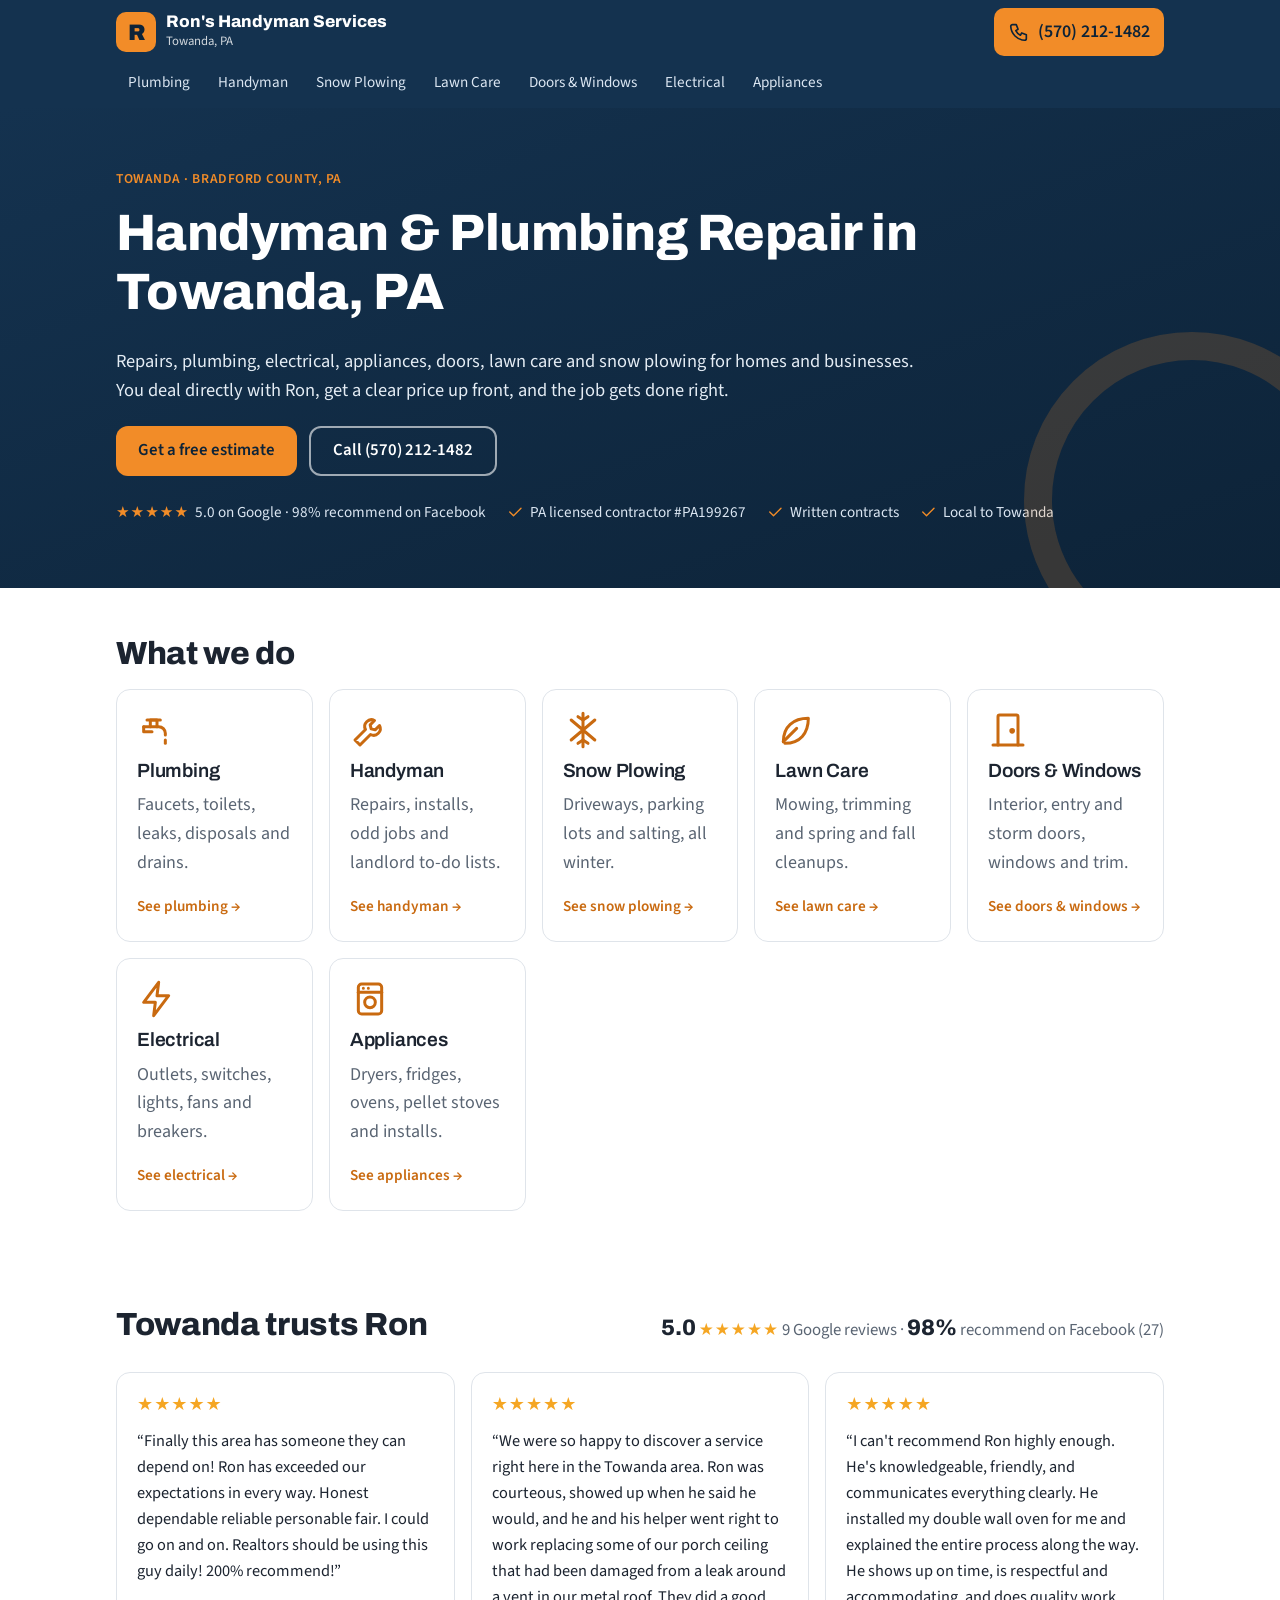
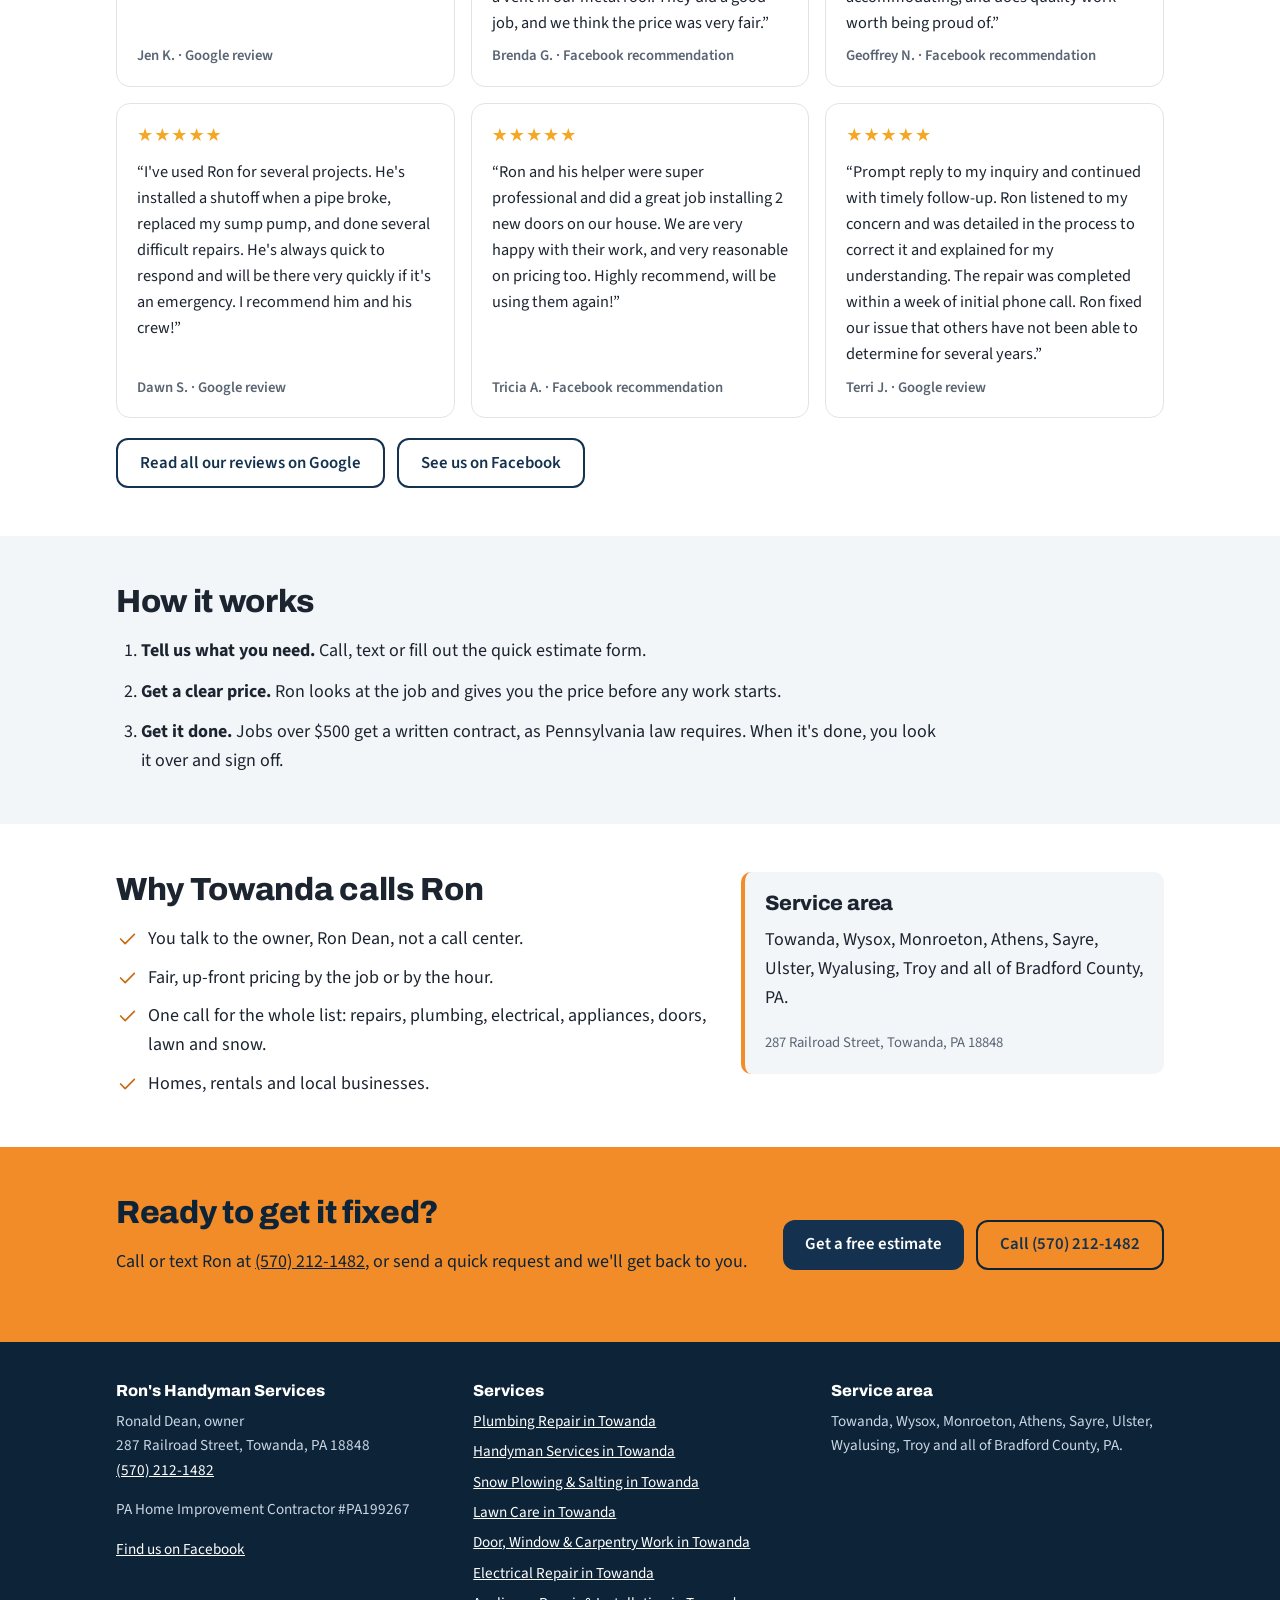
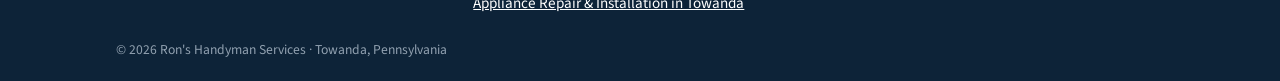
<file: index.html>
<!doctype html>
<html lang="en">
<head>
<meta charset="utf-8">
<meta name="viewport" content="width=device-width, initial-scale=1">
<title>Ron&#x27;s Handyman Services – Handyman &amp; Plumbing in Towanda, PA</title>
<meta name="description" content="Handyman, plumbing, electrical and appliance repair, lawn care and snow plowing in Towanda and Bradford County, PA. Licensed PA contractor #PA199267. Call (570) 212-1482.">
<link rel="canonical" href="https://www.ronshandymanservice.org/">
<meta property="og:type" content="website">
<meta property="og:title" content="Ron&#x27;s Handyman Services – Handyman &amp; Plumbing in Towanda, PA">
<meta property="og:description" content="Handyman, plumbing, electrical and appliance repair, lawn care and snow plowing in Towanda and Bradford County, PA. Licensed PA contractor #PA199267. Call (570) 212-1482.">
<meta property="og:url" content="https://www.ronshandymanservice.org/">
<meta name="theme-color" content="#14324f">
<link rel="icon" href="favicon.svg" type="image/svg+xml">
<link rel="preconnect" href="https://fonts.googleapis.com"><link rel="preconnect" href="https://fonts.gstatic.com" crossorigin>
<link href="https://fonts.googleapis.com/css2?family=Archivo:wght@600;800&family=Source+Sans+3:wght@400;600&display=swap" rel="stylesheet">
<link rel="stylesheet" href="style.css">
<script type="application/ld+json">{"@context": "https://schema.org", "@type": "HomeAndConstructionBusiness", "name": "Ron's Handyman Services", "url": "https://www.ronshandymanservice.org/", "telephone": "+1-570-212-1482", "founder": {"@type": "Person", "name": "Ronald Dean"}, "address": {"@type": "PostalAddress", "streetAddress": "287 Railroad Street", "addressLocality": "Towanda", "addressRegion": "PA", "postalCode": "18848", "addressCountry": "US"}, "areaServed": [{"@type": "City", "name": "Towanda, PA"}, {"@type": "City", "name": "Wysox, PA"}, {"@type": "City", "name": "Monroeton, PA"}, {"@type": "City", "name": "Athens, PA"}, {"@type": "City", "name": "Sayre, PA"}, {"@type": "City", "name": "Ulster, PA"}, {"@type": "City", "name": "Wyalusing, PA"}, {"@type": "City", "name": "Troy, PA"}, {"@type": "AdministrativeArea", "name": "Bradford County, PA"}], "sameAs": ["https://www.facebook.com/ronshandymanservicespa/", "https://www.google.com/search?q=Ron%27s+Handyman+Services+Towanda+PA"]}</script>
</head>
<body>
<a class="skip" href="#main">Skip to content</a>
<header class="top">
  <div class="wrap bar">
    <a class="brand" href="index.html" aria-label="Ron's Handyman Services home">
      <span class="mark">R</span><span><b>Ron's Handyman Services</b><small>Towanda, PA</small></span>
    </a>
    <a class="callbtn" href="tel:+15702121482"><svg class="ic" viewBox="0 0 24 24" fill="none" stroke="currentColor" stroke-width="1.8" stroke-linecap="round" stroke-linejoin="round" aria-hidden="true"><path d="M5 4h4l2 5-2.5 1.5a11 11 0 0 0 5 5L15 13l5 2v4a2 2 0 0 1-2 2A16 16 0 0 1 3 6a2 2 0 0 1 2-2"/></svg><span>(570) 212-1482</span></a>
  </div>
  <nav class="wrap nav" aria-label="Services"><a href="plumbing-towanda-pa.html">Plumbing</a><a href="handyman-towanda-pa.html">Handyman</a><a href="snow-plowing-towanda-pa.html">Snow Plowing</a><a href="lawn-care-towanda-pa.html">Lawn Care</a><a href="doors-windows-towanda-pa.html">Doors & Windows</a><a href="electrical-repair-towanda-pa.html">Electrical</a><a href="appliance-repair-towanda-pa.html">Appliances</a></nav>
</header>
<main id="main">
<section class="hero"><div class="wrap">
  <p class="eyebrow">Towanda · Bradford County, PA</p>
  <h1>Handyman &amp; Plumbing Repair in Towanda, PA</h1>
  <p class="lead">Repairs, plumbing, electrical, appliances, doors, lawn care and snow plowing for homes and businesses. You deal directly with Ron, get a clear price up front, and the job gets done right.</p>
  <div class="btns"><a class="btn primary" href="request-estimate.html">Get a free estimate</a><a class="btn ghost light" href="tel:+15702121482">Call (570) 212-1482</a></div>
  <ul class="trust"><li><span class="stars">★★★★★</span> 5.0 on Google · 98% recommend on Facebook</li><li><svg class="ic" viewBox="0 0 24 24" fill="none" stroke="currentColor" stroke-width="1.8" stroke-linecap="round" stroke-linejoin="round" aria-hidden="true"><path d="m5 12 5 5L20 7"/></svg> PA licensed contractor #PA199267</li><li><svg class="ic" viewBox="0 0 24 24" fill="none" stroke="currentColor" stroke-width="1.8" stroke-linecap="round" stroke-linejoin="round" aria-hidden="true"><path d="m5 12 5 5L20 7"/></svg> Written contracts</li><li><svg class="ic" viewBox="0 0 24 24" fill="none" stroke="currentColor" stroke-width="1.8" stroke-linecap="round" stroke-linejoin="round" aria-hidden="true"><path d="m5 12 5 5L20 7"/></svg> Local to Towanda</li></ul>
</div></section>
<section class="wrap svc">
  <h2>What we do</h2>
  <div class="cards"><a class="card" href="plumbing-towanda-pa.html"><svg class="ic big" viewBox="0 0 24 24" fill="none" stroke="currentColor" stroke-width="1.8" stroke-linecap="round" stroke-linejoin="round" aria-hidden="true"><path d="M4 10h9a4 4 0 0 1 4 4v1"/><path d="M8 10V6h4v4"/><path d="M6 6h8"/><path d="M17 18v2"/><path d="M4 10v3h5"/></svg><h3>Plumbing</h3><p>Faucets, toilets, leaks, disposals and drains.</p><span class="more-l">See plumbing →</span></a><a class="card" href="handyman-towanda-pa.html"><svg class="ic big" viewBox="0 0 24 24" fill="none" stroke="currentColor" stroke-width="1.8" stroke-linecap="round" stroke-linejoin="round" aria-hidden="true"><path d="M14.7 6.3a4 4 0 0 0-5.4 5.4L3 18l3 3 6.3-6.3a4 4 0 0 0 5.4-5.4l-2.6 2.6-2.4-.6-.6-2.4z"/></svg><h3>Handyman</h3><p>Repairs, installs, odd jobs and landlord to-do lists.</p><span class="more-l">See handyman →</span></a><a class="card" href="snow-plowing-towanda-pa.html"><svg class="ic big" viewBox="0 0 24 24" fill="none" stroke="currentColor" stroke-width="1.8" stroke-linecap="round" stroke-linejoin="round" aria-hidden="true"><path d="M12 2v20M4.9 6l14.2 12M19.1 6 4.9 18"/><path d="m9 4 3 2 3-2M9 20l3-2 3 2"/></svg><h3>Snow Plowing</h3><p>Driveways, parking lots and salting, all winter.</p><span class="more-l">See snow plowing →</span></a><a class="card" href="lawn-care-towanda-pa.html"><svg class="ic big" viewBox="0 0 24 24" fill="none" stroke="currentColor" stroke-width="1.8" stroke-linecap="round" stroke-linejoin="round" aria-hidden="true"><path d="M5 19c0-9 6-14 15-14 0 9-5 15-14 15"/><path d="M5 19 13 11"/></svg><h3>Lawn Care</h3><p>Mowing, trimming and spring and fall cleanups.</p><span class="more-l">See lawn care →</span></a><a class="card" href="doors-windows-towanda-pa.html"><svg class="ic big" viewBox="0 0 24 24" fill="none" stroke="currentColor" stroke-width="1.8" stroke-linecap="round" stroke-linejoin="round" aria-hidden="true"><path d="M6 21V4a1 1 0 0 1 1-1h10a1 1 0 0 1 1 1v17"/><path d="M3 21h18"/><circle cx="14.5" cy="12.5" r=".8" fill="currentColor"/></svg><h3>Doors & Windows</h3><p>Interior, entry and storm doors, windows and trim.</p><span class="more-l">See doors & windows →</span></a><a class="card" href="electrical-repair-towanda-pa.html"><svg class="ic big" viewBox="0 0 24 24" fill="none" stroke="currentColor" stroke-width="1.8" stroke-linecap="round" stroke-linejoin="round" aria-hidden="true"><path d="M13 2 4 14h7l-1 8 9-12h-7z"/></svg><h3>Electrical</h3><p>Outlets, switches, lights, fans and breakers.</p><span class="more-l">See electrical →</span></a><a class="card" href="appliance-repair-towanda-pa.html"><svg class="ic big" viewBox="0 0 24 24" fill="none" stroke="currentColor" stroke-width="1.8" stroke-linecap="round" stroke-linejoin="round" aria-hidden="true"><rect x="5" y="3" width="14" height="18" rx="2"/><path d="M5 8h14"/><circle cx="12" cy="14" r="3.2"/><path d="M8 5.5h.01M11 5.5h.01"/></svg><h3>Appliances</h3><p>Dryers, fridges, ovens, pellet stoves and installs.</p><span class="more-l">See appliances →</span></a></div>
</section>
<section class="wrap reviews">
  <div class="rvhead"><h2>Towanda trusts Ron</h2><p class="score"><b>5.0</b> <span class="stars" aria-label="5 out of 5 stars">★★★★★</span> <span>9 Google reviews</span> · <b>98%</b> <span>recommend on Facebook (27)</span></p></div>
  <div class="rvgrid"><figure class="rv"><span class="stars" aria-label="5 out of 5 stars">★★★★★</span><blockquote>“Finally this area has someone they can depend on! Ron has exceeded our expectations in every way. Honest dependable reliable personable fair. I could go on and on. Realtors should be using this guy daily! 200% recommend!”</blockquote><figcaption>Jen K. · Google review</figcaption></figure><figure class="rv"><span class="stars" aria-label="5 out of 5 stars">★★★★★</span><blockquote>“We were so happy to discover a service right here in the Towanda area. Ron was courteous, showed up when he said he would, and he and his helper went right to work replacing some of our porch ceiling that had been damaged from a leak around a vent in our metal roof. They did a good job, and we think the price was very fair.”</blockquote><figcaption>Brenda G. · Facebook recommendation</figcaption></figure><figure class="rv"><span class="stars" aria-label="5 out of 5 stars">★★★★★</span><blockquote>“I can&#x27;t recommend Ron highly enough. He&#x27;s knowledgeable, friendly, and communicates everything clearly. He installed my double wall oven for me and explained the entire process along the way. He shows up on time, is respectful and accommodating, and does quality work worth being proud of.”</blockquote><figcaption>Geoffrey N. · Facebook recommendation</figcaption></figure><figure class="rv"><span class="stars" aria-label="5 out of 5 stars">★★★★★</span><blockquote>“I&#x27;ve used Ron for several projects. He&#x27;s installed a shutoff when a pipe broke, replaced my sump pump, and done several difficult repairs. He&#x27;s always quick to respond and will be there very quickly if it&#x27;s an emergency. I recommend him and his crew!”</blockquote><figcaption>Dawn S. · Google review</figcaption></figure><figure class="rv"><span class="stars" aria-label="5 out of 5 stars">★★★★★</span><blockquote>“Ron and his helper were super professional and did a great job installing 2 new doors on our house. We are very happy with their work, and very reasonable on pricing too. Highly recommend, will be using them again!”</blockquote><figcaption>Tricia A. · Facebook recommendation</figcaption></figure><figure class="rv"><span class="stars" aria-label="5 out of 5 stars">★★★★★</span><blockquote>“Prompt reply to my inquiry and continued with timely follow-up. Ron listened to my concern and was detailed in the process to correct it and explained for my understanding. The repair was completed within a week of initial phone call. Ron fixed our issue that others have not been able to determine for several years.”</blockquote><figcaption>Terri J. · Google review</figcaption></figure></div>
  <div class="btns"><a class="btn ghost" href="https://www.google.com/search?q=Ron%27s+Handyman+Services+Towanda+PA" rel="noopener">Read all our reviews on Google</a><a class="btn ghost" href="https://www.facebook.com/ronshandymanservicespa/" rel="noopener">See us on Facebook</a></div>
</section>
<section class="band"><div class="wrap">
  <h2>How it works</h2>
  <ol class="steps">
    <li><b>Tell us what you need.</b> Call, text or fill out the quick estimate form.</li>
    <li><b>Get a clear price.</b> Ron looks at the job and gives you the price before any work starts.</li>
    <li><b>Get it done.</b> Jobs over $500 get a written contract, as Pennsylvania law requires. When it's done, you look it over and sign off.</li>
  </ol>
</div></section>
<section class="wrap two">
  <div>
    <h2>Why Towanda calls Ron</h2>
    <ul class="checks">
      <li><svg class="ic" viewBox="0 0 24 24" fill="none" stroke="currentColor" stroke-width="1.8" stroke-linecap="round" stroke-linejoin="round" aria-hidden="true"><path d="m5 12 5 5L20 7"/></svg><span>You talk to the owner, Ron Dean, not a call center.</span></li>
      <li><svg class="ic" viewBox="0 0 24 24" fill="none" stroke="currentColor" stroke-width="1.8" stroke-linecap="round" stroke-linejoin="round" aria-hidden="true"><path d="m5 12 5 5L20 7"/></svg><span>Fair, up-front pricing by the job or by the hour.</span></li>
      <li><svg class="ic" viewBox="0 0 24 24" fill="none" stroke="currentColor" stroke-width="1.8" stroke-linecap="round" stroke-linejoin="round" aria-hidden="true"><path d="m5 12 5 5L20 7"/></svg><span>One call for the whole list: repairs, plumbing, electrical, appliances, doors, lawn and snow.</span></li>
      <li><svg class="ic" viewBox="0 0 24 24" fill="none" stroke="currentColor" stroke-width="1.8" stroke-linecap="round" stroke-linejoin="round" aria-hidden="true"><path d="m5 12 5 5L20 7"/></svg><span>Homes, rentals and local businesses.</span></li>
    </ul>
  </div>
  <aside class="side">
    <h2>Service area</h2>
    <p>Towanda, Wysox, Monroeton, Athens, Sayre, Ulster, Wyalusing, Troy and all of Bradford County, PA.</p>
    <p class="lic">287 Railroad Street, Towanda, PA 18848</p>
  </aside>
</section>
<section class="cta"><div class="wrap ctain">
  <div><h2>Ready to get it fixed?</h2><p>Call or text Ron at <a href="tel:+15702121482">(570) 212-1482</a>, or send a quick request and we'll get back to you.</p></div>
  <div class="btns"><a class="btn primary" href="request-estimate.html">Get a free estimate</a><a class="btn ghost" href="tel:+15702121482">Call (570) 212-1482</a></div>
</div></section>
</main>
<footer class="foot">
  <div class="wrap fgrid">
    <div>
      <p class="fname">Ron's Handyman Services</p>
      <p>Ronald Dean, owner<br>287 Railroad Street, Towanda, PA 18848<br><a href="tel:+15702121482">(570) 212-1482</a></p>
      <p>PA Home Improvement Contractor #PA199267</p>
      <p><a href="https://www.facebook.com/ronshandymanservicespa/" rel="noopener">Find us on Facebook</a></p>
    </div>
    <div>
      <p class="fname">Services</p>
      <ul><li><a href="plumbing-towanda-pa.html">Plumbing Repair in Towanda</a></li><li><a href="handyman-towanda-pa.html">Handyman Services in Towanda</a></li><li><a href="snow-plowing-towanda-pa.html">Snow Plowing & Salting in Towanda</a></li><li><a href="lawn-care-towanda-pa.html">Lawn Care in Towanda</a></li><li><a href="doors-windows-towanda-pa.html">Door, Window & Carpentry Work in Towanda</a></li><li><a href="electrical-repair-towanda-pa.html">Electrical Repair in Towanda</a></li><li><a href="appliance-repair-towanda-pa.html">Appliance Repair & Installation in Towanda</a></li></ul>
    </div>
    <div>
      <p class="fname">Service area</p>
      <p>Towanda, Wysox, Monroeton, Athens, Sayre, Ulster, Wyalusing, Troy and all of Bradford County, PA.</p>
    </div>
  </div>
  <p class="wrap copy">© 2026 Ron's Handyman Services · Towanda, Pennsylvania</p>
</footer>
<div class="dock">
  <a class="d1" href="tel:+15702121482"><svg class="ic" viewBox="0 0 24 24" fill="none" stroke="currentColor" stroke-width="1.8" stroke-linecap="round" stroke-linejoin="round" aria-hidden="true"><path d="M5 4h4l2 5-2.5 1.5a11 11 0 0 0 5 5L15 13l5 2v4a2 2 0 0 1-2 2A16 16 0 0 1 3 6a2 2 0 0 1 2-2"/></svg> Call Ron</a>
  <a class="d2" href="request-estimate.html">Free estimate</a>
</div>
</body>
</html>
</file>
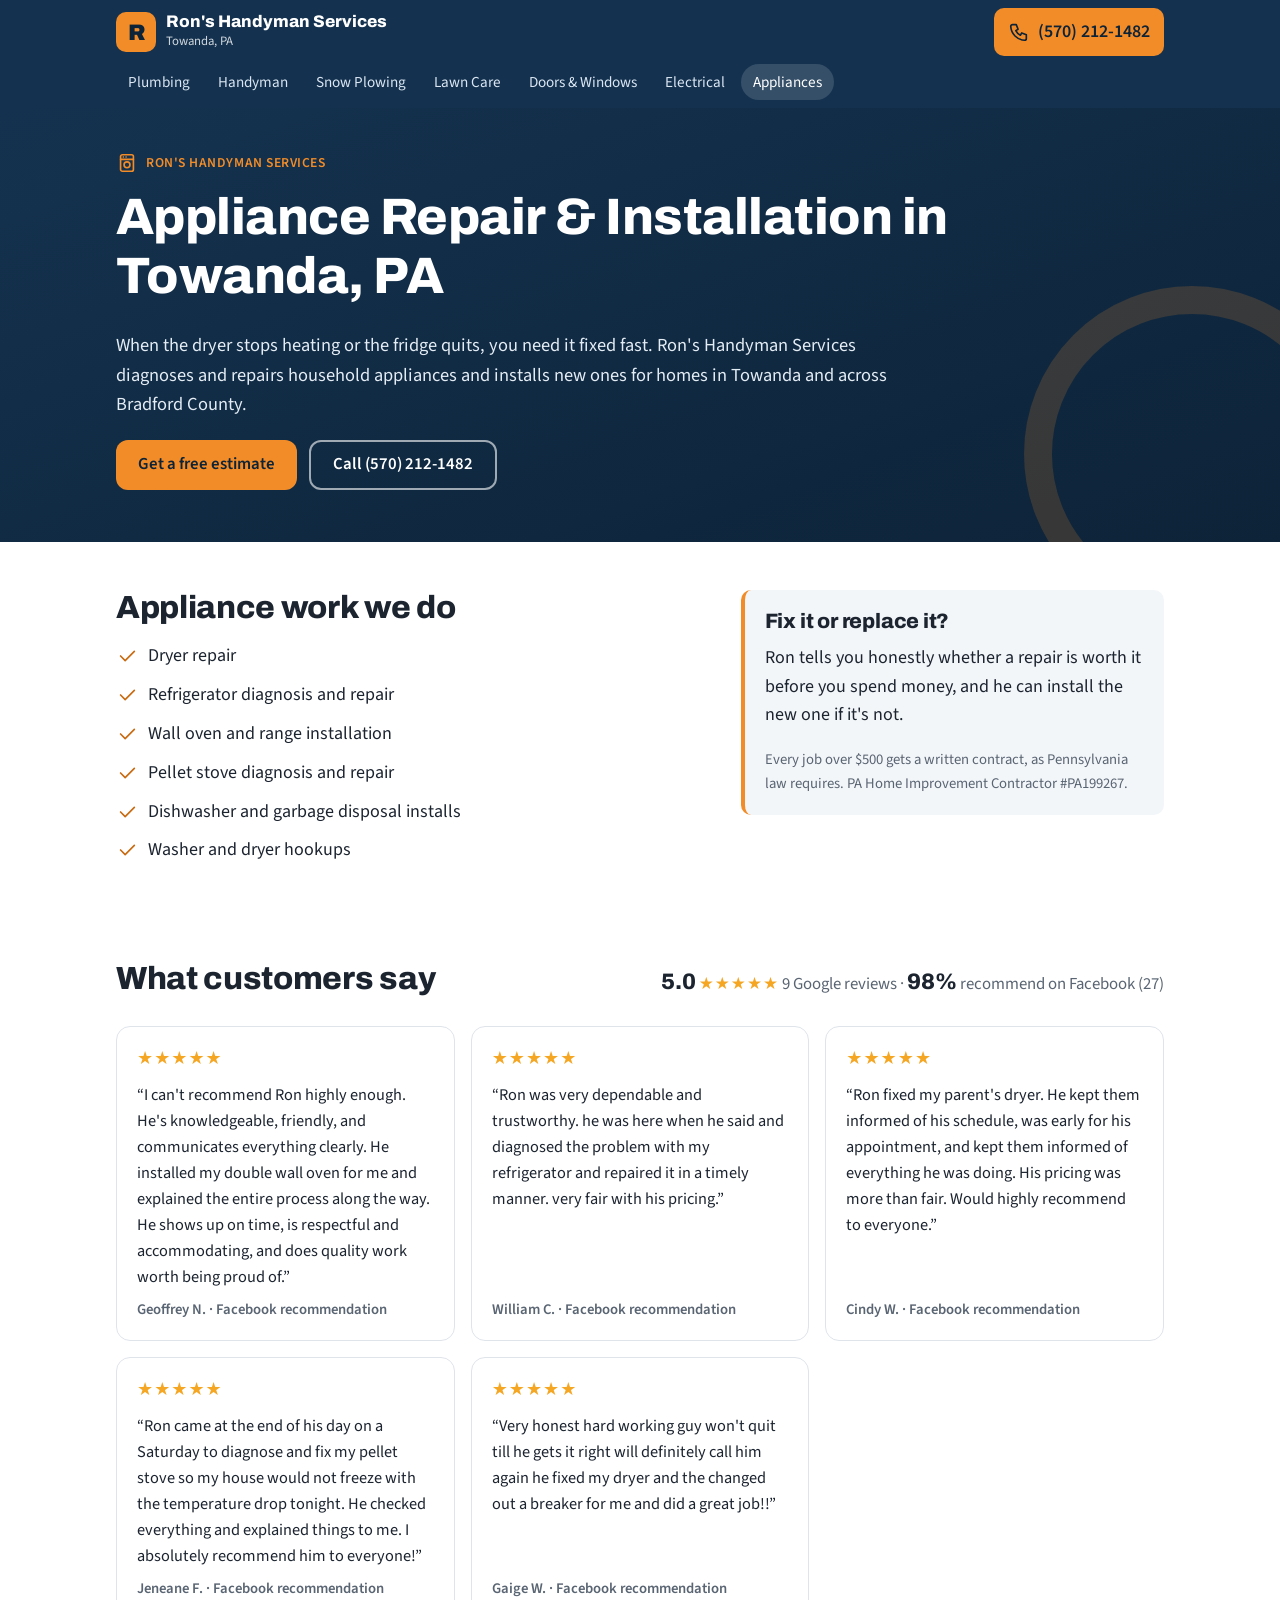
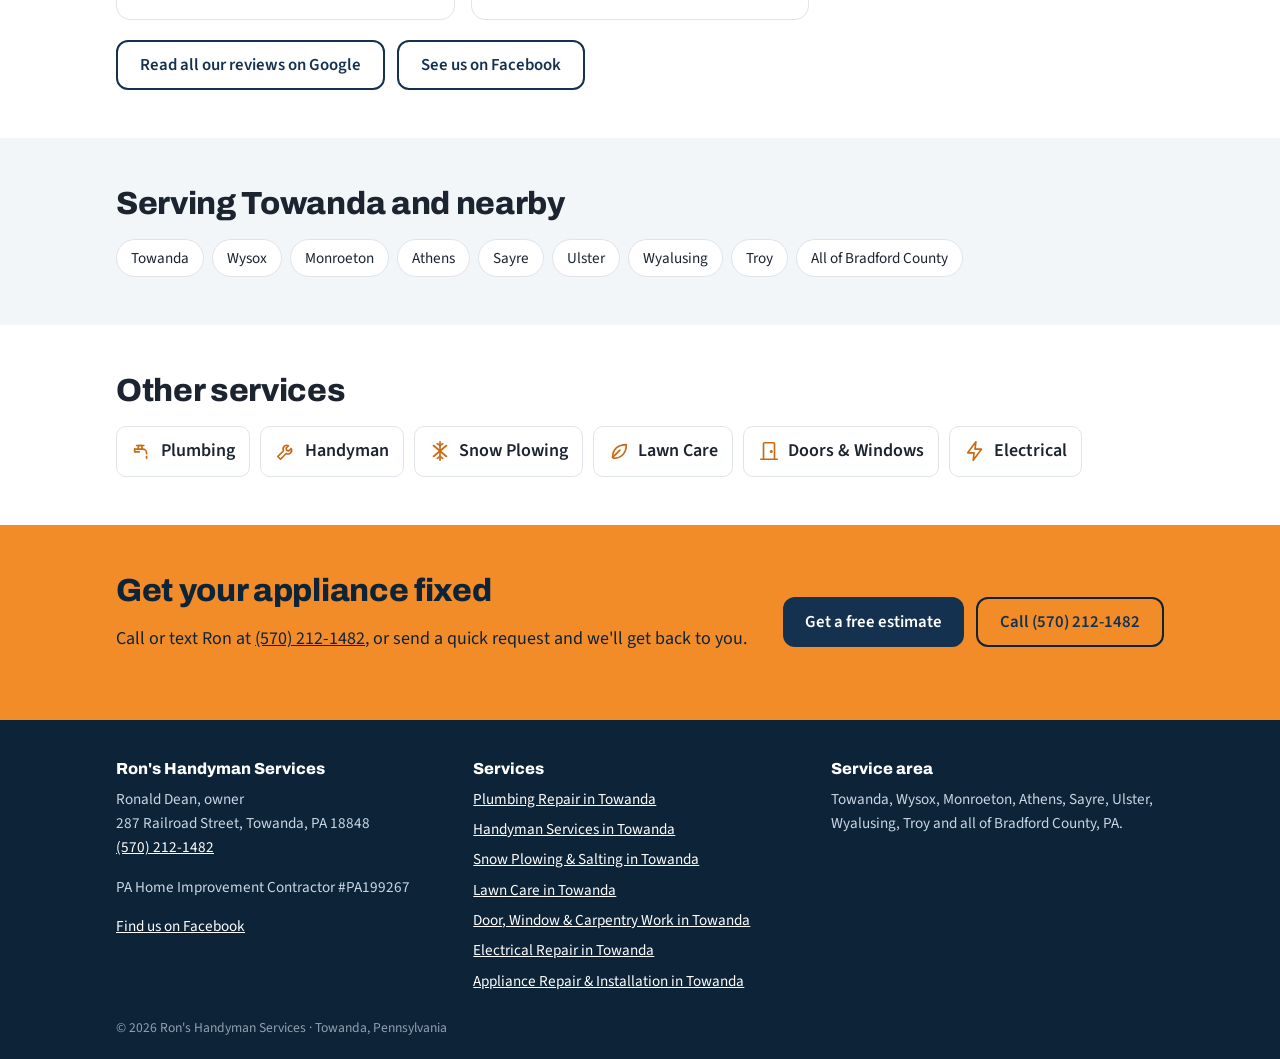
<file: appliance-repair-towanda-pa.html>
<!doctype html>
<html lang="en">
<head>
<meta charset="utf-8">
<meta name="viewport" content="width=device-width, initial-scale=1">
<title>Appliance Repair &amp; Installation in Towanda, PA – Ron&#x27;s Handyman</title>
<meta name="description" content="Dryer, refrigerator, oven and pellet stove repair, plus appliance installation, in Towanda and Bradford County. Call Ron at (570) 212-1482.">
<link rel="canonical" href="https://www.ronshandymanservice.org/appliance-repair-towanda-pa.html">
<meta property="og:type" content="website">
<meta property="og:title" content="Appliance Repair &amp; Installation in Towanda, PA – Ron&#x27;s Handyman">
<meta property="og:description" content="Dryer, refrigerator, oven and pellet stove repair, plus appliance installation, in Towanda and Bradford County. Call Ron at (570) 212-1482.">
<meta property="og:url" content="https://www.ronshandymanservice.org/appliance-repair-towanda-pa.html">
<meta name="theme-color" content="#14324f">
<link rel="icon" href="favicon.svg" type="image/svg+xml">
<link rel="preconnect" href="https://fonts.googleapis.com"><link rel="preconnect" href="https://fonts.gstatic.com" crossorigin>
<link href="https://fonts.googleapis.com/css2?family=Archivo:wght@600;800&family=Source+Sans+3:wght@400;600&display=swap" rel="stylesheet">
<link rel="stylesheet" href="style.css">
<script type="application/ld+json">{"@context": "https://schema.org", "@type": "HomeAndConstructionBusiness", "name": "Ron's Handyman Services", "url": "https://www.ronshandymanservice.org/", "telephone": "+1-570-212-1482", "founder": {"@type": "Person", "name": "Ronald Dean"}, "address": {"@type": "PostalAddress", "streetAddress": "287 Railroad Street", "addressLocality": "Towanda", "addressRegion": "PA", "postalCode": "18848", "addressCountry": "US"}, "areaServed": [{"@type": "City", "name": "Towanda, PA"}, {"@type": "City", "name": "Wysox, PA"}, {"@type": "City", "name": "Monroeton, PA"}, {"@type": "City", "name": "Athens, PA"}, {"@type": "City", "name": "Sayre, PA"}, {"@type": "City", "name": "Ulster, PA"}, {"@type": "City", "name": "Wyalusing, PA"}, {"@type": "City", "name": "Troy, PA"}, {"@type": "AdministrativeArea", "name": "Bradford County, PA"}], "sameAs": ["https://www.facebook.com/ronshandymanservicespa/", "https://www.google.com/search?q=Ron%27s+Handyman+Services+Towanda+PA"]}</script>
<script type="application/ld+json">{"@context": "https://schema.org", "@type": "Service", "name": "Appliance Repair & Installation in Towanda, PA", "description": "Dryer, refrigerator, oven and pellet stove repair, plus appliance installation, in Towanda and Bradford County. Call Ron at (570) 212-1482.", "provider": {"@type": "HomeAndConstructionBusiness", "name": "Ron's Handyman Services", "url": "https://www.ronshandymanservice.org/"}, "areaServed": "Towanda, PA", "url": "https://www.ronshandymanservice.org/appliance-repair-towanda-pa.html"}</script>
</head>
<body>
<a class="skip" href="#main">Skip to content</a>
<header class="top">
  <div class="wrap bar">
    <a class="brand" href="index.html" aria-label="Ron's Handyman Services home">
      <span class="mark">R</span><span><b>Ron's Handyman Services</b><small>Towanda, PA</small></span>
    </a>
    <a class="callbtn" href="tel:+15702121482"><svg class="ic" viewBox="0 0 24 24" fill="none" stroke="currentColor" stroke-width="1.8" stroke-linecap="round" stroke-linejoin="round" aria-hidden="true"><path d="M5 4h4l2 5-2.5 1.5a11 11 0 0 0 5 5L15 13l5 2v4a2 2 0 0 1-2 2A16 16 0 0 1 3 6a2 2 0 0 1 2-2"/></svg><span>(570) 212-1482</span></a>
  </div>
  <nav class="wrap nav" aria-label="Services"><a href="plumbing-towanda-pa.html">Plumbing</a><a href="handyman-towanda-pa.html">Handyman</a><a href="snow-plowing-towanda-pa.html">Snow Plowing</a><a href="lawn-care-towanda-pa.html">Lawn Care</a><a href="doors-windows-towanda-pa.html">Doors & Windows</a><a href="electrical-repair-towanda-pa.html">Electrical</a><a href="appliance-repair-towanda-pa.html" aria-current="page">Appliances</a></nav>
</header>
<main id="main">
<section class="hero small"><div class="wrap">
  <p class="eyebrow"><svg class="ic" viewBox="0 0 24 24" fill="none" stroke="currentColor" stroke-width="1.8" stroke-linecap="round" stroke-linejoin="round" aria-hidden="true"><rect x="5" y="3" width="14" height="18" rx="2"/><path d="M5 8h14"/><circle cx="12" cy="14" r="3.2"/><path d="M8 5.5h.01M11 5.5h.01"/></svg> Ron's Handyman Services</p>
  <h1>Appliance Repair &amp; Installation in Towanda, PA</h1>
  <p class="lead">When the dryer stops heating or the fridge quits, you need it fixed fast. Ron&#x27;s Handyman Services diagnoses and repairs household appliances and installs new ones for homes in Towanda and across Bradford County.</p>
  <div class="btns"><a class="btn primary" href="request-estimate.html">Get a free estimate</a><a class="btn ghost light" href="tel:+15702121482">Call (570) 212-1482</a></div>
</div></section>
<section class="wrap two">
  <div>
    <h2>Appliance work we do</h2>
    <ul class="checks"><li><svg class="ic" viewBox="0 0 24 24" fill="none" stroke="currentColor" stroke-width="1.8" stroke-linecap="round" stroke-linejoin="round" aria-hidden="true"><path d="m5 12 5 5L20 7"/></svg><span>Dryer repair</span></li><li><svg class="ic" viewBox="0 0 24 24" fill="none" stroke="currentColor" stroke-width="1.8" stroke-linecap="round" stroke-linejoin="round" aria-hidden="true"><path d="m5 12 5 5L20 7"/></svg><span>Refrigerator diagnosis and repair</span></li><li><svg class="ic" viewBox="0 0 24 24" fill="none" stroke="currentColor" stroke-width="1.8" stroke-linecap="round" stroke-linejoin="round" aria-hidden="true"><path d="m5 12 5 5L20 7"/></svg><span>Wall oven and range installation</span></li><li><svg class="ic" viewBox="0 0 24 24" fill="none" stroke="currentColor" stroke-width="1.8" stroke-linecap="round" stroke-linejoin="round" aria-hidden="true"><path d="m5 12 5 5L20 7"/></svg><span>Pellet stove diagnosis and repair</span></li><li><svg class="ic" viewBox="0 0 24 24" fill="none" stroke="currentColor" stroke-width="1.8" stroke-linecap="round" stroke-linejoin="round" aria-hidden="true"><path d="m5 12 5 5L20 7"/></svg><span>Dishwasher and garbage disposal installs</span></li><li><svg class="ic" viewBox="0 0 24 24" fill="none" stroke="currentColor" stroke-width="1.8" stroke-linecap="round" stroke-linejoin="round" aria-hidden="true"><path d="m5 12 5 5L20 7"/></svg><span>Washer and dryer hookups</span></li></ul>
  </div>
  <aside class="side">
    <h2>Fix it or replace it?</h2>
    <p>Ron tells you honestly whether a repair is worth it before you spend money, and he can install the new one if it&#x27;s not.</p>
    <p class="lic">Every job over $500 gets a written contract, as Pennsylvania law requires. PA Home Improvement Contractor #PA199267.</p>
  </aside>
</section>
<section class="wrap reviews">
  <div class="rvhead"><h2>What customers say</h2><p class="score"><b>5.0</b> <span class="stars" aria-label="5 out of 5 stars">★★★★★</span> <span>9 Google reviews</span> · <b>98%</b> <span>recommend on Facebook (27)</span></p></div>
  <div class="rvgrid"><figure class="rv"><span class="stars" aria-label="5 out of 5 stars">★★★★★</span><blockquote>“I can&#x27;t recommend Ron highly enough. He&#x27;s knowledgeable, friendly, and communicates everything clearly. He installed my double wall oven for me and explained the entire process along the way. He shows up on time, is respectful and accommodating, and does quality work worth being proud of.”</blockquote><figcaption>Geoffrey N. · Facebook recommendation</figcaption></figure><figure class="rv"><span class="stars" aria-label="5 out of 5 stars">★★★★★</span><blockquote>“Ron was very dependable and trustworthy. he was here when he said and diagnosed the problem with my refrigerator and repaired it in a timely manner. very fair with his pricing.”</blockquote><figcaption>William C. · Facebook recommendation</figcaption></figure><figure class="rv"><span class="stars" aria-label="5 out of 5 stars">★★★★★</span><blockquote>“Ron fixed my parent&#x27;s dryer. He kept them informed of his schedule, was early for his appointment, and kept them informed of everything he was doing. His pricing was more than fair. Would highly recommend to everyone.”</blockquote><figcaption>Cindy W. · Facebook recommendation</figcaption></figure><figure class="rv"><span class="stars" aria-label="5 out of 5 stars">★★★★★</span><blockquote>“Ron came at the end of his day on a Saturday to diagnose and fix my pellet stove so my house would not freeze with the temperature drop tonight. He checked everything and explained things to me. I absolutely recommend him to everyone!”</blockquote><figcaption>Jeneane F. · Facebook recommendation</figcaption></figure><figure class="rv"><span class="stars" aria-label="5 out of 5 stars">★★★★★</span><blockquote>“Very honest hard working guy won&#x27;t quit till he gets it right will definitely call him again he fixed my dryer and the changed out a breaker for me and did a great job!!”</blockquote><figcaption>Gaige W. · Facebook recommendation</figcaption></figure></div>
  <div class="btns"><a class="btn ghost" href="https://www.google.com/search?q=Ron%27s+Handyman+Services+Towanda+PA" rel="noopener">Read all our reviews on Google</a><a class="btn ghost" href="https://www.facebook.com/ronshandymanservicespa/" rel="noopener">See us on Facebook</a></div>
</section>
<section class="band"><div class="wrap">
  <h2>Serving Towanda and nearby</h2>
  <ul class="towns"><li>Towanda</li><li>Wysox</li><li>Monroeton</li><li>Athens</li><li>Sayre</li><li>Ulster</li><li>Wyalusing</li><li>Troy</li><li>All of Bradford County</li></ul>
</div></section>
<section class="wrap more"><h2>Other services</h2><div class="minis"><a class="mini" href="plumbing-towanda-pa.html"><svg class="ic" viewBox="0 0 24 24" fill="none" stroke="currentColor" stroke-width="1.8" stroke-linecap="round" stroke-linejoin="round" aria-hidden="true"><path d="M4 10h9a4 4 0 0 1 4 4v1"/><path d="M8 10V6h4v4"/><path d="M6 6h8"/><path d="M17 18v2"/><path d="M4 10v3h5"/></svg><span>Plumbing</span></a><a class="mini" href="handyman-towanda-pa.html"><svg class="ic" viewBox="0 0 24 24" fill="none" stroke="currentColor" stroke-width="1.8" stroke-linecap="round" stroke-linejoin="round" aria-hidden="true"><path d="M14.7 6.3a4 4 0 0 0-5.4 5.4L3 18l3 3 6.3-6.3a4 4 0 0 0 5.4-5.4l-2.6 2.6-2.4-.6-.6-2.4z"/></svg><span>Handyman</span></a><a class="mini" href="snow-plowing-towanda-pa.html"><svg class="ic" viewBox="0 0 24 24" fill="none" stroke="currentColor" stroke-width="1.8" stroke-linecap="round" stroke-linejoin="round" aria-hidden="true"><path d="M12 2v20M4.9 6l14.2 12M19.1 6 4.9 18"/><path d="m9 4 3 2 3-2M9 20l3-2 3 2"/></svg><span>Snow Plowing</span></a><a class="mini" href="lawn-care-towanda-pa.html"><svg class="ic" viewBox="0 0 24 24" fill="none" stroke="currentColor" stroke-width="1.8" stroke-linecap="round" stroke-linejoin="round" aria-hidden="true"><path d="M5 19c0-9 6-14 15-14 0 9-5 15-14 15"/><path d="M5 19 13 11"/></svg><span>Lawn Care</span></a><a class="mini" href="doors-windows-towanda-pa.html"><svg class="ic" viewBox="0 0 24 24" fill="none" stroke="currentColor" stroke-width="1.8" stroke-linecap="round" stroke-linejoin="round" aria-hidden="true"><path d="M6 21V4a1 1 0 0 1 1-1h10a1 1 0 0 1 1 1v17"/><path d="M3 21h18"/><circle cx="14.5" cy="12.5" r=".8" fill="currentColor"/></svg><span>Doors & Windows</span></a><a class="mini" href="electrical-repair-towanda-pa.html"><svg class="ic" viewBox="0 0 24 24" fill="none" stroke="currentColor" stroke-width="1.8" stroke-linecap="round" stroke-linejoin="round" aria-hidden="true"><path d="M13 2 4 14h7l-1 8 9-12h-7z"/></svg><span>Electrical</span></a></div></section>
<section class="cta"><div class="wrap ctain">
  <div><h2>Get your appliance fixed</h2><p>Call or text Ron at <a href="tel:+15702121482">(570) 212-1482</a>, or send a quick request and we'll get back to you.</p></div>
  <div class="btns"><a class="btn primary" href="request-estimate.html">Get a free estimate</a><a class="btn ghost" href="tel:+15702121482">Call (570) 212-1482</a></div>
</div></section>
</main>
<footer class="foot">
  <div class="wrap fgrid">
    <div>
      <p class="fname">Ron's Handyman Services</p>
      <p>Ronald Dean, owner<br>287 Railroad Street, Towanda, PA 18848<br><a href="tel:+15702121482">(570) 212-1482</a></p>
      <p>PA Home Improvement Contractor #PA199267</p>
      <p><a href="https://www.facebook.com/ronshandymanservicespa/" rel="noopener">Find us on Facebook</a></p>
    </div>
    <div>
      <p class="fname">Services</p>
      <ul><li><a href="plumbing-towanda-pa.html">Plumbing Repair in Towanda</a></li><li><a href="handyman-towanda-pa.html">Handyman Services in Towanda</a></li><li><a href="snow-plowing-towanda-pa.html">Snow Plowing & Salting in Towanda</a></li><li><a href="lawn-care-towanda-pa.html">Lawn Care in Towanda</a></li><li><a href="doors-windows-towanda-pa.html">Door, Window & Carpentry Work in Towanda</a></li><li><a href="electrical-repair-towanda-pa.html">Electrical Repair in Towanda</a></li><li><a href="appliance-repair-towanda-pa.html">Appliance Repair & Installation in Towanda</a></li></ul>
    </div>
    <div>
      <p class="fname">Service area</p>
      <p>Towanda, Wysox, Monroeton, Athens, Sayre, Ulster, Wyalusing, Troy and all of Bradford County, PA.</p>
    </div>
  </div>
  <p class="wrap copy">© 2026 Ron's Handyman Services · Towanda, Pennsylvania</p>
</footer>
<div class="dock">
  <a class="d1" href="tel:+15702121482"><svg class="ic" viewBox="0 0 24 24" fill="none" stroke="currentColor" stroke-width="1.8" stroke-linecap="round" stroke-linejoin="round" aria-hidden="true"><path d="M5 4h4l2 5-2.5 1.5a11 11 0 0 0 5 5L15 13l5 2v4a2 2 0 0 1-2 2A16 16 0 0 1 3 6a2 2 0 0 1 2-2"/></svg> Call Ron</a>
  <a class="d2" href="request-estimate.html">Free estimate</a>
</div>
</body>
</html>
</file>
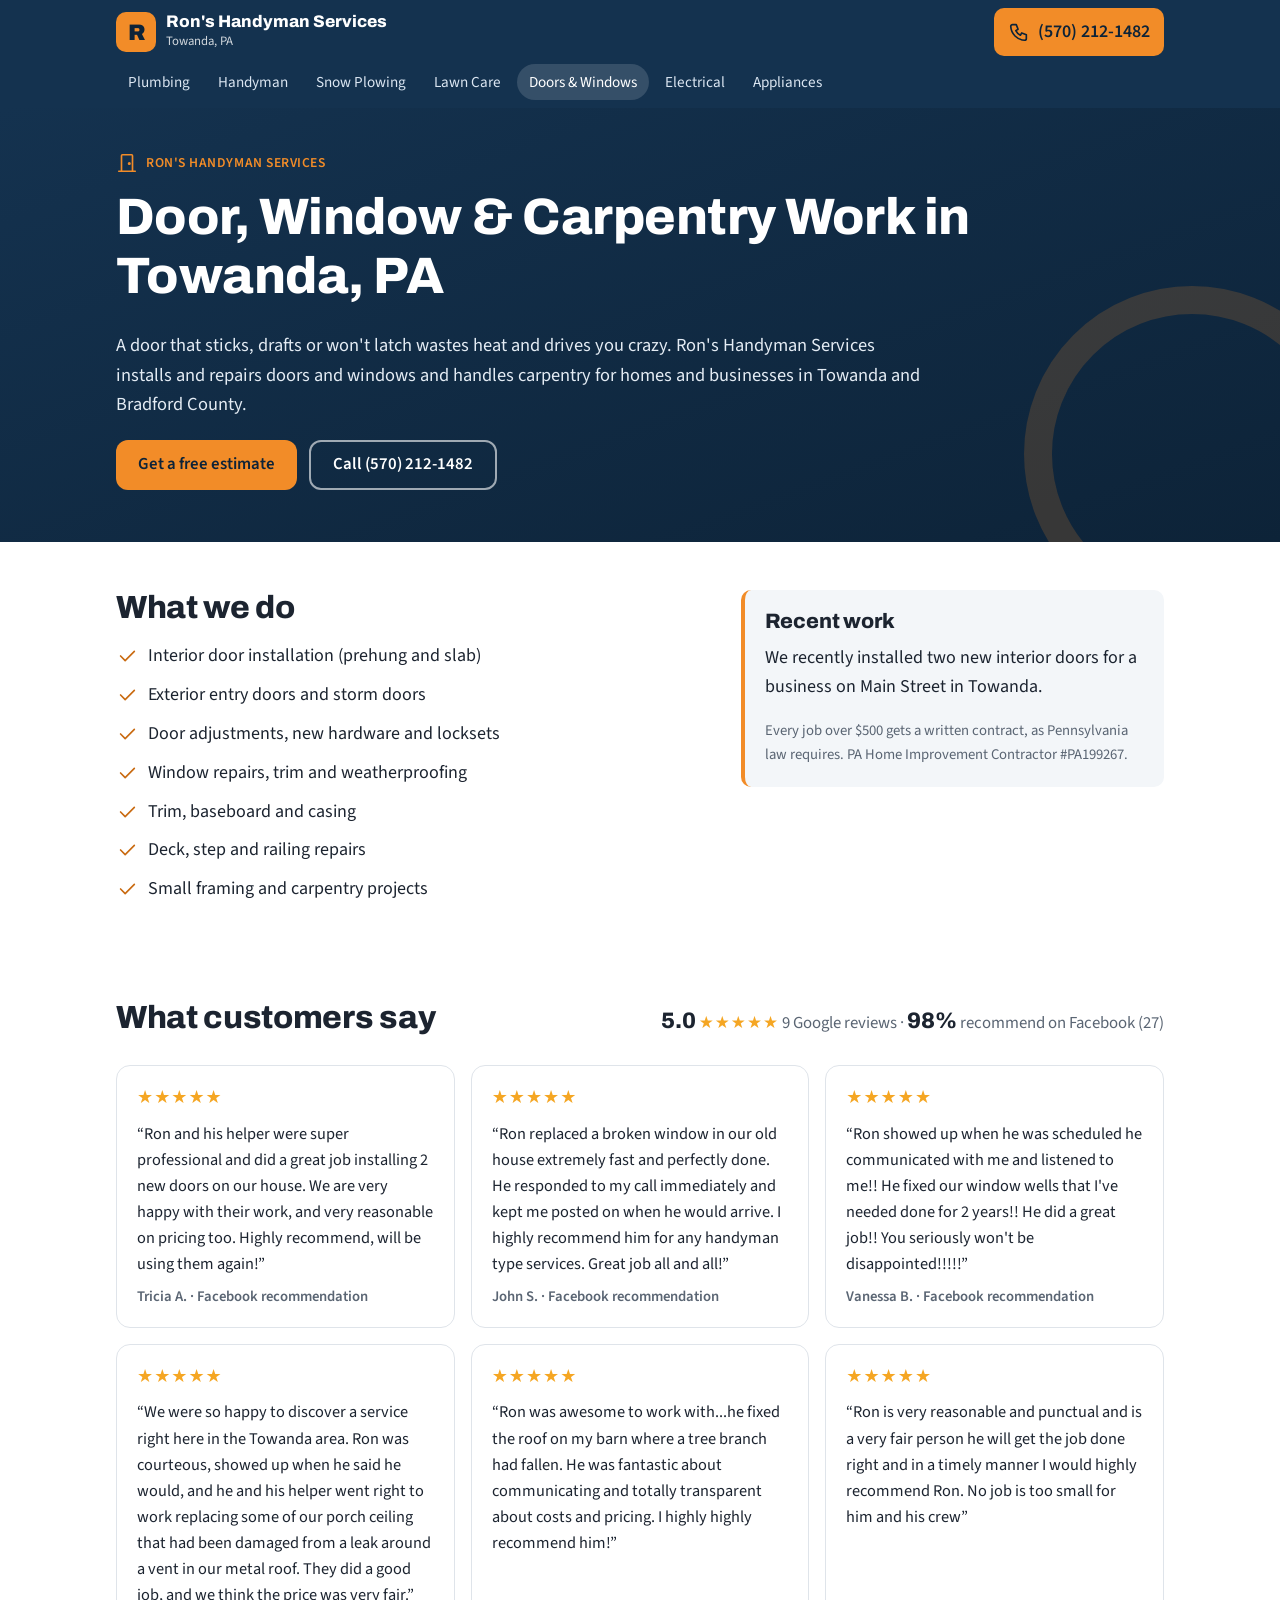
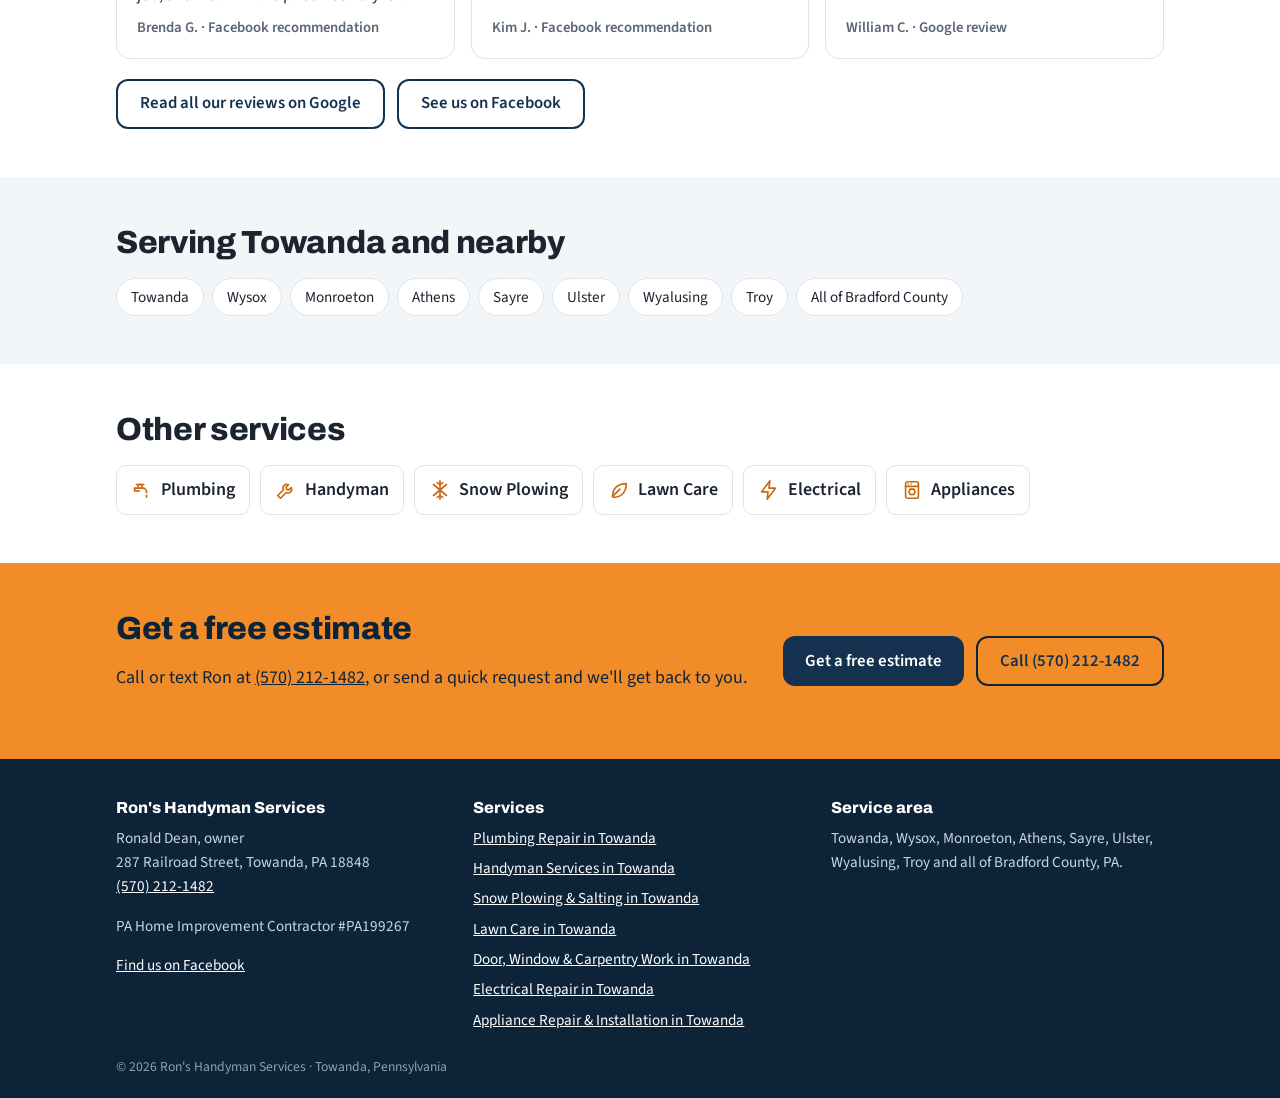
<file: doors-windows-towanda-pa.html>
<!doctype html>
<html lang="en">
<head>
<meta charset="utf-8">
<meta name="viewport" content="width=device-width, initial-scale=1">
<title>Door &amp; Window Installation in Towanda, PA – Ron&#x27;s Handyman</title>
<meta name="description" content="Interior, exterior and storm doors, window repairs and carpentry in Towanda and Bradford County. Free estimates. Call Ron at (570) 212-1482.">
<link rel="canonical" href="https://www.ronshandymanservice.org/doors-windows-towanda-pa.html">
<meta property="og:type" content="website">
<meta property="og:title" content="Door &amp; Window Installation in Towanda, PA – Ron&#x27;s Handyman">
<meta property="og:description" content="Interior, exterior and storm doors, window repairs and carpentry in Towanda and Bradford County. Free estimates. Call Ron at (570) 212-1482.">
<meta property="og:url" content="https://www.ronshandymanservice.org/doors-windows-towanda-pa.html">
<meta name="theme-color" content="#14324f">
<link rel="icon" href="favicon.svg" type="image/svg+xml">
<link rel="preconnect" href="https://fonts.googleapis.com"><link rel="preconnect" href="https://fonts.gstatic.com" crossorigin>
<link href="https://fonts.googleapis.com/css2?family=Archivo:wght@600;800&family=Source+Sans+3:wght@400;600&display=swap" rel="stylesheet">
<link rel="stylesheet" href="style.css">
<script type="application/ld+json">{"@context": "https://schema.org", "@type": "HomeAndConstructionBusiness", "name": "Ron's Handyman Services", "url": "https://www.ronshandymanservice.org/", "telephone": "+1-570-212-1482", "founder": {"@type": "Person", "name": "Ronald Dean"}, "address": {"@type": "PostalAddress", "streetAddress": "287 Railroad Street", "addressLocality": "Towanda", "addressRegion": "PA", "postalCode": "18848", "addressCountry": "US"}, "areaServed": [{"@type": "City", "name": "Towanda, PA"}, {"@type": "City", "name": "Wysox, PA"}, {"@type": "City", "name": "Monroeton, PA"}, {"@type": "City", "name": "Athens, PA"}, {"@type": "City", "name": "Sayre, PA"}, {"@type": "City", "name": "Ulster, PA"}, {"@type": "City", "name": "Wyalusing, PA"}, {"@type": "City", "name": "Troy, PA"}, {"@type": "AdministrativeArea", "name": "Bradford County, PA"}], "sameAs": ["https://www.facebook.com/ronshandymanservicespa/", "https://www.google.com/search?q=Ron%27s+Handyman+Services+Towanda+PA"]}</script>
<script type="application/ld+json">{"@context": "https://schema.org", "@type": "Service", "name": "Door, Window & Carpentry Work in Towanda, PA", "description": "Interior, exterior and storm doors, window repairs and carpentry in Towanda and Bradford County. Free estimates. Call Ron at (570) 212-1482.", "provider": {"@type": "HomeAndConstructionBusiness", "name": "Ron's Handyman Services", "url": "https://www.ronshandymanservice.org/"}, "areaServed": "Towanda, PA", "url": "https://www.ronshandymanservice.org/doors-windows-towanda-pa.html"}</script>
</head>
<body>
<a class="skip" href="#main">Skip to content</a>
<header class="top">
  <div class="wrap bar">
    <a class="brand" href="index.html" aria-label="Ron's Handyman Services home">
      <span class="mark">R</span><span><b>Ron's Handyman Services</b><small>Towanda, PA</small></span>
    </a>
    <a class="callbtn" href="tel:+15702121482"><svg class="ic" viewBox="0 0 24 24" fill="none" stroke="currentColor" stroke-width="1.8" stroke-linecap="round" stroke-linejoin="round" aria-hidden="true"><path d="M5 4h4l2 5-2.5 1.5a11 11 0 0 0 5 5L15 13l5 2v4a2 2 0 0 1-2 2A16 16 0 0 1 3 6a2 2 0 0 1 2-2"/></svg><span>(570) 212-1482</span></a>
  </div>
  <nav class="wrap nav" aria-label="Services"><a href="plumbing-towanda-pa.html">Plumbing</a><a href="handyman-towanda-pa.html">Handyman</a><a href="snow-plowing-towanda-pa.html">Snow Plowing</a><a href="lawn-care-towanda-pa.html">Lawn Care</a><a href="doors-windows-towanda-pa.html" aria-current="page">Doors & Windows</a><a href="electrical-repair-towanda-pa.html">Electrical</a><a href="appliance-repair-towanda-pa.html">Appliances</a></nav>
</header>
<main id="main">
<section class="hero small"><div class="wrap">
  <p class="eyebrow"><svg class="ic" viewBox="0 0 24 24" fill="none" stroke="currentColor" stroke-width="1.8" stroke-linecap="round" stroke-linejoin="round" aria-hidden="true"><path d="M6 21V4a1 1 0 0 1 1-1h10a1 1 0 0 1 1 1v17"/><path d="M3 21h18"/><circle cx="14.5" cy="12.5" r=".8" fill="currentColor"/></svg> Ron's Handyman Services</p>
  <h1>Door, Window &amp; Carpentry Work in Towanda, PA</h1>
  <p class="lead">A door that sticks, drafts or won&#x27;t latch wastes heat and drives you crazy. Ron&#x27;s Handyman Services installs and repairs doors and windows and handles carpentry for homes and businesses in Towanda and Bradford County.</p>
  <div class="btns"><a class="btn primary" href="request-estimate.html">Get a free estimate</a><a class="btn ghost light" href="tel:+15702121482">Call (570) 212-1482</a></div>
</div></section>
<section class="wrap two">
  <div>
    <h2>What we do</h2>
    <ul class="checks"><li><svg class="ic" viewBox="0 0 24 24" fill="none" stroke="currentColor" stroke-width="1.8" stroke-linecap="round" stroke-linejoin="round" aria-hidden="true"><path d="m5 12 5 5L20 7"/></svg><span>Interior door installation (prehung and slab)</span></li><li><svg class="ic" viewBox="0 0 24 24" fill="none" stroke="currentColor" stroke-width="1.8" stroke-linecap="round" stroke-linejoin="round" aria-hidden="true"><path d="m5 12 5 5L20 7"/></svg><span>Exterior entry doors and storm doors</span></li><li><svg class="ic" viewBox="0 0 24 24" fill="none" stroke="currentColor" stroke-width="1.8" stroke-linecap="round" stroke-linejoin="round" aria-hidden="true"><path d="m5 12 5 5L20 7"/></svg><span>Door adjustments, new hardware and locksets</span></li><li><svg class="ic" viewBox="0 0 24 24" fill="none" stroke="currentColor" stroke-width="1.8" stroke-linecap="round" stroke-linejoin="round" aria-hidden="true"><path d="m5 12 5 5L20 7"/></svg><span>Window repairs, trim and weatherproofing</span></li><li><svg class="ic" viewBox="0 0 24 24" fill="none" stroke="currentColor" stroke-width="1.8" stroke-linecap="round" stroke-linejoin="round" aria-hidden="true"><path d="m5 12 5 5L20 7"/></svg><span>Trim, baseboard and casing</span></li><li><svg class="ic" viewBox="0 0 24 24" fill="none" stroke="currentColor" stroke-width="1.8" stroke-linecap="round" stroke-linejoin="round" aria-hidden="true"><path d="m5 12 5 5L20 7"/></svg><span>Deck, step and railing repairs</span></li><li><svg class="ic" viewBox="0 0 24 24" fill="none" stroke="currentColor" stroke-width="1.8" stroke-linecap="round" stroke-linejoin="round" aria-hidden="true"><path d="m5 12 5 5L20 7"/></svg><span>Small framing and carpentry projects</span></li></ul>
  </div>
  <aside class="side">
    <h2>Recent work</h2>
    <p>We recently installed two new interior doors for a business on Main Street in Towanda.</p>
    <p class="lic">Every job over $500 gets a written contract, as Pennsylvania law requires. PA Home Improvement Contractor #PA199267.</p>
  </aside>
</section>
<section class="wrap reviews">
  <div class="rvhead"><h2>What customers say</h2><p class="score"><b>5.0</b> <span class="stars" aria-label="5 out of 5 stars">★★★★★</span> <span>9 Google reviews</span> · <b>98%</b> <span>recommend on Facebook (27)</span></p></div>
  <div class="rvgrid"><figure class="rv"><span class="stars" aria-label="5 out of 5 stars">★★★★★</span><blockquote>“Ron and his helper were super professional and did a great job installing 2 new doors on our house. We are very happy with their work, and very reasonable on pricing too. Highly recommend, will be using them again!”</blockquote><figcaption>Tricia A. · Facebook recommendation</figcaption></figure><figure class="rv"><span class="stars" aria-label="5 out of 5 stars">★★★★★</span><blockquote>“Ron replaced a broken window in our old house extremely fast and perfectly done. He responded to my call immediately and kept me posted on when he would arrive. I highly recommend him for any handyman type services. Great job all and all!”</blockquote><figcaption>John S. · Facebook recommendation</figcaption></figure><figure class="rv"><span class="stars" aria-label="5 out of 5 stars">★★★★★</span><blockquote>“Ron showed up when he was scheduled he communicated with me and listened to me!! He fixed our window wells that I&#x27;ve needed done for 2 years!! He did a great job!! You seriously won&#x27;t be disappointed!!!!!”</blockquote><figcaption>Vanessa B. · Facebook recommendation</figcaption></figure><figure class="rv"><span class="stars" aria-label="5 out of 5 stars">★★★★★</span><blockquote>“We were so happy to discover a service right here in the Towanda area. Ron was courteous, showed up when he said he would, and he and his helper went right to work replacing some of our porch ceiling that had been damaged from a leak around a vent in our metal roof. They did a good job, and we think the price was very fair.”</blockquote><figcaption>Brenda G. · Facebook recommendation</figcaption></figure><figure class="rv"><span class="stars" aria-label="5 out of 5 stars">★★★★★</span><blockquote>“Ron was awesome to work with...he fixed the roof on my barn where a tree branch had fallen. He was fantastic about communicating and totally transparent about costs and pricing. I highly highly recommend him!”</blockquote><figcaption>Kim J. · Facebook recommendation</figcaption></figure><figure class="rv"><span class="stars" aria-label="5 out of 5 stars">★★★★★</span><blockquote>“Ron is very reasonable and punctual and is a very fair person he will get the job done right and in a timely manner I would highly recommend Ron. No job is too small for him and his crew”</blockquote><figcaption>William C. · Google review</figcaption></figure></div>
  <div class="btns"><a class="btn ghost" href="https://www.google.com/search?q=Ron%27s+Handyman+Services+Towanda+PA" rel="noopener">Read all our reviews on Google</a><a class="btn ghost" href="https://www.facebook.com/ronshandymanservicespa/" rel="noopener">See us on Facebook</a></div>
</section>
<section class="band"><div class="wrap">
  <h2>Serving Towanda and nearby</h2>
  <ul class="towns"><li>Towanda</li><li>Wysox</li><li>Monroeton</li><li>Athens</li><li>Sayre</li><li>Ulster</li><li>Wyalusing</li><li>Troy</li><li>All of Bradford County</li></ul>
</div></section>
<section class="wrap more"><h2>Other services</h2><div class="minis"><a class="mini" href="plumbing-towanda-pa.html"><svg class="ic" viewBox="0 0 24 24" fill="none" stroke="currentColor" stroke-width="1.8" stroke-linecap="round" stroke-linejoin="round" aria-hidden="true"><path d="M4 10h9a4 4 0 0 1 4 4v1"/><path d="M8 10V6h4v4"/><path d="M6 6h8"/><path d="M17 18v2"/><path d="M4 10v3h5"/></svg><span>Plumbing</span></a><a class="mini" href="handyman-towanda-pa.html"><svg class="ic" viewBox="0 0 24 24" fill="none" stroke="currentColor" stroke-width="1.8" stroke-linecap="round" stroke-linejoin="round" aria-hidden="true"><path d="M14.7 6.3a4 4 0 0 0-5.4 5.4L3 18l3 3 6.3-6.3a4 4 0 0 0 5.4-5.4l-2.6 2.6-2.4-.6-.6-2.4z"/></svg><span>Handyman</span></a><a class="mini" href="snow-plowing-towanda-pa.html"><svg class="ic" viewBox="0 0 24 24" fill="none" stroke="currentColor" stroke-width="1.8" stroke-linecap="round" stroke-linejoin="round" aria-hidden="true"><path d="M12 2v20M4.9 6l14.2 12M19.1 6 4.9 18"/><path d="m9 4 3 2 3-2M9 20l3-2 3 2"/></svg><span>Snow Plowing</span></a><a class="mini" href="lawn-care-towanda-pa.html"><svg class="ic" viewBox="0 0 24 24" fill="none" stroke="currentColor" stroke-width="1.8" stroke-linecap="round" stroke-linejoin="round" aria-hidden="true"><path d="M5 19c0-9 6-14 15-14 0 9-5 15-14 15"/><path d="M5 19 13 11"/></svg><span>Lawn Care</span></a><a class="mini" href="electrical-repair-towanda-pa.html"><svg class="ic" viewBox="0 0 24 24" fill="none" stroke="currentColor" stroke-width="1.8" stroke-linecap="round" stroke-linejoin="round" aria-hidden="true"><path d="M13 2 4 14h7l-1 8 9-12h-7z"/></svg><span>Electrical</span></a><a class="mini" href="appliance-repair-towanda-pa.html"><svg class="ic" viewBox="0 0 24 24" fill="none" stroke="currentColor" stroke-width="1.8" stroke-linecap="round" stroke-linejoin="round" aria-hidden="true"><rect x="5" y="3" width="14" height="18" rx="2"/><path d="M5 8h14"/><circle cx="12" cy="14" r="3.2"/><path d="M8 5.5h.01M11 5.5h.01"/></svg><span>Appliances</span></a></div></section>
<section class="cta"><div class="wrap ctain">
  <div><h2>Get a free estimate</h2><p>Call or text Ron at <a href="tel:+15702121482">(570) 212-1482</a>, or send a quick request and we'll get back to you.</p></div>
  <div class="btns"><a class="btn primary" href="request-estimate.html">Get a free estimate</a><a class="btn ghost" href="tel:+15702121482">Call (570) 212-1482</a></div>
</div></section>
</main>
<footer class="foot">
  <div class="wrap fgrid">
    <div>
      <p class="fname">Ron's Handyman Services</p>
      <p>Ronald Dean, owner<br>287 Railroad Street, Towanda, PA 18848<br><a href="tel:+15702121482">(570) 212-1482</a></p>
      <p>PA Home Improvement Contractor #PA199267</p>
      <p><a href="https://www.facebook.com/ronshandymanservicespa/" rel="noopener">Find us on Facebook</a></p>
    </div>
    <div>
      <p class="fname">Services</p>
      <ul><li><a href="plumbing-towanda-pa.html">Plumbing Repair in Towanda</a></li><li><a href="handyman-towanda-pa.html">Handyman Services in Towanda</a></li><li><a href="snow-plowing-towanda-pa.html">Snow Plowing & Salting in Towanda</a></li><li><a href="lawn-care-towanda-pa.html">Lawn Care in Towanda</a></li><li><a href="doors-windows-towanda-pa.html">Door, Window & Carpentry Work in Towanda</a></li><li><a href="electrical-repair-towanda-pa.html">Electrical Repair in Towanda</a></li><li><a href="appliance-repair-towanda-pa.html">Appliance Repair & Installation in Towanda</a></li></ul>
    </div>
    <div>
      <p class="fname">Service area</p>
      <p>Towanda, Wysox, Monroeton, Athens, Sayre, Ulster, Wyalusing, Troy and all of Bradford County, PA.</p>
    </div>
  </div>
  <p class="wrap copy">© 2026 Ron's Handyman Services · Towanda, Pennsylvania</p>
</footer>
<div class="dock">
  <a class="d1" href="tel:+15702121482"><svg class="ic" viewBox="0 0 24 24" fill="none" stroke="currentColor" stroke-width="1.8" stroke-linecap="round" stroke-linejoin="round" aria-hidden="true"><path d="M5 4h4l2 5-2.5 1.5a11 11 0 0 0 5 5L15 13l5 2v4a2 2 0 0 1-2 2A16 16 0 0 1 3 6a2 2 0 0 1 2-2"/></svg> Call Ron</a>
  <a class="d2" href="request-estimate.html">Free estimate</a>
</div>
</body>
</html>
</file>
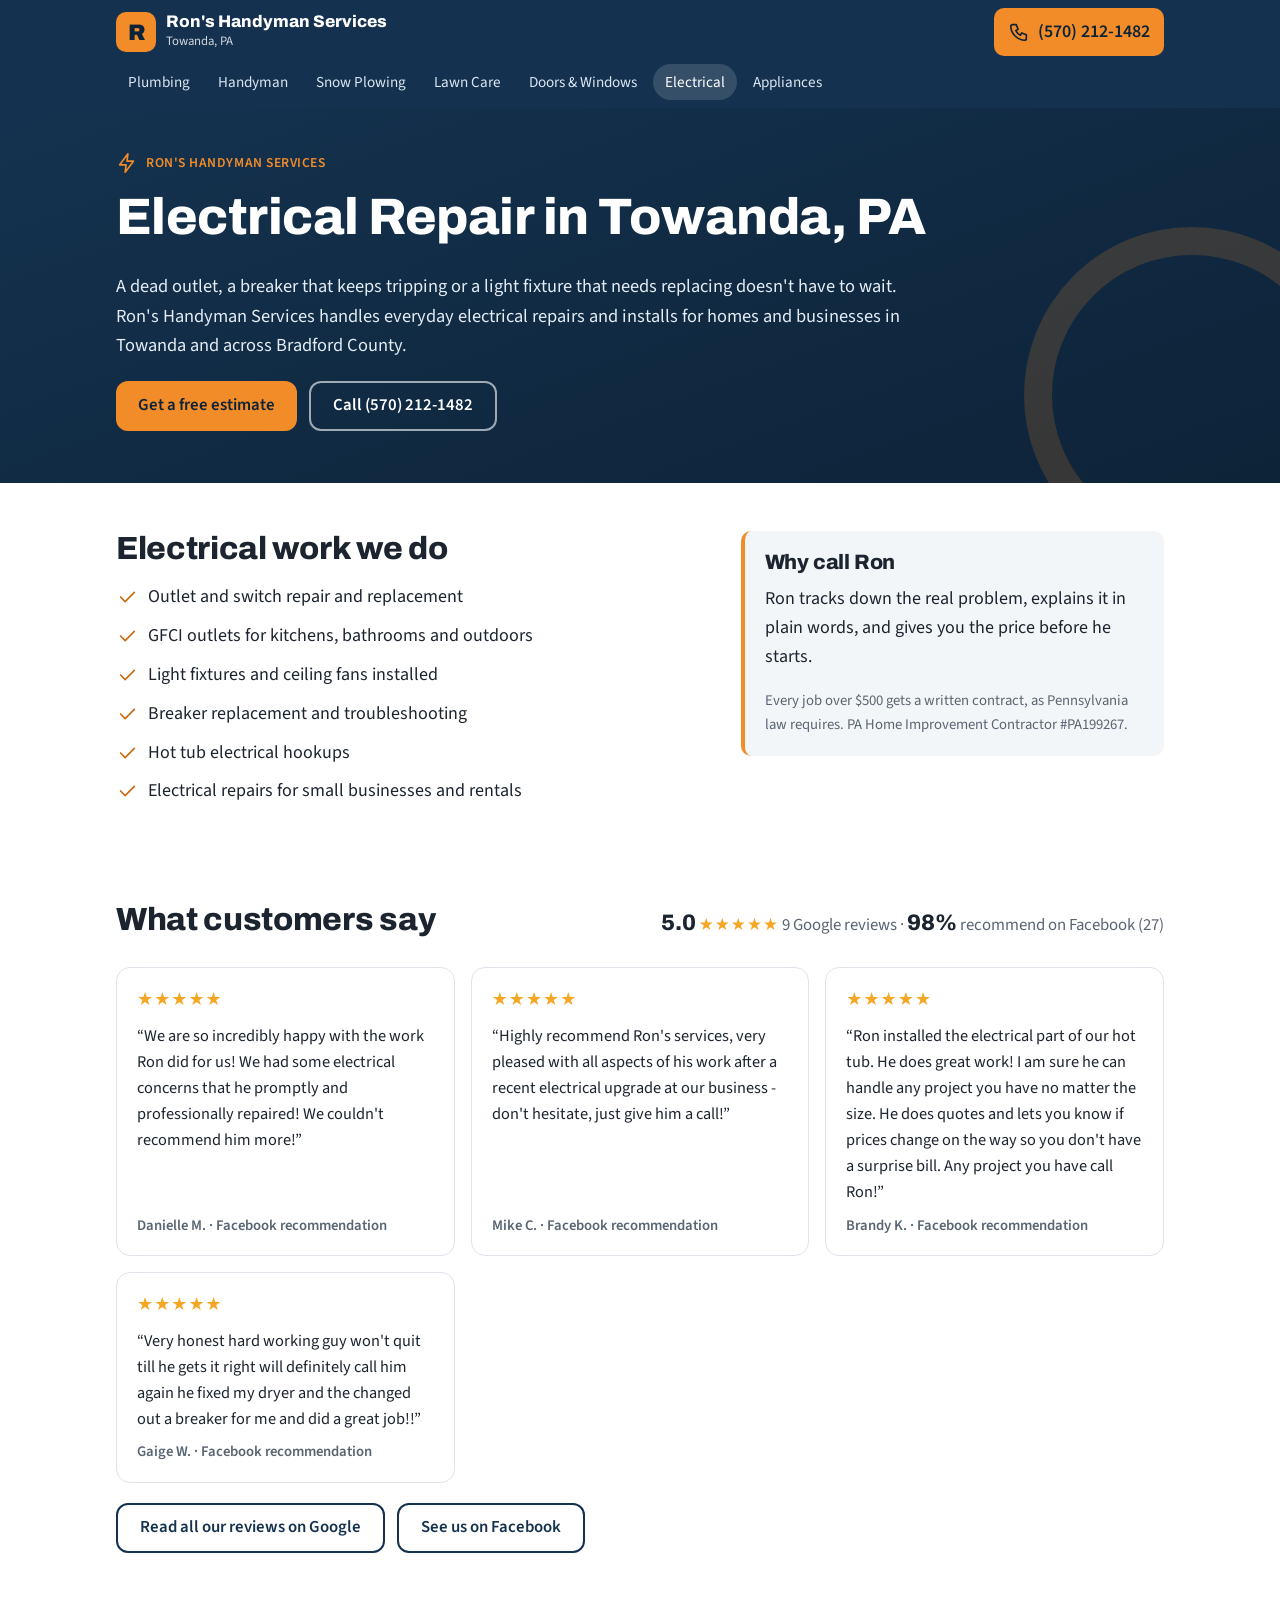
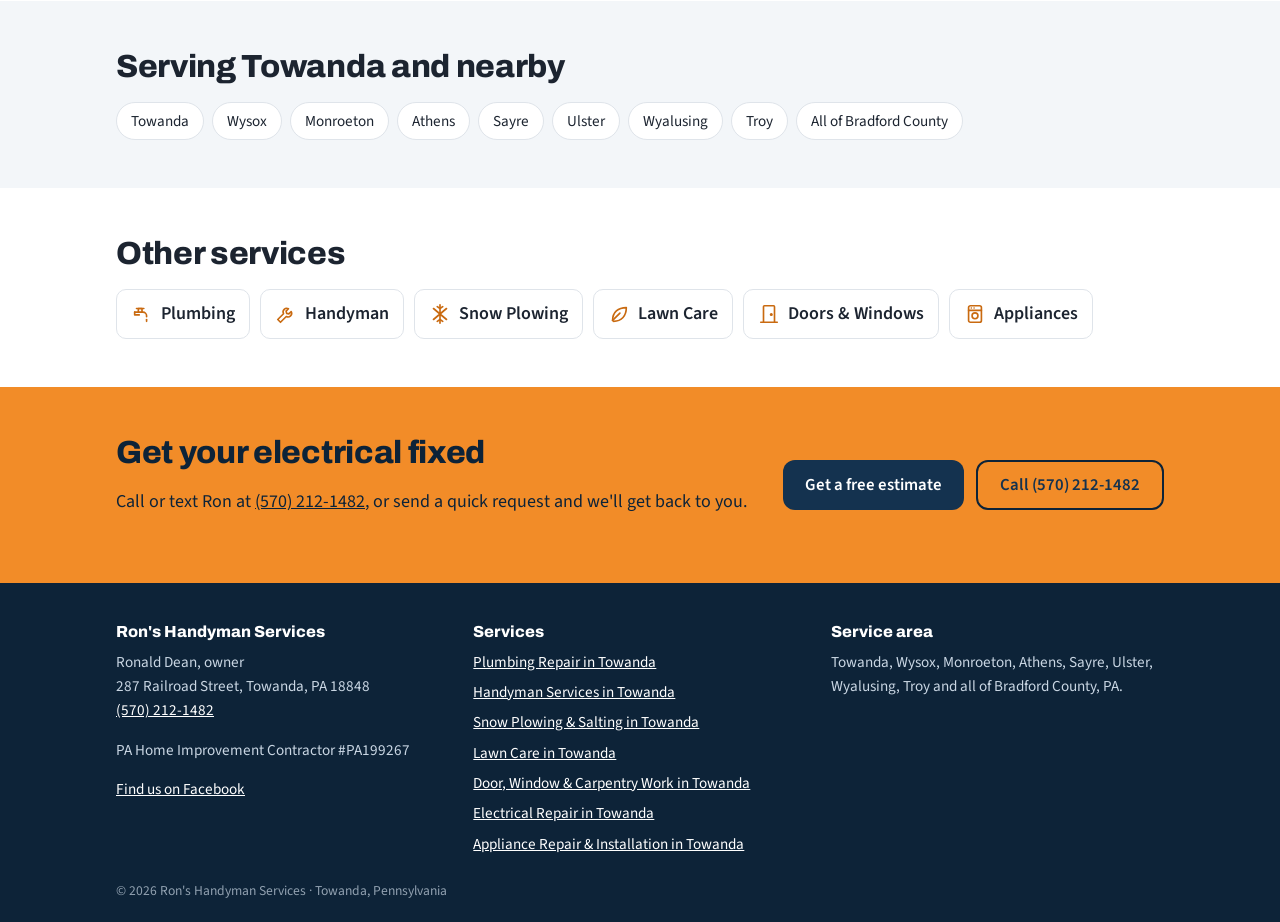
<file: electrical-repair-towanda-pa.html>
<!doctype html>
<html lang="en">
<head>
<meta charset="utf-8">
<meta name="viewport" content="width=device-width, initial-scale=1">
<title>Electrical Repair in Towanda, PA – Ron&#x27;s Handyman Services</title>
<meta name="description" content="Outlets, switches, light fixtures, ceiling fans, breakers and hot tub hookups in Towanda and Bradford County. Call Ron at (570) 212-1482.">
<link rel="canonical" href="https://www.ronshandymanservice.org/electrical-repair-towanda-pa.html">
<meta property="og:type" content="website">
<meta property="og:title" content="Electrical Repair in Towanda, PA – Ron&#x27;s Handyman Services">
<meta property="og:description" content="Outlets, switches, light fixtures, ceiling fans, breakers and hot tub hookups in Towanda and Bradford County. Call Ron at (570) 212-1482.">
<meta property="og:url" content="https://www.ronshandymanservice.org/electrical-repair-towanda-pa.html">
<meta name="theme-color" content="#14324f">
<link rel="icon" href="favicon.svg" type="image/svg+xml">
<link rel="preconnect" href="https://fonts.googleapis.com"><link rel="preconnect" href="https://fonts.gstatic.com" crossorigin>
<link href="https://fonts.googleapis.com/css2?family=Archivo:wght@600;800&family=Source+Sans+3:wght@400;600&display=swap" rel="stylesheet">
<link rel="stylesheet" href="style.css">
<script type="application/ld+json">{"@context": "https://schema.org", "@type": "HomeAndConstructionBusiness", "name": "Ron's Handyman Services", "url": "https://www.ronshandymanservice.org/", "telephone": "+1-570-212-1482", "founder": {"@type": "Person", "name": "Ronald Dean"}, "address": {"@type": "PostalAddress", "streetAddress": "287 Railroad Street", "addressLocality": "Towanda", "addressRegion": "PA", "postalCode": "18848", "addressCountry": "US"}, "areaServed": [{"@type": "City", "name": "Towanda, PA"}, {"@type": "City", "name": "Wysox, PA"}, {"@type": "City", "name": "Monroeton, PA"}, {"@type": "City", "name": "Athens, PA"}, {"@type": "City", "name": "Sayre, PA"}, {"@type": "City", "name": "Ulster, PA"}, {"@type": "City", "name": "Wyalusing, PA"}, {"@type": "City", "name": "Troy, PA"}, {"@type": "AdministrativeArea", "name": "Bradford County, PA"}], "sameAs": ["https://www.facebook.com/ronshandymanservicespa/", "https://www.google.com/search?q=Ron%27s+Handyman+Services+Towanda+PA"]}</script>
<script type="application/ld+json">{"@context": "https://schema.org", "@type": "Service", "name": "Electrical Repair in Towanda, PA", "description": "Outlets, switches, light fixtures, ceiling fans, breakers and hot tub hookups in Towanda and Bradford County. Call Ron at (570) 212-1482.", "provider": {"@type": "HomeAndConstructionBusiness", "name": "Ron's Handyman Services", "url": "https://www.ronshandymanservice.org/"}, "areaServed": "Towanda, PA", "url": "https://www.ronshandymanservice.org/electrical-repair-towanda-pa.html"}</script>
</head>
<body>
<a class="skip" href="#main">Skip to content</a>
<header class="top">
  <div class="wrap bar">
    <a class="brand" href="index.html" aria-label="Ron's Handyman Services home">
      <span class="mark">R</span><span><b>Ron's Handyman Services</b><small>Towanda, PA</small></span>
    </a>
    <a class="callbtn" href="tel:+15702121482"><svg class="ic" viewBox="0 0 24 24" fill="none" stroke="currentColor" stroke-width="1.8" stroke-linecap="round" stroke-linejoin="round" aria-hidden="true"><path d="M5 4h4l2 5-2.5 1.5a11 11 0 0 0 5 5L15 13l5 2v4a2 2 0 0 1-2 2A16 16 0 0 1 3 6a2 2 0 0 1 2-2"/></svg><span>(570) 212-1482</span></a>
  </div>
  <nav class="wrap nav" aria-label="Services"><a href="plumbing-towanda-pa.html">Plumbing</a><a href="handyman-towanda-pa.html">Handyman</a><a href="snow-plowing-towanda-pa.html">Snow Plowing</a><a href="lawn-care-towanda-pa.html">Lawn Care</a><a href="doors-windows-towanda-pa.html">Doors & Windows</a><a href="electrical-repair-towanda-pa.html" aria-current="page">Electrical</a><a href="appliance-repair-towanda-pa.html">Appliances</a></nav>
</header>
<main id="main">
<section class="hero small"><div class="wrap">
  <p class="eyebrow"><svg class="ic" viewBox="0 0 24 24" fill="none" stroke="currentColor" stroke-width="1.8" stroke-linecap="round" stroke-linejoin="round" aria-hidden="true"><path d="M13 2 4 14h7l-1 8 9-12h-7z"/></svg> Ron's Handyman Services</p>
  <h1>Electrical Repair in Towanda, PA</h1>
  <p class="lead">A dead outlet, a breaker that keeps tripping or a light fixture that needs replacing doesn&#x27;t have to wait. Ron&#x27;s Handyman Services handles everyday electrical repairs and installs for homes and businesses in Towanda and across Bradford County.</p>
  <div class="btns"><a class="btn primary" href="request-estimate.html">Get a free estimate</a><a class="btn ghost light" href="tel:+15702121482">Call (570) 212-1482</a></div>
</div></section>
<section class="wrap two">
  <div>
    <h2>Electrical work we do</h2>
    <ul class="checks"><li><svg class="ic" viewBox="0 0 24 24" fill="none" stroke="currentColor" stroke-width="1.8" stroke-linecap="round" stroke-linejoin="round" aria-hidden="true"><path d="m5 12 5 5L20 7"/></svg><span>Outlet and switch repair and replacement</span></li><li><svg class="ic" viewBox="0 0 24 24" fill="none" stroke="currentColor" stroke-width="1.8" stroke-linecap="round" stroke-linejoin="round" aria-hidden="true"><path d="m5 12 5 5L20 7"/></svg><span>GFCI outlets for kitchens, bathrooms and outdoors</span></li><li><svg class="ic" viewBox="0 0 24 24" fill="none" stroke="currentColor" stroke-width="1.8" stroke-linecap="round" stroke-linejoin="round" aria-hidden="true"><path d="m5 12 5 5L20 7"/></svg><span>Light fixtures and ceiling fans installed</span></li><li><svg class="ic" viewBox="0 0 24 24" fill="none" stroke="currentColor" stroke-width="1.8" stroke-linecap="round" stroke-linejoin="round" aria-hidden="true"><path d="m5 12 5 5L20 7"/></svg><span>Breaker replacement and troubleshooting</span></li><li><svg class="ic" viewBox="0 0 24 24" fill="none" stroke="currentColor" stroke-width="1.8" stroke-linecap="round" stroke-linejoin="round" aria-hidden="true"><path d="m5 12 5 5L20 7"/></svg><span>Hot tub electrical hookups</span></li><li><svg class="ic" viewBox="0 0 24 24" fill="none" stroke="currentColor" stroke-width="1.8" stroke-linecap="round" stroke-linejoin="round" aria-hidden="true"><path d="m5 12 5 5L20 7"/></svg><span>Electrical repairs for small businesses and rentals</span></li></ul>
  </div>
  <aside class="side">
    <h2>Why call Ron</h2>
    <p>Ron tracks down the real problem, explains it in plain words, and gives you the price before he starts.</p>
    <p class="lic">Every job over $500 gets a written contract, as Pennsylvania law requires. PA Home Improvement Contractor #PA199267.</p>
  </aside>
</section>
<section class="wrap reviews">
  <div class="rvhead"><h2>What customers say</h2><p class="score"><b>5.0</b> <span class="stars" aria-label="5 out of 5 stars">★★★★★</span> <span>9 Google reviews</span> · <b>98%</b> <span>recommend on Facebook (27)</span></p></div>
  <div class="rvgrid"><figure class="rv"><span class="stars" aria-label="5 out of 5 stars">★★★★★</span><blockquote>“We are so incredibly happy with the work Ron did for us! We had some electrical concerns that he promptly and professionally repaired! We couldn&#x27;t recommend him more!”</blockquote><figcaption>Danielle M. · Facebook recommendation</figcaption></figure><figure class="rv"><span class="stars" aria-label="5 out of 5 stars">★★★★★</span><blockquote>“Highly recommend Ron&#x27;s services, very pleased with all aspects of his work after a recent electrical upgrade at our business - don&#x27;t hesitate, just give him a call!”</blockquote><figcaption>Mike C. · Facebook recommendation</figcaption></figure><figure class="rv"><span class="stars" aria-label="5 out of 5 stars">★★★★★</span><blockquote>“Ron installed the electrical part of our hot tub. He does great work! I am sure he can handle any project you have no matter the size. He does quotes and lets you know if prices change on the way so you don&#x27;t have a surprise bill. Any project you have call Ron!”</blockquote><figcaption>Brandy K. · Facebook recommendation</figcaption></figure><figure class="rv"><span class="stars" aria-label="5 out of 5 stars">★★★★★</span><blockquote>“Very honest hard working guy won&#x27;t quit till he gets it right will definitely call him again he fixed my dryer and the changed out a breaker for me and did a great job!!”</blockquote><figcaption>Gaige W. · Facebook recommendation</figcaption></figure></div>
  <div class="btns"><a class="btn ghost" href="https://www.google.com/search?q=Ron%27s+Handyman+Services+Towanda+PA" rel="noopener">Read all our reviews on Google</a><a class="btn ghost" href="https://www.facebook.com/ronshandymanservicespa/" rel="noopener">See us on Facebook</a></div>
</section>
<section class="band"><div class="wrap">
  <h2>Serving Towanda and nearby</h2>
  <ul class="towns"><li>Towanda</li><li>Wysox</li><li>Monroeton</li><li>Athens</li><li>Sayre</li><li>Ulster</li><li>Wyalusing</li><li>Troy</li><li>All of Bradford County</li></ul>
</div></section>
<section class="wrap more"><h2>Other services</h2><div class="minis"><a class="mini" href="plumbing-towanda-pa.html"><svg class="ic" viewBox="0 0 24 24" fill="none" stroke="currentColor" stroke-width="1.8" stroke-linecap="round" stroke-linejoin="round" aria-hidden="true"><path d="M4 10h9a4 4 0 0 1 4 4v1"/><path d="M8 10V6h4v4"/><path d="M6 6h8"/><path d="M17 18v2"/><path d="M4 10v3h5"/></svg><span>Plumbing</span></a><a class="mini" href="handyman-towanda-pa.html"><svg class="ic" viewBox="0 0 24 24" fill="none" stroke="currentColor" stroke-width="1.8" stroke-linecap="round" stroke-linejoin="round" aria-hidden="true"><path d="M14.7 6.3a4 4 0 0 0-5.4 5.4L3 18l3 3 6.3-6.3a4 4 0 0 0 5.4-5.4l-2.6 2.6-2.4-.6-.6-2.4z"/></svg><span>Handyman</span></a><a class="mini" href="snow-plowing-towanda-pa.html"><svg class="ic" viewBox="0 0 24 24" fill="none" stroke="currentColor" stroke-width="1.8" stroke-linecap="round" stroke-linejoin="round" aria-hidden="true"><path d="M12 2v20M4.9 6l14.2 12M19.1 6 4.9 18"/><path d="m9 4 3 2 3-2M9 20l3-2 3 2"/></svg><span>Snow Plowing</span></a><a class="mini" href="lawn-care-towanda-pa.html"><svg class="ic" viewBox="0 0 24 24" fill="none" stroke="currentColor" stroke-width="1.8" stroke-linecap="round" stroke-linejoin="round" aria-hidden="true"><path d="M5 19c0-9 6-14 15-14 0 9-5 15-14 15"/><path d="M5 19 13 11"/></svg><span>Lawn Care</span></a><a class="mini" href="doors-windows-towanda-pa.html"><svg class="ic" viewBox="0 0 24 24" fill="none" stroke="currentColor" stroke-width="1.8" stroke-linecap="round" stroke-linejoin="round" aria-hidden="true"><path d="M6 21V4a1 1 0 0 1 1-1h10a1 1 0 0 1 1 1v17"/><path d="M3 21h18"/><circle cx="14.5" cy="12.5" r=".8" fill="currentColor"/></svg><span>Doors & Windows</span></a><a class="mini" href="appliance-repair-towanda-pa.html"><svg class="ic" viewBox="0 0 24 24" fill="none" stroke="currentColor" stroke-width="1.8" stroke-linecap="round" stroke-linejoin="round" aria-hidden="true"><rect x="5" y="3" width="14" height="18" rx="2"/><path d="M5 8h14"/><circle cx="12" cy="14" r="3.2"/><path d="M8 5.5h.01M11 5.5h.01"/></svg><span>Appliances</span></a></div></section>
<section class="cta"><div class="wrap ctain">
  <div><h2>Get your electrical fixed</h2><p>Call or text Ron at <a href="tel:+15702121482">(570) 212-1482</a>, or send a quick request and we'll get back to you.</p></div>
  <div class="btns"><a class="btn primary" href="request-estimate.html">Get a free estimate</a><a class="btn ghost" href="tel:+15702121482">Call (570) 212-1482</a></div>
</div></section>
</main>
<footer class="foot">
  <div class="wrap fgrid">
    <div>
      <p class="fname">Ron's Handyman Services</p>
      <p>Ronald Dean, owner<br>287 Railroad Street, Towanda, PA 18848<br><a href="tel:+15702121482">(570) 212-1482</a></p>
      <p>PA Home Improvement Contractor #PA199267</p>
      <p><a href="https://www.facebook.com/ronshandymanservicespa/" rel="noopener">Find us on Facebook</a></p>
    </div>
    <div>
      <p class="fname">Services</p>
      <ul><li><a href="plumbing-towanda-pa.html">Plumbing Repair in Towanda</a></li><li><a href="handyman-towanda-pa.html">Handyman Services in Towanda</a></li><li><a href="snow-plowing-towanda-pa.html">Snow Plowing & Salting in Towanda</a></li><li><a href="lawn-care-towanda-pa.html">Lawn Care in Towanda</a></li><li><a href="doors-windows-towanda-pa.html">Door, Window & Carpentry Work in Towanda</a></li><li><a href="electrical-repair-towanda-pa.html">Electrical Repair in Towanda</a></li><li><a href="appliance-repair-towanda-pa.html">Appliance Repair & Installation in Towanda</a></li></ul>
    </div>
    <div>
      <p class="fname">Service area</p>
      <p>Towanda, Wysox, Monroeton, Athens, Sayre, Ulster, Wyalusing, Troy and all of Bradford County, PA.</p>
    </div>
  </div>
  <p class="wrap copy">© 2026 Ron's Handyman Services · Towanda, Pennsylvania</p>
</footer>
<div class="dock">
  <a class="d1" href="tel:+15702121482"><svg class="ic" viewBox="0 0 24 24" fill="none" stroke="currentColor" stroke-width="1.8" stroke-linecap="round" stroke-linejoin="round" aria-hidden="true"><path d="M5 4h4l2 5-2.5 1.5a11 11 0 0 0 5 5L15 13l5 2v4a2 2 0 0 1-2 2A16 16 0 0 1 3 6a2 2 0 0 1 2-2"/></svg> Call Ron</a>
  <a class="d2" href="request-estimate.html">Free estimate</a>
</div>
</body>
</html>
</file>
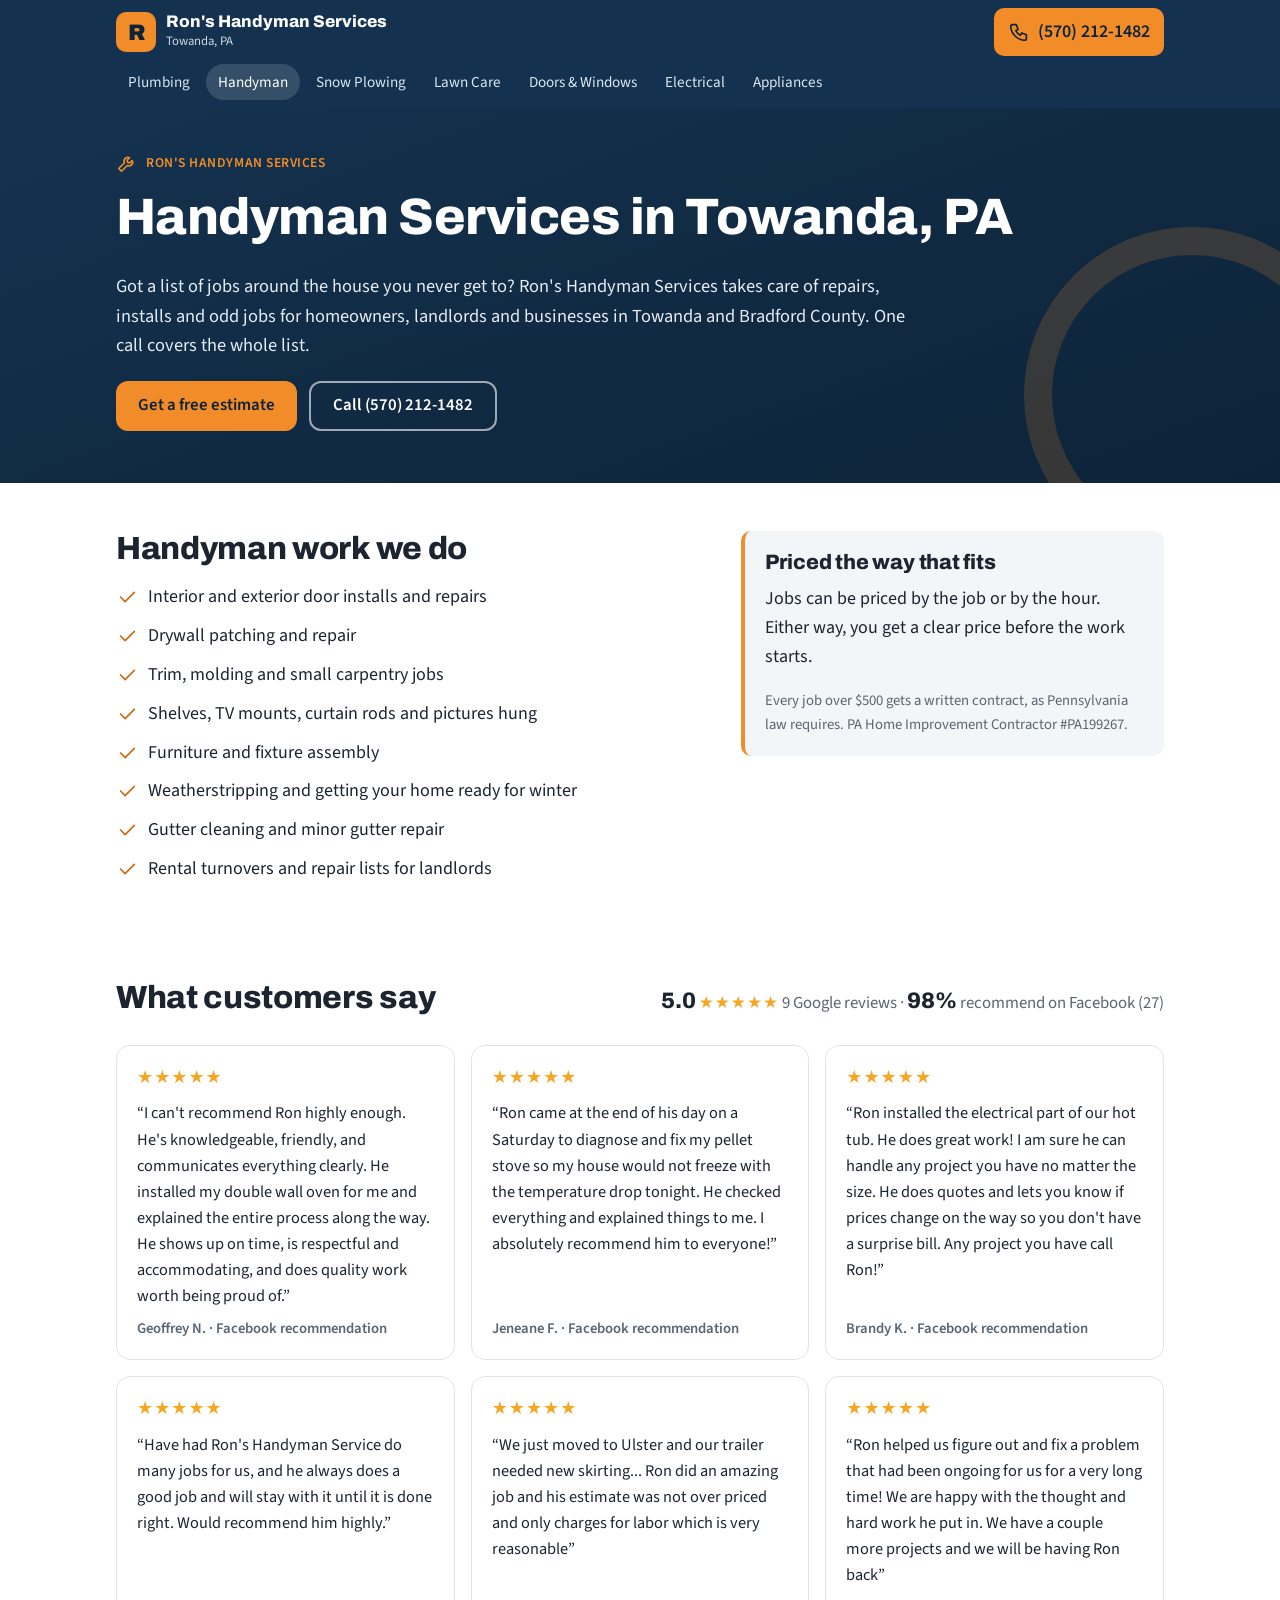
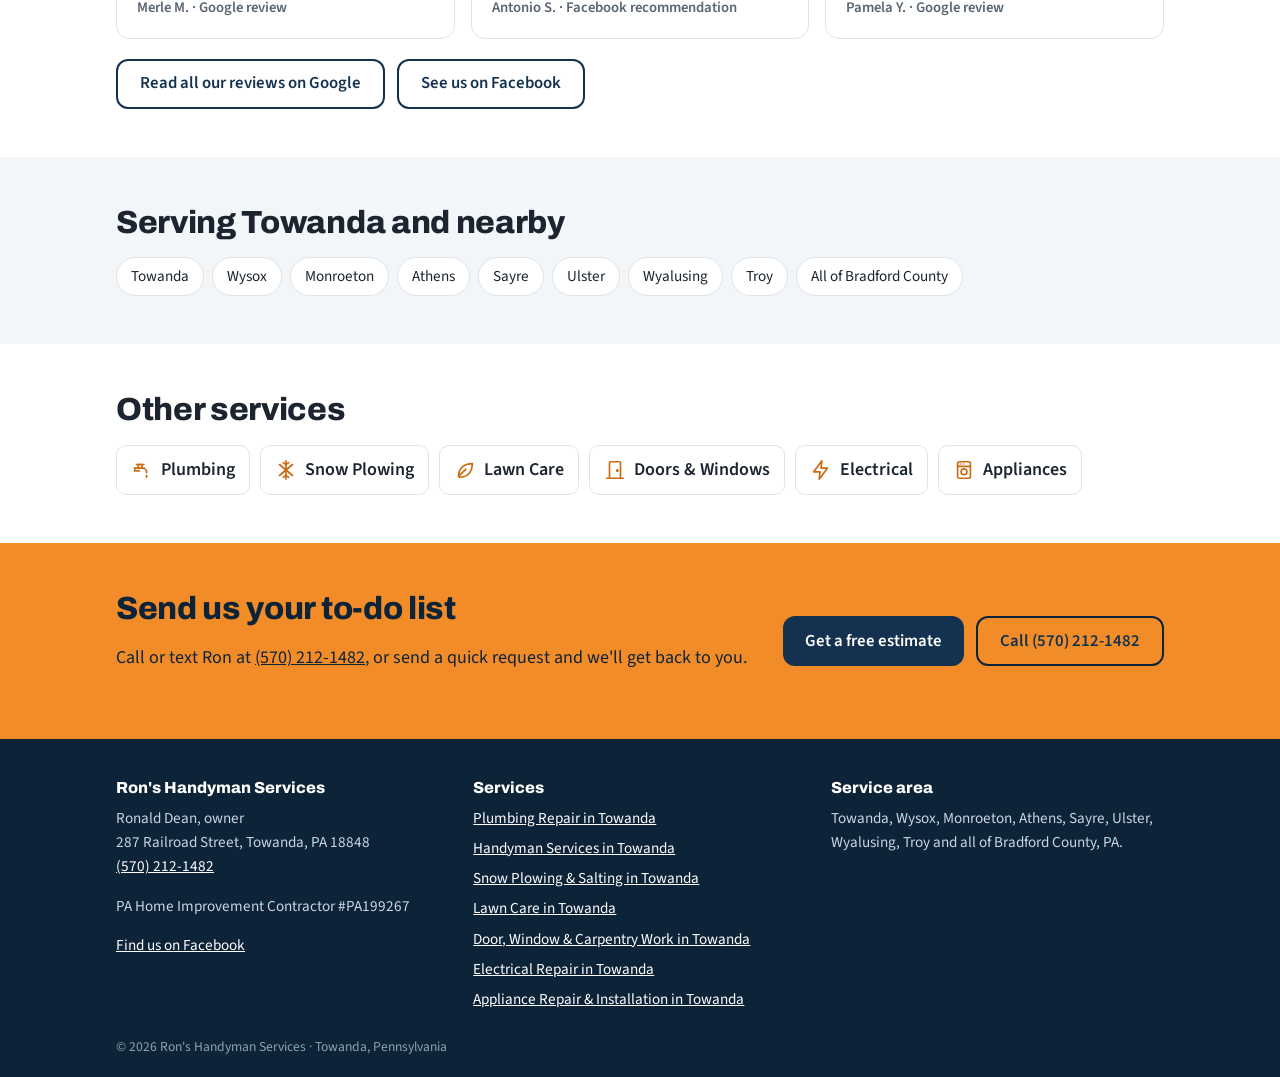
<file: handyman-towanda-pa.html>
<!doctype html>
<html lang="en">
<head>
<meta charset="utf-8">
<meta name="viewport" content="width=device-width, initial-scale=1">
<title>Handyman in Towanda, PA – Ron&#x27;s Handyman Services</title>
<meta name="description" content="Local handyman for repairs, installs and odd jobs in Towanda and Bradford County. Honest prices, written contracts. Call Ron at (570) 212-1482.">
<link rel="canonical" href="https://www.ronshandymanservice.org/handyman-towanda-pa.html">
<meta property="og:type" content="website">
<meta property="og:title" content="Handyman in Towanda, PA – Ron&#x27;s Handyman Services">
<meta property="og:description" content="Local handyman for repairs, installs and odd jobs in Towanda and Bradford County. Honest prices, written contracts. Call Ron at (570) 212-1482.">
<meta property="og:url" content="https://www.ronshandymanservice.org/handyman-towanda-pa.html">
<meta name="theme-color" content="#14324f">
<link rel="icon" href="favicon.svg" type="image/svg+xml">
<link rel="preconnect" href="https://fonts.googleapis.com"><link rel="preconnect" href="https://fonts.gstatic.com" crossorigin>
<link href="https://fonts.googleapis.com/css2?family=Archivo:wght@600;800&family=Source+Sans+3:wght@400;600&display=swap" rel="stylesheet">
<link rel="stylesheet" href="style.css">
<script type="application/ld+json">{"@context": "https://schema.org", "@type": "HomeAndConstructionBusiness", "name": "Ron's Handyman Services", "url": "https://www.ronshandymanservice.org/", "telephone": "+1-570-212-1482", "founder": {"@type": "Person", "name": "Ronald Dean"}, "address": {"@type": "PostalAddress", "streetAddress": "287 Railroad Street", "addressLocality": "Towanda", "addressRegion": "PA", "postalCode": "18848", "addressCountry": "US"}, "areaServed": [{"@type": "City", "name": "Towanda, PA"}, {"@type": "City", "name": "Wysox, PA"}, {"@type": "City", "name": "Monroeton, PA"}, {"@type": "City", "name": "Athens, PA"}, {"@type": "City", "name": "Sayre, PA"}, {"@type": "City", "name": "Ulster, PA"}, {"@type": "City", "name": "Wyalusing, PA"}, {"@type": "City", "name": "Troy, PA"}, {"@type": "AdministrativeArea", "name": "Bradford County, PA"}], "sameAs": ["https://www.facebook.com/ronshandymanservicespa/", "https://www.google.com/search?q=Ron%27s+Handyman+Services+Towanda+PA"]}</script>
<script type="application/ld+json">{"@context": "https://schema.org", "@type": "Service", "name": "Handyman Services in Towanda, PA", "description": "Local handyman for repairs, installs and odd jobs in Towanda and Bradford County. Honest prices, written contracts. Call Ron at (570) 212-1482.", "provider": {"@type": "HomeAndConstructionBusiness", "name": "Ron's Handyman Services", "url": "https://www.ronshandymanservice.org/"}, "areaServed": "Towanda, PA", "url": "https://www.ronshandymanservice.org/handyman-towanda-pa.html"}</script>
</head>
<body>
<a class="skip" href="#main">Skip to content</a>
<header class="top">
  <div class="wrap bar">
    <a class="brand" href="index.html" aria-label="Ron's Handyman Services home">
      <span class="mark">R</span><span><b>Ron's Handyman Services</b><small>Towanda, PA</small></span>
    </a>
    <a class="callbtn" href="tel:+15702121482"><svg class="ic" viewBox="0 0 24 24" fill="none" stroke="currentColor" stroke-width="1.8" stroke-linecap="round" stroke-linejoin="round" aria-hidden="true"><path d="M5 4h4l2 5-2.5 1.5a11 11 0 0 0 5 5L15 13l5 2v4a2 2 0 0 1-2 2A16 16 0 0 1 3 6a2 2 0 0 1 2-2"/></svg><span>(570) 212-1482</span></a>
  </div>
  <nav class="wrap nav" aria-label="Services"><a href="plumbing-towanda-pa.html">Plumbing</a><a href="handyman-towanda-pa.html" aria-current="page">Handyman</a><a href="snow-plowing-towanda-pa.html">Snow Plowing</a><a href="lawn-care-towanda-pa.html">Lawn Care</a><a href="doors-windows-towanda-pa.html">Doors & Windows</a><a href="electrical-repair-towanda-pa.html">Electrical</a><a href="appliance-repair-towanda-pa.html">Appliances</a></nav>
</header>
<main id="main">
<section class="hero small"><div class="wrap">
  <p class="eyebrow"><svg class="ic" viewBox="0 0 24 24" fill="none" stroke="currentColor" stroke-width="1.8" stroke-linecap="round" stroke-linejoin="round" aria-hidden="true"><path d="M14.7 6.3a4 4 0 0 0-5.4 5.4L3 18l3 3 6.3-6.3a4 4 0 0 0 5.4-5.4l-2.6 2.6-2.4-.6-.6-2.4z"/></svg> Ron's Handyman Services</p>
  <h1>Handyman Services in Towanda, PA</h1>
  <p class="lead">Got a list of jobs around the house you never get to? Ron&#x27;s Handyman Services takes care of repairs, installs and odd jobs for homeowners, landlords and businesses in Towanda and Bradford County. One call covers the whole list.</p>
  <div class="btns"><a class="btn primary" href="request-estimate.html">Get a free estimate</a><a class="btn ghost light" href="tel:+15702121482">Call (570) 212-1482</a></div>
</div></section>
<section class="wrap two">
  <div>
    <h2>Handyman work we do</h2>
    <ul class="checks"><li><svg class="ic" viewBox="0 0 24 24" fill="none" stroke="currentColor" stroke-width="1.8" stroke-linecap="round" stroke-linejoin="round" aria-hidden="true"><path d="m5 12 5 5L20 7"/></svg><span>Interior and exterior door installs and repairs</span></li><li><svg class="ic" viewBox="0 0 24 24" fill="none" stroke="currentColor" stroke-width="1.8" stroke-linecap="round" stroke-linejoin="round" aria-hidden="true"><path d="m5 12 5 5L20 7"/></svg><span>Drywall patching and repair</span></li><li><svg class="ic" viewBox="0 0 24 24" fill="none" stroke="currentColor" stroke-width="1.8" stroke-linecap="round" stroke-linejoin="round" aria-hidden="true"><path d="m5 12 5 5L20 7"/></svg><span>Trim, molding and small carpentry jobs</span></li><li><svg class="ic" viewBox="0 0 24 24" fill="none" stroke="currentColor" stroke-width="1.8" stroke-linecap="round" stroke-linejoin="round" aria-hidden="true"><path d="m5 12 5 5L20 7"/></svg><span>Shelves, TV mounts, curtain rods and pictures hung</span></li><li><svg class="ic" viewBox="0 0 24 24" fill="none" stroke="currentColor" stroke-width="1.8" stroke-linecap="round" stroke-linejoin="round" aria-hidden="true"><path d="m5 12 5 5L20 7"/></svg><span>Furniture and fixture assembly</span></li><li><svg class="ic" viewBox="0 0 24 24" fill="none" stroke="currentColor" stroke-width="1.8" stroke-linecap="round" stroke-linejoin="round" aria-hidden="true"><path d="m5 12 5 5L20 7"/></svg><span>Weatherstripping and getting your home ready for winter</span></li><li><svg class="ic" viewBox="0 0 24 24" fill="none" stroke="currentColor" stroke-width="1.8" stroke-linecap="round" stroke-linejoin="round" aria-hidden="true"><path d="m5 12 5 5L20 7"/></svg><span>Gutter cleaning and minor gutter repair</span></li><li><svg class="ic" viewBox="0 0 24 24" fill="none" stroke="currentColor" stroke-width="1.8" stroke-linecap="round" stroke-linejoin="round" aria-hidden="true"><path d="m5 12 5 5L20 7"/></svg><span>Rental turnovers and repair lists for landlords</span></li></ul>
  </div>
  <aside class="side">
    <h2>Priced the way that fits</h2>
    <p>Jobs can be priced by the job or by the hour. Either way, you get a clear price before the work starts.</p>
    <p class="lic">Every job over $500 gets a written contract, as Pennsylvania law requires. PA Home Improvement Contractor #PA199267.</p>
  </aside>
</section>
<section class="wrap reviews">
  <div class="rvhead"><h2>What customers say</h2><p class="score"><b>5.0</b> <span class="stars" aria-label="5 out of 5 stars">★★★★★</span> <span>9 Google reviews</span> · <b>98%</b> <span>recommend on Facebook (27)</span></p></div>
  <div class="rvgrid"><figure class="rv"><span class="stars" aria-label="5 out of 5 stars">★★★★★</span><blockquote>“I can&#x27;t recommend Ron highly enough. He&#x27;s knowledgeable, friendly, and communicates everything clearly. He installed my double wall oven for me and explained the entire process along the way. He shows up on time, is respectful and accommodating, and does quality work worth being proud of.”</blockquote><figcaption>Geoffrey N. · Facebook recommendation</figcaption></figure><figure class="rv"><span class="stars" aria-label="5 out of 5 stars">★★★★★</span><blockquote>“Ron came at the end of his day on a Saturday to diagnose and fix my pellet stove so my house would not freeze with the temperature drop tonight. He checked everything and explained things to me. I absolutely recommend him to everyone!”</blockquote><figcaption>Jeneane F. · Facebook recommendation</figcaption></figure><figure class="rv"><span class="stars" aria-label="5 out of 5 stars">★★★★★</span><blockquote>“Ron installed the electrical part of our hot tub. He does great work! I am sure he can handle any project you have no matter the size. He does quotes and lets you know if prices change on the way so you don&#x27;t have a surprise bill. Any project you have call Ron!”</blockquote><figcaption>Brandy K. · Facebook recommendation</figcaption></figure><figure class="rv"><span class="stars" aria-label="5 out of 5 stars">★★★★★</span><blockquote>“Have had Ron&#x27;s Handyman Service do many jobs for us, and he always does a good job and will stay with it until it is done right. Would recommend him highly.”</blockquote><figcaption>Merle M. · Google review</figcaption></figure><figure class="rv"><span class="stars" aria-label="5 out of 5 stars">★★★★★</span><blockquote>“We just moved to Ulster and our trailer needed new skirting... Ron did an amazing job and his estimate was not over priced and only charges for labor which is very reasonable”</blockquote><figcaption>Antonio S. · Facebook recommendation</figcaption></figure><figure class="rv"><span class="stars" aria-label="5 out of 5 stars">★★★★★</span><blockquote>“Ron helped us figure out and fix a problem that had been ongoing for us for a very long time! We are happy with the thought and hard work he put in. We have a couple more projects and we will be having Ron back”</blockquote><figcaption>Pamela Y. · Google review</figcaption></figure></div>
  <div class="btns"><a class="btn ghost" href="https://www.google.com/search?q=Ron%27s+Handyman+Services+Towanda+PA" rel="noopener">Read all our reviews on Google</a><a class="btn ghost" href="https://www.facebook.com/ronshandymanservicespa/" rel="noopener">See us on Facebook</a></div>
</section>
<section class="band"><div class="wrap">
  <h2>Serving Towanda and nearby</h2>
  <ul class="towns"><li>Towanda</li><li>Wysox</li><li>Monroeton</li><li>Athens</li><li>Sayre</li><li>Ulster</li><li>Wyalusing</li><li>Troy</li><li>All of Bradford County</li></ul>
</div></section>
<section class="wrap more"><h2>Other services</h2><div class="minis"><a class="mini" href="plumbing-towanda-pa.html"><svg class="ic" viewBox="0 0 24 24" fill="none" stroke="currentColor" stroke-width="1.8" stroke-linecap="round" stroke-linejoin="round" aria-hidden="true"><path d="M4 10h9a4 4 0 0 1 4 4v1"/><path d="M8 10V6h4v4"/><path d="M6 6h8"/><path d="M17 18v2"/><path d="M4 10v3h5"/></svg><span>Plumbing</span></a><a class="mini" href="snow-plowing-towanda-pa.html"><svg class="ic" viewBox="0 0 24 24" fill="none" stroke="currentColor" stroke-width="1.8" stroke-linecap="round" stroke-linejoin="round" aria-hidden="true"><path d="M12 2v20M4.9 6l14.2 12M19.1 6 4.9 18"/><path d="m9 4 3 2 3-2M9 20l3-2 3 2"/></svg><span>Snow Plowing</span></a><a class="mini" href="lawn-care-towanda-pa.html"><svg class="ic" viewBox="0 0 24 24" fill="none" stroke="currentColor" stroke-width="1.8" stroke-linecap="round" stroke-linejoin="round" aria-hidden="true"><path d="M5 19c0-9 6-14 15-14 0 9-5 15-14 15"/><path d="M5 19 13 11"/></svg><span>Lawn Care</span></a><a class="mini" href="doors-windows-towanda-pa.html"><svg class="ic" viewBox="0 0 24 24" fill="none" stroke="currentColor" stroke-width="1.8" stroke-linecap="round" stroke-linejoin="round" aria-hidden="true"><path d="M6 21V4a1 1 0 0 1 1-1h10a1 1 0 0 1 1 1v17"/><path d="M3 21h18"/><circle cx="14.5" cy="12.5" r=".8" fill="currentColor"/></svg><span>Doors & Windows</span></a><a class="mini" href="electrical-repair-towanda-pa.html"><svg class="ic" viewBox="0 0 24 24" fill="none" stroke="currentColor" stroke-width="1.8" stroke-linecap="round" stroke-linejoin="round" aria-hidden="true"><path d="M13 2 4 14h7l-1 8 9-12h-7z"/></svg><span>Electrical</span></a><a class="mini" href="appliance-repair-towanda-pa.html"><svg class="ic" viewBox="0 0 24 24" fill="none" stroke="currentColor" stroke-width="1.8" stroke-linecap="round" stroke-linejoin="round" aria-hidden="true"><rect x="5" y="3" width="14" height="18" rx="2"/><path d="M5 8h14"/><circle cx="12" cy="14" r="3.2"/><path d="M8 5.5h.01M11 5.5h.01"/></svg><span>Appliances</span></a></div></section>
<section class="cta"><div class="wrap ctain">
  <div><h2>Send us your to-do list</h2><p>Call or text Ron at <a href="tel:+15702121482">(570) 212-1482</a>, or send a quick request and we'll get back to you.</p></div>
  <div class="btns"><a class="btn primary" href="request-estimate.html">Get a free estimate</a><a class="btn ghost" href="tel:+15702121482">Call (570) 212-1482</a></div>
</div></section>
</main>
<footer class="foot">
  <div class="wrap fgrid">
    <div>
      <p class="fname">Ron's Handyman Services</p>
      <p>Ronald Dean, owner<br>287 Railroad Street, Towanda, PA 18848<br><a href="tel:+15702121482">(570) 212-1482</a></p>
      <p>PA Home Improvement Contractor #PA199267</p>
      <p><a href="https://www.facebook.com/ronshandymanservicespa/" rel="noopener">Find us on Facebook</a></p>
    </div>
    <div>
      <p class="fname">Services</p>
      <ul><li><a href="plumbing-towanda-pa.html">Plumbing Repair in Towanda</a></li><li><a href="handyman-towanda-pa.html">Handyman Services in Towanda</a></li><li><a href="snow-plowing-towanda-pa.html">Snow Plowing & Salting in Towanda</a></li><li><a href="lawn-care-towanda-pa.html">Lawn Care in Towanda</a></li><li><a href="doors-windows-towanda-pa.html">Door, Window & Carpentry Work in Towanda</a></li><li><a href="electrical-repair-towanda-pa.html">Electrical Repair in Towanda</a></li><li><a href="appliance-repair-towanda-pa.html">Appliance Repair & Installation in Towanda</a></li></ul>
    </div>
    <div>
      <p class="fname">Service area</p>
      <p>Towanda, Wysox, Monroeton, Athens, Sayre, Ulster, Wyalusing, Troy and all of Bradford County, PA.</p>
    </div>
  </div>
  <p class="wrap copy">© 2026 Ron's Handyman Services · Towanda, Pennsylvania</p>
</footer>
<div class="dock">
  <a class="d1" href="tel:+15702121482"><svg class="ic" viewBox="0 0 24 24" fill="none" stroke="currentColor" stroke-width="1.8" stroke-linecap="round" stroke-linejoin="round" aria-hidden="true"><path d="M5 4h4l2 5-2.5 1.5a11 11 0 0 0 5 5L15 13l5 2v4a2 2 0 0 1-2 2A16 16 0 0 1 3 6a2 2 0 0 1 2-2"/></svg> Call Ron</a>
  <a class="d2" href="request-estimate.html">Free estimate</a>
</div>
</body>
</html>
</file>
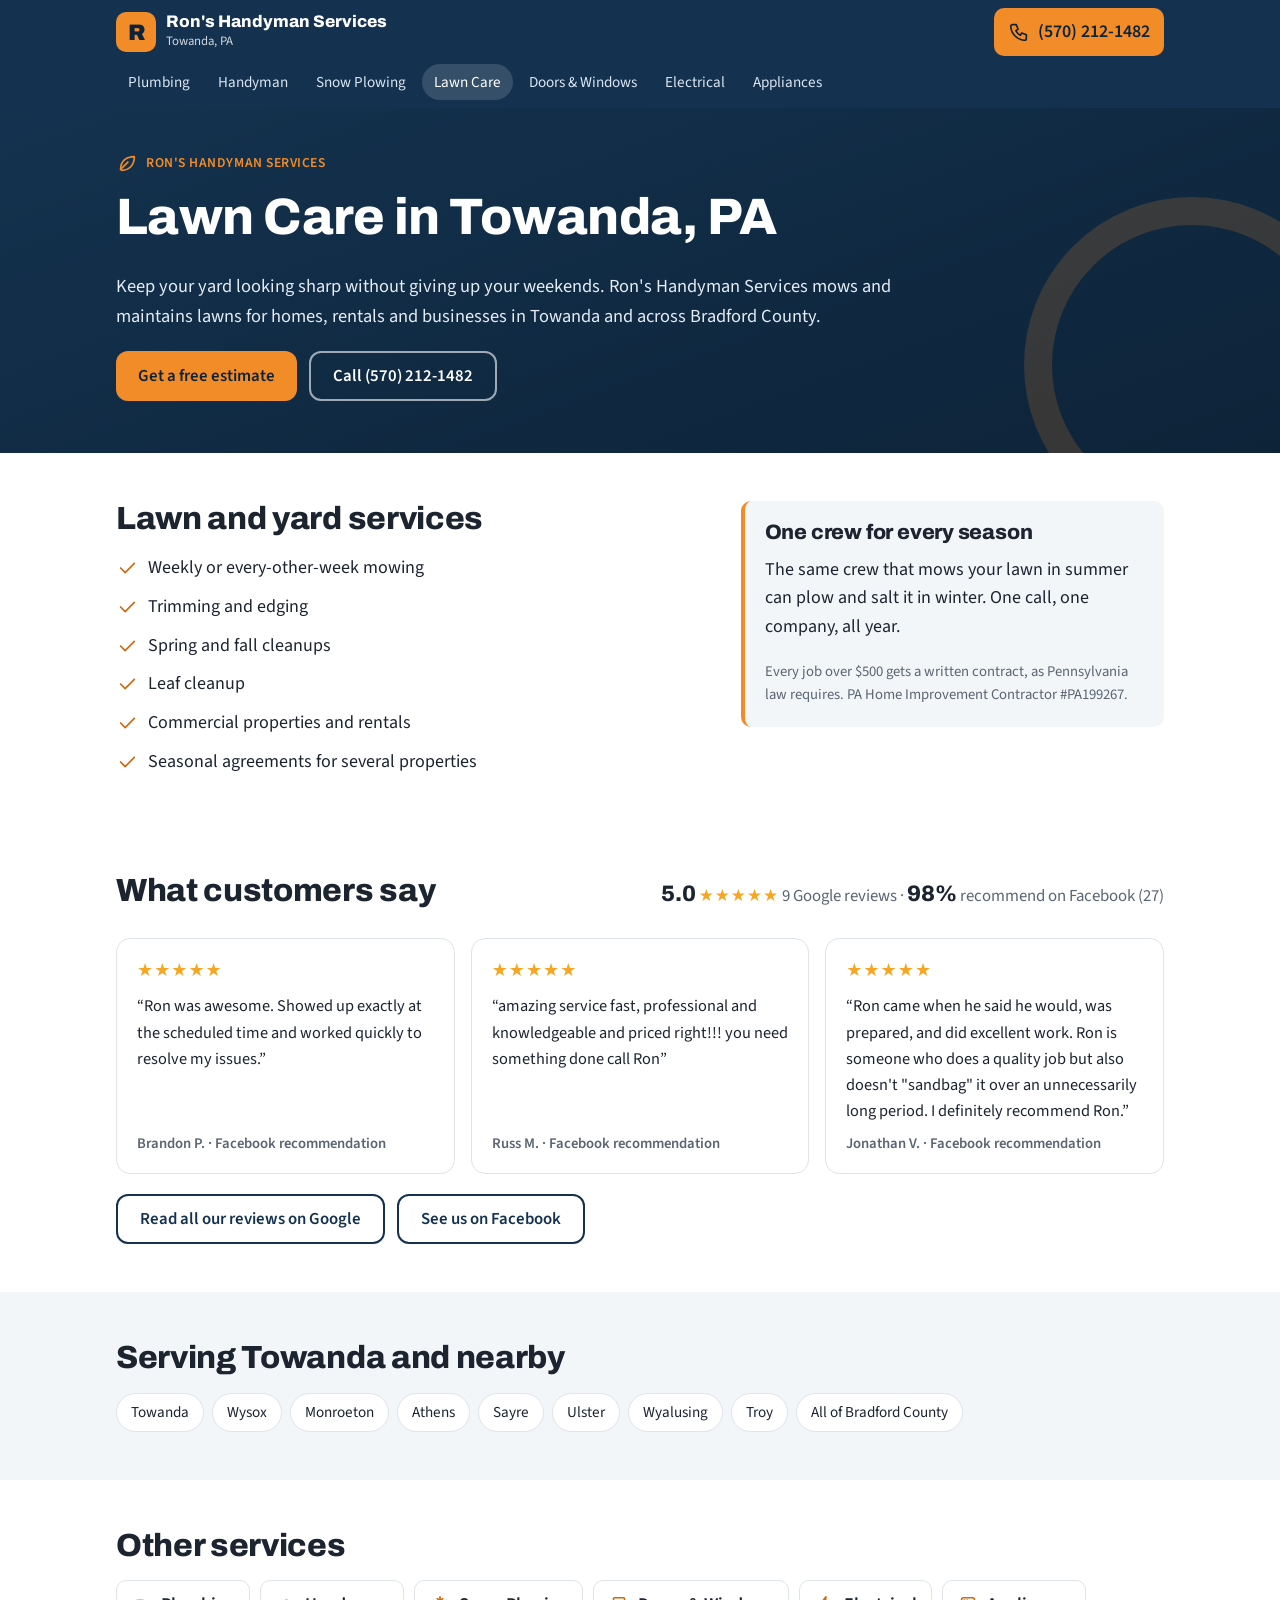
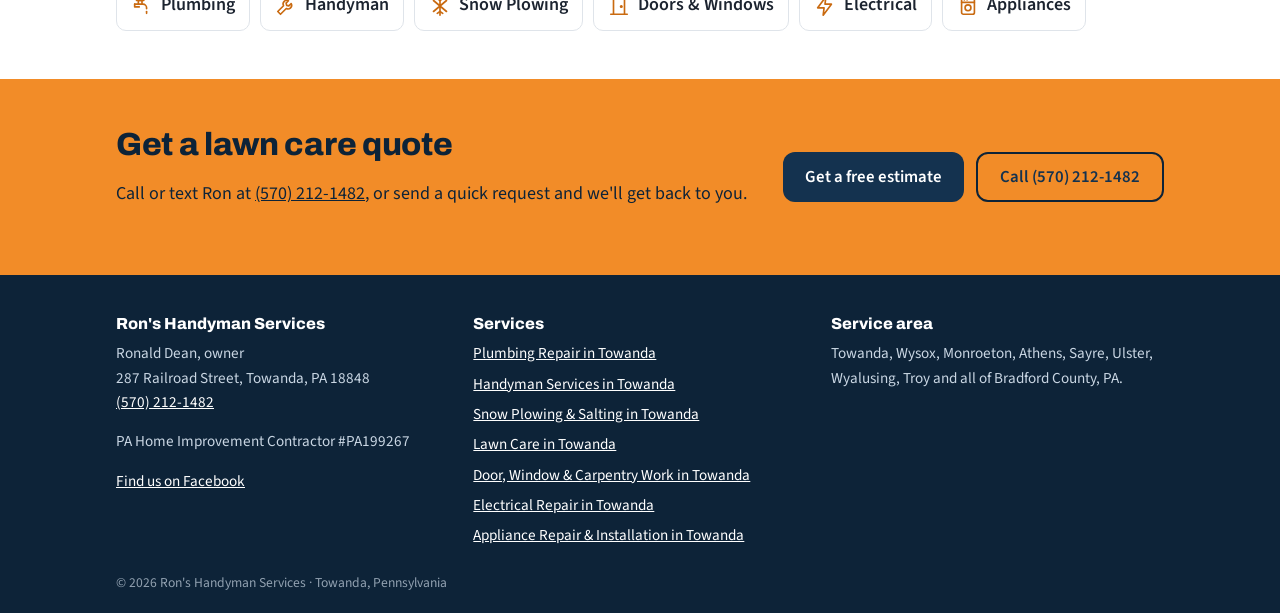
<file: lawn-care-towanda-pa.html>
<!doctype html>
<html lang="en">
<head>
<meta charset="utf-8">
<meta name="viewport" content="width=device-width, initial-scale=1">
<title>Lawn Care &amp; Mowing in Towanda, PA – Ron&#x27;s Handyman Services</title>
<meta name="description" content="Reliable lawn mowing and yard care for homes and businesses in Towanda and Bradford County. Seasonal agreements available. Call (570) 212-1482.">
<link rel="canonical" href="https://www.ronshandymanservice.org/lawn-care-towanda-pa.html">
<meta property="og:type" content="website">
<meta property="og:title" content="Lawn Care &amp; Mowing in Towanda, PA – Ron&#x27;s Handyman Services">
<meta property="og:description" content="Reliable lawn mowing and yard care for homes and businesses in Towanda and Bradford County. Seasonal agreements available. Call (570) 212-1482.">
<meta property="og:url" content="https://www.ronshandymanservice.org/lawn-care-towanda-pa.html">
<meta name="theme-color" content="#14324f">
<link rel="icon" href="favicon.svg" type="image/svg+xml">
<link rel="preconnect" href="https://fonts.googleapis.com"><link rel="preconnect" href="https://fonts.gstatic.com" crossorigin>
<link href="https://fonts.googleapis.com/css2?family=Archivo:wght@600;800&family=Source+Sans+3:wght@400;600&display=swap" rel="stylesheet">
<link rel="stylesheet" href="style.css">
<script type="application/ld+json">{"@context": "https://schema.org", "@type": "HomeAndConstructionBusiness", "name": "Ron's Handyman Services", "url": "https://www.ronshandymanservice.org/", "telephone": "+1-570-212-1482", "founder": {"@type": "Person", "name": "Ronald Dean"}, "address": {"@type": "PostalAddress", "streetAddress": "287 Railroad Street", "addressLocality": "Towanda", "addressRegion": "PA", "postalCode": "18848", "addressCountry": "US"}, "areaServed": [{"@type": "City", "name": "Towanda, PA"}, {"@type": "City", "name": "Wysox, PA"}, {"@type": "City", "name": "Monroeton, PA"}, {"@type": "City", "name": "Athens, PA"}, {"@type": "City", "name": "Sayre, PA"}, {"@type": "City", "name": "Ulster, PA"}, {"@type": "City", "name": "Wyalusing, PA"}, {"@type": "City", "name": "Troy, PA"}, {"@type": "AdministrativeArea", "name": "Bradford County, PA"}], "sameAs": ["https://www.facebook.com/ronshandymanservicespa/", "https://www.google.com/search?q=Ron%27s+Handyman+Services+Towanda+PA"]}</script>
<script type="application/ld+json">{"@context": "https://schema.org", "@type": "Service", "name": "Lawn Care in Towanda, PA", "description": "Reliable lawn mowing and yard care for homes and businesses in Towanda and Bradford County. Seasonal agreements available. Call (570) 212-1482.", "provider": {"@type": "HomeAndConstructionBusiness", "name": "Ron's Handyman Services", "url": "https://www.ronshandymanservice.org/"}, "areaServed": "Towanda, PA", "url": "https://www.ronshandymanservice.org/lawn-care-towanda-pa.html"}</script>
</head>
<body>
<a class="skip" href="#main">Skip to content</a>
<header class="top">
  <div class="wrap bar">
    <a class="brand" href="index.html" aria-label="Ron's Handyman Services home">
      <span class="mark">R</span><span><b>Ron's Handyman Services</b><small>Towanda, PA</small></span>
    </a>
    <a class="callbtn" href="tel:+15702121482"><svg class="ic" viewBox="0 0 24 24" fill="none" stroke="currentColor" stroke-width="1.8" stroke-linecap="round" stroke-linejoin="round" aria-hidden="true"><path d="M5 4h4l2 5-2.5 1.5a11 11 0 0 0 5 5L15 13l5 2v4a2 2 0 0 1-2 2A16 16 0 0 1 3 6a2 2 0 0 1 2-2"/></svg><span>(570) 212-1482</span></a>
  </div>
  <nav class="wrap nav" aria-label="Services"><a href="plumbing-towanda-pa.html">Plumbing</a><a href="handyman-towanda-pa.html">Handyman</a><a href="snow-plowing-towanda-pa.html">Snow Plowing</a><a href="lawn-care-towanda-pa.html" aria-current="page">Lawn Care</a><a href="doors-windows-towanda-pa.html">Doors & Windows</a><a href="electrical-repair-towanda-pa.html">Electrical</a><a href="appliance-repair-towanda-pa.html">Appliances</a></nav>
</header>
<main id="main">
<section class="hero small"><div class="wrap">
  <p class="eyebrow"><svg class="ic" viewBox="0 0 24 24" fill="none" stroke="currentColor" stroke-width="1.8" stroke-linecap="round" stroke-linejoin="round" aria-hidden="true"><path d="M5 19c0-9 6-14 15-14 0 9-5 15-14 15"/><path d="M5 19 13 11"/></svg> Ron's Handyman Services</p>
  <h1>Lawn Care in Towanda, PA</h1>
  <p class="lead">Keep your yard looking sharp without giving up your weekends. Ron&#x27;s Handyman Services mows and maintains lawns for homes, rentals and businesses in Towanda and across Bradford County.</p>
  <div class="btns"><a class="btn primary" href="request-estimate.html">Get a free estimate</a><a class="btn ghost light" href="tel:+15702121482">Call (570) 212-1482</a></div>
</div></section>
<section class="wrap two">
  <div>
    <h2>Lawn and yard services</h2>
    <ul class="checks"><li><svg class="ic" viewBox="0 0 24 24" fill="none" stroke="currentColor" stroke-width="1.8" stroke-linecap="round" stroke-linejoin="round" aria-hidden="true"><path d="m5 12 5 5L20 7"/></svg><span>Weekly or every-other-week mowing</span></li><li><svg class="ic" viewBox="0 0 24 24" fill="none" stroke="currentColor" stroke-width="1.8" stroke-linecap="round" stroke-linejoin="round" aria-hidden="true"><path d="m5 12 5 5L20 7"/></svg><span>Trimming and edging</span></li><li><svg class="ic" viewBox="0 0 24 24" fill="none" stroke="currentColor" stroke-width="1.8" stroke-linecap="round" stroke-linejoin="round" aria-hidden="true"><path d="m5 12 5 5L20 7"/></svg><span>Spring and fall cleanups</span></li><li><svg class="ic" viewBox="0 0 24 24" fill="none" stroke="currentColor" stroke-width="1.8" stroke-linecap="round" stroke-linejoin="round" aria-hidden="true"><path d="m5 12 5 5L20 7"/></svg><span>Leaf cleanup</span></li><li><svg class="ic" viewBox="0 0 24 24" fill="none" stroke="currentColor" stroke-width="1.8" stroke-linecap="round" stroke-linejoin="round" aria-hidden="true"><path d="m5 12 5 5L20 7"/></svg><span>Commercial properties and rentals</span></li><li><svg class="ic" viewBox="0 0 24 24" fill="none" stroke="currentColor" stroke-width="1.8" stroke-linecap="round" stroke-linejoin="round" aria-hidden="true"><path d="m5 12 5 5L20 7"/></svg><span>Seasonal agreements for several properties</span></li></ul>
  </div>
  <aside class="side">
    <h2>One crew for every season</h2>
    <p>The same crew that mows your lawn in summer can plow and salt it in winter. One call, one company, all year.</p>
    <p class="lic">Every job over $500 gets a written contract, as Pennsylvania law requires. PA Home Improvement Contractor #PA199267.</p>
  </aside>
</section>
<section class="wrap reviews">
  <div class="rvhead"><h2>What customers say</h2><p class="score"><b>5.0</b> <span class="stars" aria-label="5 out of 5 stars">★★★★★</span> <span>9 Google reviews</span> · <b>98%</b> <span>recommend on Facebook (27)</span></p></div>
  <div class="rvgrid"><figure class="rv"><span class="stars" aria-label="5 out of 5 stars">★★★★★</span><blockquote>“Ron was awesome. Showed up exactly at the scheduled time and worked quickly to resolve my issues.”</blockquote><figcaption>Brandon P. · Facebook recommendation</figcaption></figure><figure class="rv"><span class="stars" aria-label="5 out of 5 stars">★★★★★</span><blockquote>“amazing service fast, professional and knowledgeable and priced right!!! you need something done call Ron”</blockquote><figcaption>Russ M. · Facebook recommendation</figcaption></figure><figure class="rv"><span class="stars" aria-label="5 out of 5 stars">★★★★★</span><blockquote>“Ron came when he said he would, was prepared, and did excellent work. Ron is someone who does a quality job but also doesn&#x27;t &quot;sandbag&quot; it over an unnecessarily long period. I definitely recommend Ron.”</blockquote><figcaption>Jonathan V. · Facebook recommendation</figcaption></figure></div>
  <div class="btns"><a class="btn ghost" href="https://www.google.com/search?q=Ron%27s+Handyman+Services+Towanda+PA" rel="noopener">Read all our reviews on Google</a><a class="btn ghost" href="https://www.facebook.com/ronshandymanservicespa/" rel="noopener">See us on Facebook</a></div>
</section>
<section class="band"><div class="wrap">
  <h2>Serving Towanda and nearby</h2>
  <ul class="towns"><li>Towanda</li><li>Wysox</li><li>Monroeton</li><li>Athens</li><li>Sayre</li><li>Ulster</li><li>Wyalusing</li><li>Troy</li><li>All of Bradford County</li></ul>
</div></section>
<section class="wrap more"><h2>Other services</h2><div class="minis"><a class="mini" href="plumbing-towanda-pa.html"><svg class="ic" viewBox="0 0 24 24" fill="none" stroke="currentColor" stroke-width="1.8" stroke-linecap="round" stroke-linejoin="round" aria-hidden="true"><path d="M4 10h9a4 4 0 0 1 4 4v1"/><path d="M8 10V6h4v4"/><path d="M6 6h8"/><path d="M17 18v2"/><path d="M4 10v3h5"/></svg><span>Plumbing</span></a><a class="mini" href="handyman-towanda-pa.html"><svg class="ic" viewBox="0 0 24 24" fill="none" stroke="currentColor" stroke-width="1.8" stroke-linecap="round" stroke-linejoin="round" aria-hidden="true"><path d="M14.7 6.3a4 4 0 0 0-5.4 5.4L3 18l3 3 6.3-6.3a4 4 0 0 0 5.4-5.4l-2.6 2.6-2.4-.6-.6-2.4z"/></svg><span>Handyman</span></a><a class="mini" href="snow-plowing-towanda-pa.html"><svg class="ic" viewBox="0 0 24 24" fill="none" stroke="currentColor" stroke-width="1.8" stroke-linecap="round" stroke-linejoin="round" aria-hidden="true"><path d="M12 2v20M4.9 6l14.2 12M19.1 6 4.9 18"/><path d="m9 4 3 2 3-2M9 20l3-2 3 2"/></svg><span>Snow Plowing</span></a><a class="mini" href="doors-windows-towanda-pa.html"><svg class="ic" viewBox="0 0 24 24" fill="none" stroke="currentColor" stroke-width="1.8" stroke-linecap="round" stroke-linejoin="round" aria-hidden="true"><path d="M6 21V4a1 1 0 0 1 1-1h10a1 1 0 0 1 1 1v17"/><path d="M3 21h18"/><circle cx="14.5" cy="12.5" r=".8" fill="currentColor"/></svg><span>Doors & Windows</span></a><a class="mini" href="electrical-repair-towanda-pa.html"><svg class="ic" viewBox="0 0 24 24" fill="none" stroke="currentColor" stroke-width="1.8" stroke-linecap="round" stroke-linejoin="round" aria-hidden="true"><path d="M13 2 4 14h7l-1 8 9-12h-7z"/></svg><span>Electrical</span></a><a class="mini" href="appliance-repair-towanda-pa.html"><svg class="ic" viewBox="0 0 24 24" fill="none" stroke="currentColor" stroke-width="1.8" stroke-linecap="round" stroke-linejoin="round" aria-hidden="true"><rect x="5" y="3" width="14" height="18" rx="2"/><path d="M5 8h14"/><circle cx="12" cy="14" r="3.2"/><path d="M8 5.5h.01M11 5.5h.01"/></svg><span>Appliances</span></a></div></section>
<section class="cta"><div class="wrap ctain">
  <div><h2>Get a lawn care quote</h2><p>Call or text Ron at <a href="tel:+15702121482">(570) 212-1482</a>, or send a quick request and we'll get back to you.</p></div>
  <div class="btns"><a class="btn primary" href="request-estimate.html">Get a free estimate</a><a class="btn ghost" href="tel:+15702121482">Call (570) 212-1482</a></div>
</div></section>
</main>
<footer class="foot">
  <div class="wrap fgrid">
    <div>
      <p class="fname">Ron's Handyman Services</p>
      <p>Ronald Dean, owner<br>287 Railroad Street, Towanda, PA 18848<br><a href="tel:+15702121482">(570) 212-1482</a></p>
      <p>PA Home Improvement Contractor #PA199267</p>
      <p><a href="https://www.facebook.com/ronshandymanservicespa/" rel="noopener">Find us on Facebook</a></p>
    </div>
    <div>
      <p class="fname">Services</p>
      <ul><li><a href="plumbing-towanda-pa.html">Plumbing Repair in Towanda</a></li><li><a href="handyman-towanda-pa.html">Handyman Services in Towanda</a></li><li><a href="snow-plowing-towanda-pa.html">Snow Plowing & Salting in Towanda</a></li><li><a href="lawn-care-towanda-pa.html">Lawn Care in Towanda</a></li><li><a href="doors-windows-towanda-pa.html">Door, Window & Carpentry Work in Towanda</a></li><li><a href="electrical-repair-towanda-pa.html">Electrical Repair in Towanda</a></li><li><a href="appliance-repair-towanda-pa.html">Appliance Repair & Installation in Towanda</a></li></ul>
    </div>
    <div>
      <p class="fname">Service area</p>
      <p>Towanda, Wysox, Monroeton, Athens, Sayre, Ulster, Wyalusing, Troy and all of Bradford County, PA.</p>
    </div>
  </div>
  <p class="wrap copy">© 2026 Ron's Handyman Services · Towanda, Pennsylvania</p>
</footer>
<div class="dock">
  <a class="d1" href="tel:+15702121482"><svg class="ic" viewBox="0 0 24 24" fill="none" stroke="currentColor" stroke-width="1.8" stroke-linecap="round" stroke-linejoin="round" aria-hidden="true"><path d="M5 4h4l2 5-2.5 1.5a11 11 0 0 0 5 5L15 13l5 2v4a2 2 0 0 1-2 2A16 16 0 0 1 3 6a2 2 0 0 1 2-2"/></svg> Call Ron</a>
  <a class="d2" href="request-estimate.html">Free estimate</a>
</div>
</body>
</html>
</file>
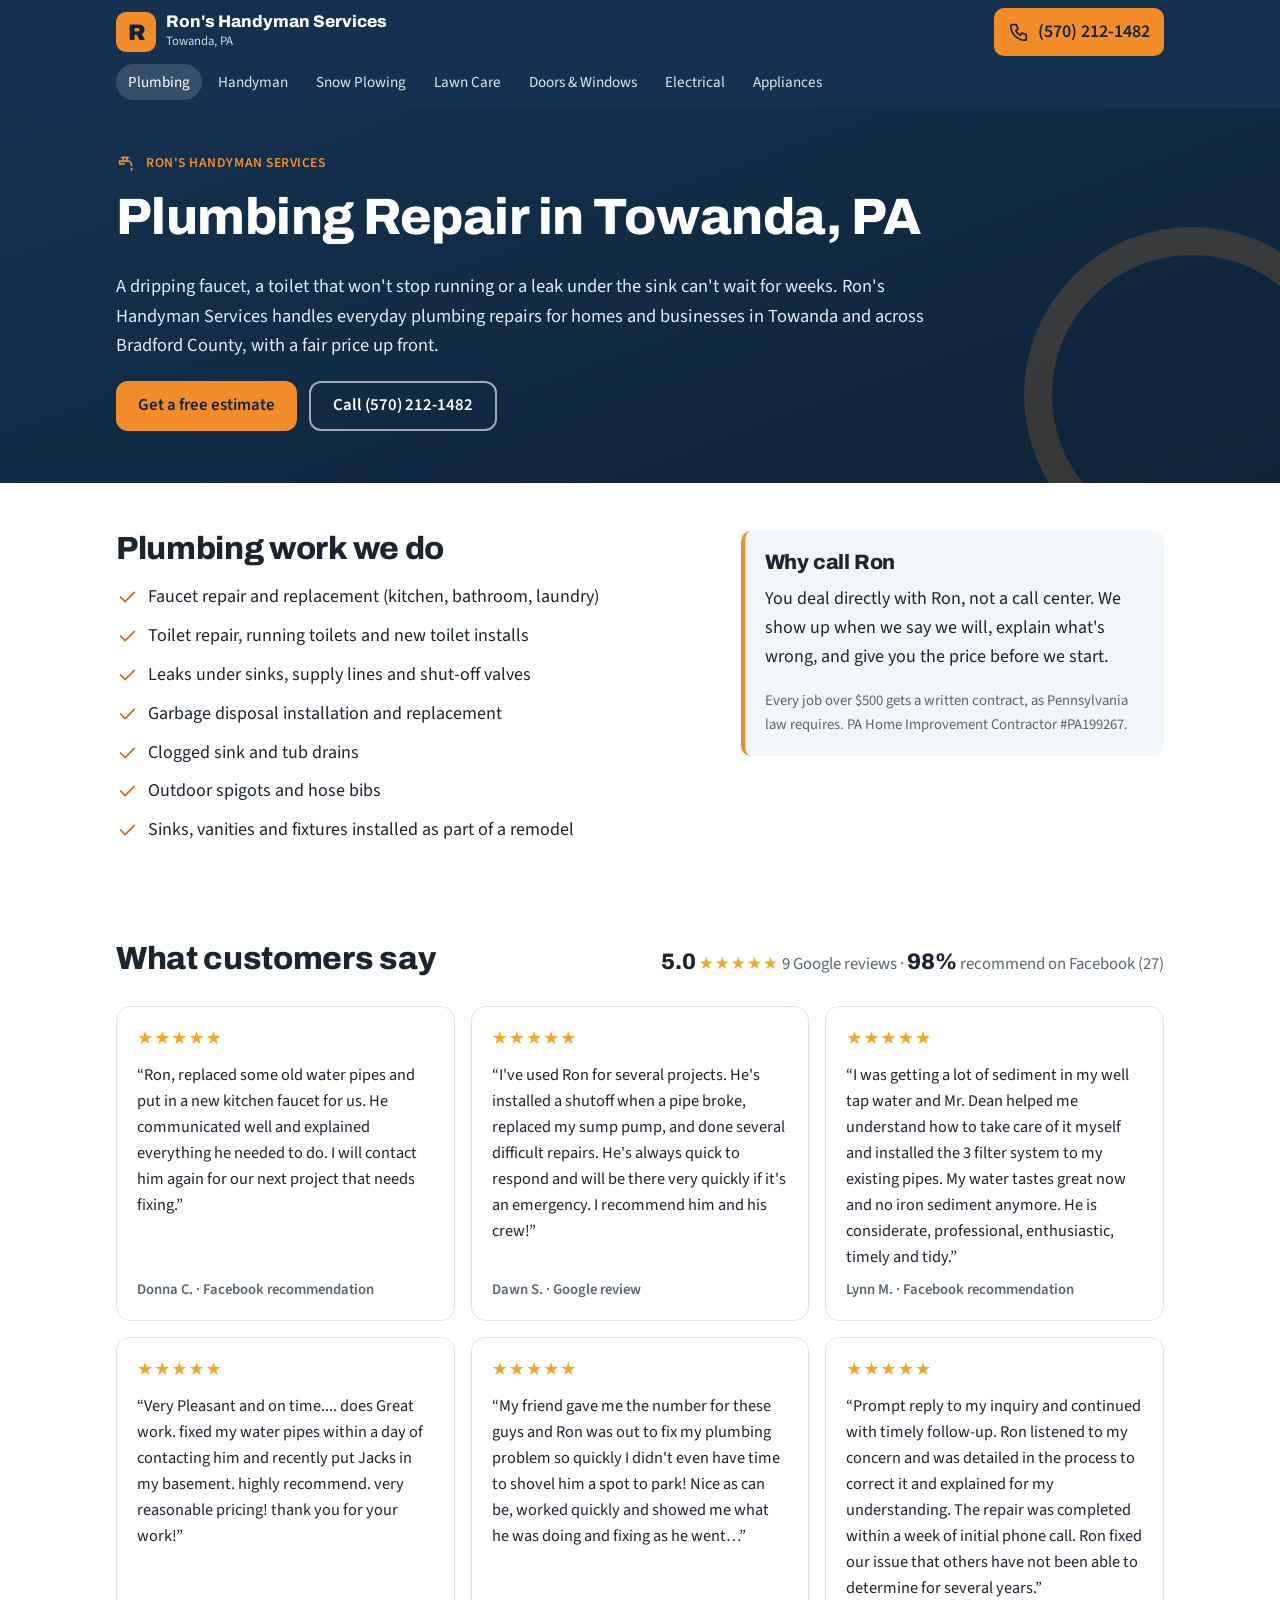
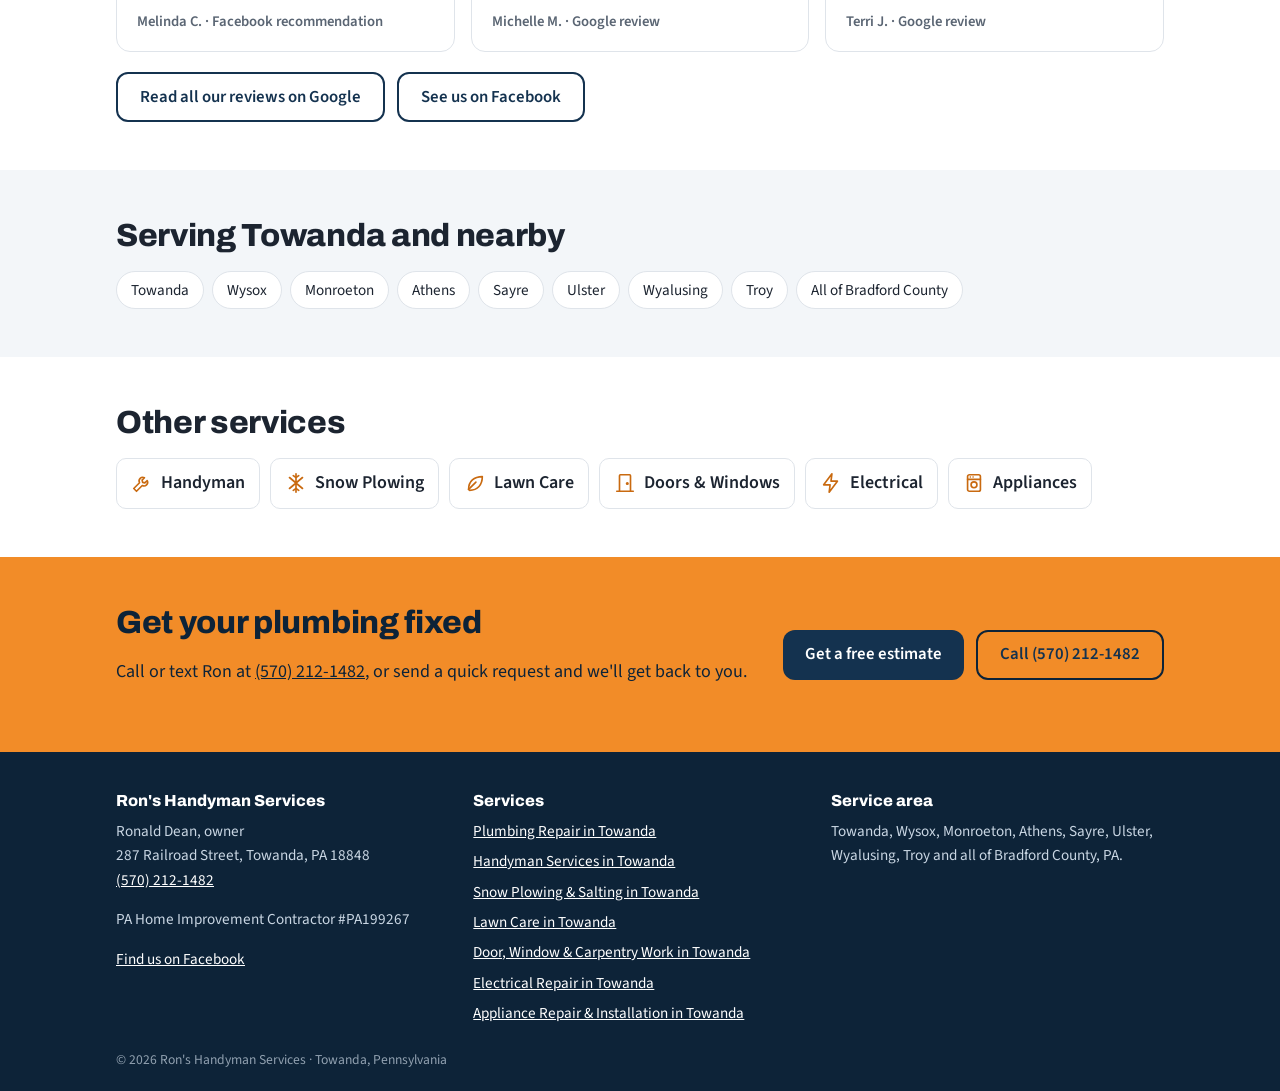
<file: plumbing-towanda-pa.html>
<!doctype html>
<html lang="en">
<head>
<meta charset="utf-8">
<meta name="viewport" content="width=device-width, initial-scale=1">
<title>Plumbing Repair in Towanda, PA – Ron&#x27;s Handyman Services</title>
<meta name="description" content="Leaky faucet, running toilet or clogged drain? Ron&#x27;s Handyman Services fixes everyday plumbing in Towanda and Bradford County. Call (570) 212-1482.">
<link rel="canonical" href="https://www.ronshandymanservice.org/plumbing-towanda-pa.html">
<meta property="og:type" content="website">
<meta property="og:title" content="Plumbing Repair in Towanda, PA – Ron&#x27;s Handyman Services">
<meta property="og:description" content="Leaky faucet, running toilet or clogged drain? Ron&#x27;s Handyman Services fixes everyday plumbing in Towanda and Bradford County. Call (570) 212-1482.">
<meta property="og:url" content="https://www.ronshandymanservice.org/plumbing-towanda-pa.html">
<meta name="theme-color" content="#14324f">
<link rel="icon" href="favicon.svg" type="image/svg+xml">
<link rel="preconnect" href="https://fonts.googleapis.com"><link rel="preconnect" href="https://fonts.gstatic.com" crossorigin>
<link href="https://fonts.googleapis.com/css2?family=Archivo:wght@600;800&family=Source+Sans+3:wght@400;600&display=swap" rel="stylesheet">
<link rel="stylesheet" href="style.css">
<script type="application/ld+json">{"@context": "https://schema.org", "@type": "HomeAndConstructionBusiness", "name": "Ron's Handyman Services", "url": "https://www.ronshandymanservice.org/", "telephone": "+1-570-212-1482", "founder": {"@type": "Person", "name": "Ronald Dean"}, "address": {"@type": "PostalAddress", "streetAddress": "287 Railroad Street", "addressLocality": "Towanda", "addressRegion": "PA", "postalCode": "18848", "addressCountry": "US"}, "areaServed": [{"@type": "City", "name": "Towanda, PA"}, {"@type": "City", "name": "Wysox, PA"}, {"@type": "City", "name": "Monroeton, PA"}, {"@type": "City", "name": "Athens, PA"}, {"@type": "City", "name": "Sayre, PA"}, {"@type": "City", "name": "Ulster, PA"}, {"@type": "City", "name": "Wyalusing, PA"}, {"@type": "City", "name": "Troy, PA"}, {"@type": "AdministrativeArea", "name": "Bradford County, PA"}], "sameAs": ["https://www.facebook.com/ronshandymanservicespa/", "https://www.google.com/search?q=Ron%27s+Handyman+Services+Towanda+PA"]}</script>
<script type="application/ld+json">{"@context": "https://schema.org", "@type": "Service", "name": "Plumbing Repair in Towanda, PA", "description": "Leaky faucet, running toilet or clogged drain? Ron's Handyman Services fixes everyday plumbing in Towanda and Bradford County. Call (570) 212-1482.", "provider": {"@type": "HomeAndConstructionBusiness", "name": "Ron's Handyman Services", "url": "https://www.ronshandymanservice.org/"}, "areaServed": "Towanda, PA", "url": "https://www.ronshandymanservice.org/plumbing-towanda-pa.html"}</script>
</head>
<body>
<a class="skip" href="#main">Skip to content</a>
<header class="top">
  <div class="wrap bar">
    <a class="brand" href="index.html" aria-label="Ron's Handyman Services home">
      <span class="mark">R</span><span><b>Ron's Handyman Services</b><small>Towanda, PA</small></span>
    </a>
    <a class="callbtn" href="tel:+15702121482"><svg class="ic" viewBox="0 0 24 24" fill="none" stroke="currentColor" stroke-width="1.8" stroke-linecap="round" stroke-linejoin="round" aria-hidden="true"><path d="M5 4h4l2 5-2.5 1.5a11 11 0 0 0 5 5L15 13l5 2v4a2 2 0 0 1-2 2A16 16 0 0 1 3 6a2 2 0 0 1 2-2"/></svg><span>(570) 212-1482</span></a>
  </div>
  <nav class="wrap nav" aria-label="Services"><a href="plumbing-towanda-pa.html" aria-current="page">Plumbing</a><a href="handyman-towanda-pa.html">Handyman</a><a href="snow-plowing-towanda-pa.html">Snow Plowing</a><a href="lawn-care-towanda-pa.html">Lawn Care</a><a href="doors-windows-towanda-pa.html">Doors & Windows</a><a href="electrical-repair-towanda-pa.html">Electrical</a><a href="appliance-repair-towanda-pa.html">Appliances</a></nav>
</header>
<main id="main">
<section class="hero small"><div class="wrap">
  <p class="eyebrow"><svg class="ic" viewBox="0 0 24 24" fill="none" stroke="currentColor" stroke-width="1.8" stroke-linecap="round" stroke-linejoin="round" aria-hidden="true"><path d="M4 10h9a4 4 0 0 1 4 4v1"/><path d="M8 10V6h4v4"/><path d="M6 6h8"/><path d="M17 18v2"/><path d="M4 10v3h5"/></svg> Ron's Handyman Services</p>
  <h1>Plumbing Repair in Towanda, PA</h1>
  <p class="lead">A dripping faucet, a toilet that won&#x27;t stop running or a leak under the sink can&#x27;t wait for weeks. Ron&#x27;s Handyman Services handles everyday plumbing repairs for homes and businesses in Towanda and across Bradford County, with a fair price up front.</p>
  <div class="btns"><a class="btn primary" href="request-estimate.html">Get a free estimate</a><a class="btn ghost light" href="tel:+15702121482">Call (570) 212-1482</a></div>
</div></section>
<section class="wrap two">
  <div>
    <h2>Plumbing work we do</h2>
    <ul class="checks"><li><svg class="ic" viewBox="0 0 24 24" fill="none" stroke="currentColor" stroke-width="1.8" stroke-linecap="round" stroke-linejoin="round" aria-hidden="true"><path d="m5 12 5 5L20 7"/></svg><span>Faucet repair and replacement (kitchen, bathroom, laundry)</span></li><li><svg class="ic" viewBox="0 0 24 24" fill="none" stroke="currentColor" stroke-width="1.8" stroke-linecap="round" stroke-linejoin="round" aria-hidden="true"><path d="m5 12 5 5L20 7"/></svg><span>Toilet repair, running toilets and new toilet installs</span></li><li><svg class="ic" viewBox="0 0 24 24" fill="none" stroke="currentColor" stroke-width="1.8" stroke-linecap="round" stroke-linejoin="round" aria-hidden="true"><path d="m5 12 5 5L20 7"/></svg><span>Leaks under sinks, supply lines and shut-off valves</span></li><li><svg class="ic" viewBox="0 0 24 24" fill="none" stroke="currentColor" stroke-width="1.8" stroke-linecap="round" stroke-linejoin="round" aria-hidden="true"><path d="m5 12 5 5L20 7"/></svg><span>Garbage disposal installation and replacement</span></li><li><svg class="ic" viewBox="0 0 24 24" fill="none" stroke="currentColor" stroke-width="1.8" stroke-linecap="round" stroke-linejoin="round" aria-hidden="true"><path d="m5 12 5 5L20 7"/></svg><span>Clogged sink and tub drains</span></li><li><svg class="ic" viewBox="0 0 24 24" fill="none" stroke="currentColor" stroke-width="1.8" stroke-linecap="round" stroke-linejoin="round" aria-hidden="true"><path d="m5 12 5 5L20 7"/></svg><span>Outdoor spigots and hose bibs</span></li><li><svg class="ic" viewBox="0 0 24 24" fill="none" stroke="currentColor" stroke-width="1.8" stroke-linecap="round" stroke-linejoin="round" aria-hidden="true"><path d="m5 12 5 5L20 7"/></svg><span>Sinks, vanities and fixtures installed as part of a remodel</span></li></ul>
  </div>
  <aside class="side">
    <h2>Why call Ron</h2>
    <p>You deal directly with Ron, not a call center. We show up when we say we will, explain what&#x27;s wrong, and give you the price before we start.</p>
    <p class="lic">Every job over $500 gets a written contract, as Pennsylvania law requires. PA Home Improvement Contractor #PA199267.</p>
  </aside>
</section>
<section class="wrap reviews">
  <div class="rvhead"><h2>What customers say</h2><p class="score"><b>5.0</b> <span class="stars" aria-label="5 out of 5 stars">★★★★★</span> <span>9 Google reviews</span> · <b>98%</b> <span>recommend on Facebook (27)</span></p></div>
  <div class="rvgrid"><figure class="rv"><span class="stars" aria-label="5 out of 5 stars">★★★★★</span><blockquote>“Ron, replaced some old water pipes and put in a new kitchen faucet for us. He communicated well and explained everything he needed to do. I will contact him again for our next project that needs fixing.”</blockquote><figcaption>Donna C. · Facebook recommendation</figcaption></figure><figure class="rv"><span class="stars" aria-label="5 out of 5 stars">★★★★★</span><blockquote>“I&#x27;ve used Ron for several projects. He&#x27;s installed a shutoff when a pipe broke, replaced my sump pump, and done several difficult repairs. He&#x27;s always quick to respond and will be there very quickly if it&#x27;s an emergency. I recommend him and his crew!”</blockquote><figcaption>Dawn S. · Google review</figcaption></figure><figure class="rv"><span class="stars" aria-label="5 out of 5 stars">★★★★★</span><blockquote>“I was getting a lot of sediment in my well tap water and Mr. Dean helped me understand how to take care of it myself and installed the 3 filter system to my existing pipes. My water tastes great now and no iron sediment anymore. He is considerate, professional, enthusiastic, timely and tidy.”</blockquote><figcaption>Lynn M. · Facebook recommendation</figcaption></figure><figure class="rv"><span class="stars" aria-label="5 out of 5 stars">★★★★★</span><blockquote>“Very Pleasant and on time.... does Great work. fixed my water pipes within a day of contacting him and recently put Jacks in my basement. highly recommend. very reasonable pricing! thank you for your work!”</blockquote><figcaption>Melinda C. · Facebook recommendation</figcaption></figure><figure class="rv"><span class="stars" aria-label="5 out of 5 stars">★★★★★</span><blockquote>“My friend gave me the number for these guys and Ron was out to fix my plumbing problem so quickly I didn&#x27;t even have time to shovel him a spot to park! Nice as can be, worked quickly and showed me what he was doing and fixing as he went…”</blockquote><figcaption>Michelle M. · Google review</figcaption></figure><figure class="rv"><span class="stars" aria-label="5 out of 5 stars">★★★★★</span><blockquote>“Prompt reply to my inquiry and continued with timely follow-up. Ron listened to my concern and was detailed in the process to correct it and explained for my understanding. The repair was completed within a week of initial phone call. Ron fixed our issue that others have not been able to determine for several years.”</blockquote><figcaption>Terri J. · Google review</figcaption></figure></div>
  <div class="btns"><a class="btn ghost" href="https://www.google.com/search?q=Ron%27s+Handyman+Services+Towanda+PA" rel="noopener">Read all our reviews on Google</a><a class="btn ghost" href="https://www.facebook.com/ronshandymanservicespa/" rel="noopener">See us on Facebook</a></div>
</section>
<section class="band"><div class="wrap">
  <h2>Serving Towanda and nearby</h2>
  <ul class="towns"><li>Towanda</li><li>Wysox</li><li>Monroeton</li><li>Athens</li><li>Sayre</li><li>Ulster</li><li>Wyalusing</li><li>Troy</li><li>All of Bradford County</li></ul>
</div></section>
<section class="wrap more"><h2>Other services</h2><div class="minis"><a class="mini" href="handyman-towanda-pa.html"><svg class="ic" viewBox="0 0 24 24" fill="none" stroke="currentColor" stroke-width="1.8" stroke-linecap="round" stroke-linejoin="round" aria-hidden="true"><path d="M14.7 6.3a4 4 0 0 0-5.4 5.4L3 18l3 3 6.3-6.3a4 4 0 0 0 5.4-5.4l-2.6 2.6-2.4-.6-.6-2.4z"/></svg><span>Handyman</span></a><a class="mini" href="snow-plowing-towanda-pa.html"><svg class="ic" viewBox="0 0 24 24" fill="none" stroke="currentColor" stroke-width="1.8" stroke-linecap="round" stroke-linejoin="round" aria-hidden="true"><path d="M12 2v20M4.9 6l14.2 12M19.1 6 4.9 18"/><path d="m9 4 3 2 3-2M9 20l3-2 3 2"/></svg><span>Snow Plowing</span></a><a class="mini" href="lawn-care-towanda-pa.html"><svg class="ic" viewBox="0 0 24 24" fill="none" stroke="currentColor" stroke-width="1.8" stroke-linecap="round" stroke-linejoin="round" aria-hidden="true"><path d="M5 19c0-9 6-14 15-14 0 9-5 15-14 15"/><path d="M5 19 13 11"/></svg><span>Lawn Care</span></a><a class="mini" href="doors-windows-towanda-pa.html"><svg class="ic" viewBox="0 0 24 24" fill="none" stroke="currentColor" stroke-width="1.8" stroke-linecap="round" stroke-linejoin="round" aria-hidden="true"><path d="M6 21V4a1 1 0 0 1 1-1h10a1 1 0 0 1 1 1v17"/><path d="M3 21h18"/><circle cx="14.5" cy="12.5" r=".8" fill="currentColor"/></svg><span>Doors & Windows</span></a><a class="mini" href="electrical-repair-towanda-pa.html"><svg class="ic" viewBox="0 0 24 24" fill="none" stroke="currentColor" stroke-width="1.8" stroke-linecap="round" stroke-linejoin="round" aria-hidden="true"><path d="M13 2 4 14h7l-1 8 9-12h-7z"/></svg><span>Electrical</span></a><a class="mini" href="appliance-repair-towanda-pa.html"><svg class="ic" viewBox="0 0 24 24" fill="none" stroke="currentColor" stroke-width="1.8" stroke-linecap="round" stroke-linejoin="round" aria-hidden="true"><rect x="5" y="3" width="14" height="18" rx="2"/><path d="M5 8h14"/><circle cx="12" cy="14" r="3.2"/><path d="M8 5.5h.01M11 5.5h.01"/></svg><span>Appliances</span></a></div></section>
<section class="cta"><div class="wrap ctain">
  <div><h2>Get your plumbing fixed</h2><p>Call or text Ron at <a href="tel:+15702121482">(570) 212-1482</a>, or send a quick request and we'll get back to you.</p></div>
  <div class="btns"><a class="btn primary" href="request-estimate.html">Get a free estimate</a><a class="btn ghost" href="tel:+15702121482">Call (570) 212-1482</a></div>
</div></section>
</main>
<footer class="foot">
  <div class="wrap fgrid">
    <div>
      <p class="fname">Ron's Handyman Services</p>
      <p>Ronald Dean, owner<br>287 Railroad Street, Towanda, PA 18848<br><a href="tel:+15702121482">(570) 212-1482</a></p>
      <p>PA Home Improvement Contractor #PA199267</p>
      <p><a href="https://www.facebook.com/ronshandymanservicespa/" rel="noopener">Find us on Facebook</a></p>
    </div>
    <div>
      <p class="fname">Services</p>
      <ul><li><a href="plumbing-towanda-pa.html">Plumbing Repair in Towanda</a></li><li><a href="handyman-towanda-pa.html">Handyman Services in Towanda</a></li><li><a href="snow-plowing-towanda-pa.html">Snow Plowing & Salting in Towanda</a></li><li><a href="lawn-care-towanda-pa.html">Lawn Care in Towanda</a></li><li><a href="doors-windows-towanda-pa.html">Door, Window & Carpentry Work in Towanda</a></li><li><a href="electrical-repair-towanda-pa.html">Electrical Repair in Towanda</a></li><li><a href="appliance-repair-towanda-pa.html">Appliance Repair & Installation in Towanda</a></li></ul>
    </div>
    <div>
      <p class="fname">Service area</p>
      <p>Towanda, Wysox, Monroeton, Athens, Sayre, Ulster, Wyalusing, Troy and all of Bradford County, PA.</p>
    </div>
  </div>
  <p class="wrap copy">© 2026 Ron's Handyman Services · Towanda, Pennsylvania</p>
</footer>
<div class="dock">
  <a class="d1" href="tel:+15702121482"><svg class="ic" viewBox="0 0 24 24" fill="none" stroke="currentColor" stroke-width="1.8" stroke-linecap="round" stroke-linejoin="round" aria-hidden="true"><path d="M5 4h4l2 5-2.5 1.5a11 11 0 0 0 5 5L15 13l5 2v4a2 2 0 0 1-2 2A16 16 0 0 1 3 6a2 2 0 0 1 2-2"/></svg> Call Ron</a>
  <a class="d2" href="request-estimate.html">Free estimate</a>
</div>
</body>
</html>
</file>
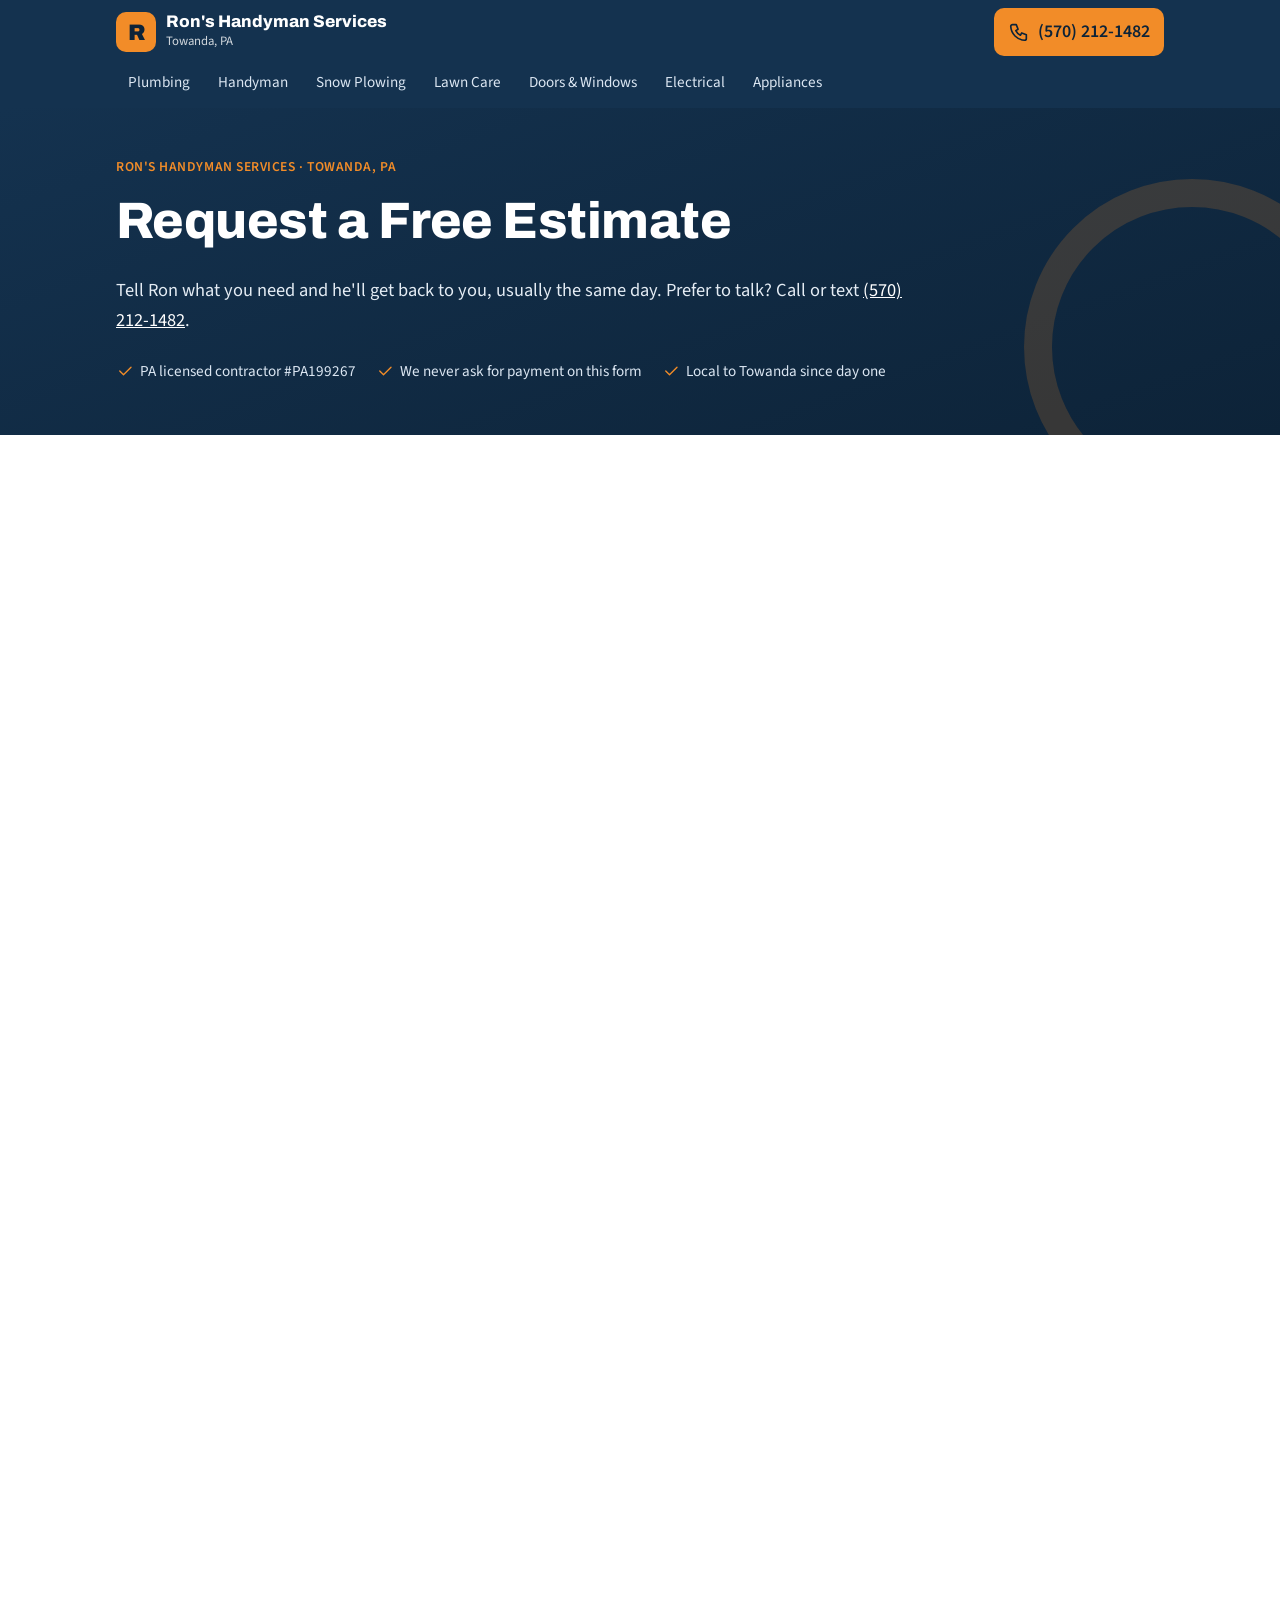
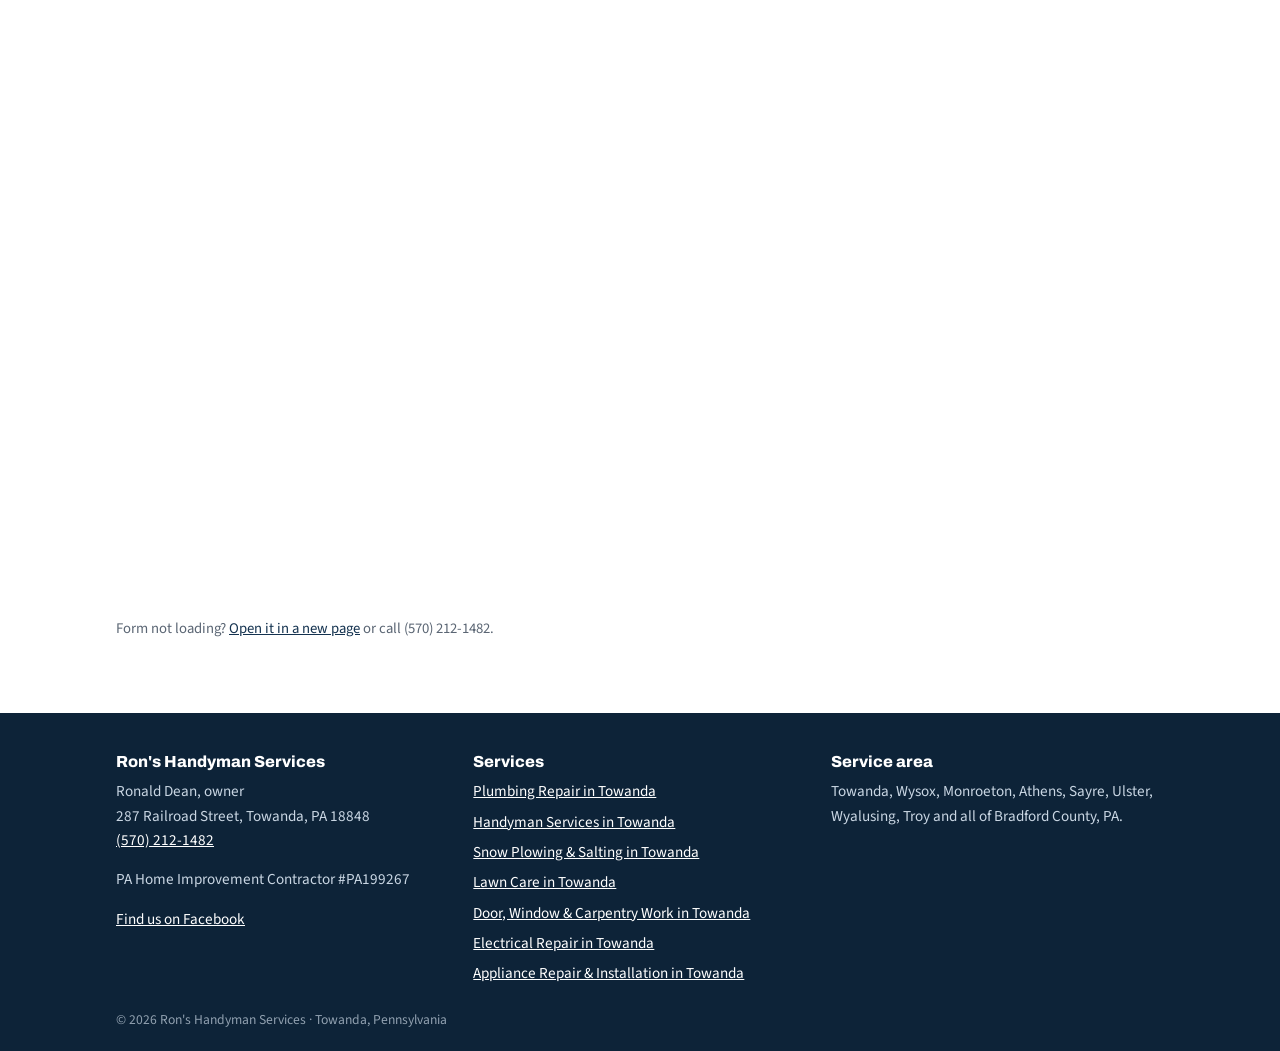
<file: request-estimate.html>
<!doctype html>
<html lang="en">
<head>
<meta charset="utf-8">
<meta name="viewport" content="width=device-width, initial-scale=1">
<title>Request a Free Estimate – Ron&#x27;s Handyman Services, Towanda PA</title>
<meta name="description" content="Request a free estimate from Ron&#x27;s Handyman Services in Towanda, PA. Handyman, plumbing, electrical, appliance, doors, lawn and snow. Call (570) 212-1482.">
<link rel="canonical" href="https://www.ronshandymanservice.org/request-estimate.html">
<meta property="og:type" content="website">
<meta property="og:title" content="Request a Free Estimate – Ron&#x27;s Handyman Services, Towanda PA">
<meta property="og:description" content="Request a free estimate from Ron&#x27;s Handyman Services in Towanda, PA. Handyman, plumbing, electrical, appliance, doors, lawn and snow. Call (570) 212-1482.">
<meta property="og:url" content="https://www.ronshandymanservice.org/request-estimate.html">
<meta name="theme-color" content="#14324f">
<link rel="icon" href="favicon.svg" type="image/svg+xml">
<link rel="preconnect" href="https://fonts.googleapis.com"><link rel="preconnect" href="https://fonts.gstatic.com" crossorigin>
<link href="https://fonts.googleapis.com/css2?family=Archivo:wght@600;800&family=Source+Sans+3:wght@400;600&display=swap" rel="stylesheet">
<link rel="stylesheet" href="style.css">
<script type="application/ld+json">{"@context": "https://schema.org", "@type": "HomeAndConstructionBusiness", "name": "Ron's Handyman Services", "url": "https://www.ronshandymanservice.org/", "telephone": "+1-570-212-1482", "founder": {"@type": "Person", "name": "Ronald Dean"}, "address": {"@type": "PostalAddress", "streetAddress": "287 Railroad Street", "addressLocality": "Towanda", "addressRegion": "PA", "postalCode": "18848", "addressCountry": "US"}, "areaServed": [{"@type": "City", "name": "Towanda, PA"}, {"@type": "City", "name": "Wysox, PA"}, {"@type": "City", "name": "Monroeton, PA"}, {"@type": "City", "name": "Athens, PA"}, {"@type": "City", "name": "Sayre, PA"}, {"@type": "City", "name": "Ulster, PA"}, {"@type": "City", "name": "Wyalusing, PA"}, {"@type": "City", "name": "Troy, PA"}, {"@type": "AdministrativeArea", "name": "Bradford County, PA"}], "sameAs": ["https://www.facebook.com/ronshandymanservicespa/", "https://www.google.com/search?q=Ron%27s+Handyman+Services+Towanda+PA"]}</script>
</head>
<body>
<a class="skip" href="#main">Skip to content</a>
<header class="top">
  <div class="wrap bar">
    <a class="brand" href="index.html" aria-label="Ron's Handyman Services home">
      <span class="mark">R</span><span><b>Ron's Handyman Services</b><small>Towanda, PA</small></span>
    </a>
    <a class="callbtn" href="tel:+15702121482"><svg class="ic" viewBox="0 0 24 24" fill="none" stroke="currentColor" stroke-width="1.8" stroke-linecap="round" stroke-linejoin="round" aria-hidden="true"><path d="M5 4h4l2 5-2.5 1.5a11 11 0 0 0 5 5L15 13l5 2v4a2 2 0 0 1-2 2A16 16 0 0 1 3 6a2 2 0 0 1 2-2"/></svg><span>(570) 212-1482</span></a>
  </div>
  <nav class="wrap nav" aria-label="Services"><a href="plumbing-towanda-pa.html">Plumbing</a><a href="handyman-towanda-pa.html">Handyman</a><a href="snow-plowing-towanda-pa.html">Snow Plowing</a><a href="lawn-care-towanda-pa.html">Lawn Care</a><a href="doors-windows-towanda-pa.html">Doors & Windows</a><a href="electrical-repair-towanda-pa.html">Electrical</a><a href="appliance-repair-towanda-pa.html">Appliances</a></nav>
</header>
<main id="main">
<section class="hero small"><div class="wrap">
  <p class="eyebrow">Ron's Handyman Services · Towanda, PA</p>
  <h1>Request a Free Estimate</h1>
  <p class="lead">Tell Ron what you need and he'll get back to you, usually the same day. Prefer to talk? Call or text <a href="tel:+15702121482" style="color:#fff">(570) 212-1482</a>.</p>
  <ul class="trust"><li><svg class="ic" viewBox="0 0 24 24" fill="none" stroke="currentColor" stroke-width="1.8" stroke-linecap="round" stroke-linejoin="round" aria-hidden="true"><path d="m5 12 5 5L20 7"/></svg> PA licensed contractor #PA199267</li><li><svg class="ic" viewBox="0 0 24 24" fill="none" stroke="currentColor" stroke-width="1.8" stroke-linecap="round" stroke-linejoin="round" aria-hidden="true"><path d="m5 12 5 5L20 7"/></svg> We never ask for payment on this form</li><li><svg class="ic" viewBox="0 0 24 24" fill="none" stroke="currentColor" stroke-width="1.8" stroke-linecap="round" stroke-linejoin="round" aria-hidden="true"><path d="m5 12 5 5L20 7"/></svg> Local to Towanda since day one</li></ul>
</div></section>
<section class="wrap"><div class="formwrap">
  <iframe title="Job request form" src="https://form.jotform.com/262972486464067" loading="lazy" allow="geolocation; camera" style="width:100%;min-height:1700px;border:0"></iframe>
  <p class="lic">Form not loading? <a href="https://form.jotform.com/262972486464067" rel="noopener">Open it in a new page</a> or call (570) 212-1482.</p>
</div></section>
</main>
<footer class="foot">
  <div class="wrap fgrid">
    <div>
      <p class="fname">Ron's Handyman Services</p>
      <p>Ronald Dean, owner<br>287 Railroad Street, Towanda, PA 18848<br><a href="tel:+15702121482">(570) 212-1482</a></p>
      <p>PA Home Improvement Contractor #PA199267</p>
      <p><a href="https://www.facebook.com/ronshandymanservicespa/" rel="noopener">Find us on Facebook</a></p>
    </div>
    <div>
      <p class="fname">Services</p>
      <ul><li><a href="plumbing-towanda-pa.html">Plumbing Repair in Towanda</a></li><li><a href="handyman-towanda-pa.html">Handyman Services in Towanda</a></li><li><a href="snow-plowing-towanda-pa.html">Snow Plowing & Salting in Towanda</a></li><li><a href="lawn-care-towanda-pa.html">Lawn Care in Towanda</a></li><li><a href="doors-windows-towanda-pa.html">Door, Window & Carpentry Work in Towanda</a></li><li><a href="electrical-repair-towanda-pa.html">Electrical Repair in Towanda</a></li><li><a href="appliance-repair-towanda-pa.html">Appliance Repair & Installation in Towanda</a></li></ul>
    </div>
    <div>
      <p class="fname">Service area</p>
      <p>Towanda, Wysox, Monroeton, Athens, Sayre, Ulster, Wyalusing, Troy and all of Bradford County, PA.</p>
    </div>
  </div>
  <p class="wrap copy">© 2026 Ron's Handyman Services · Towanda, Pennsylvania</p>
</footer>
<div class="dock">
  <a class="d1" href="tel:+15702121482"><svg class="ic" viewBox="0 0 24 24" fill="none" stroke="currentColor" stroke-width="1.8" stroke-linecap="round" stroke-linejoin="round" aria-hidden="true"><path d="M5 4h4l2 5-2.5 1.5a11 11 0 0 0 5 5L15 13l5 2v4a2 2 0 0 1-2 2A16 16 0 0 1 3 6a2 2 0 0 1 2-2"/></svg> Call Ron</a>
  <a class="d2" href="request-estimate.html">Free estimate</a>
</div>
</body>
</html>
</file>
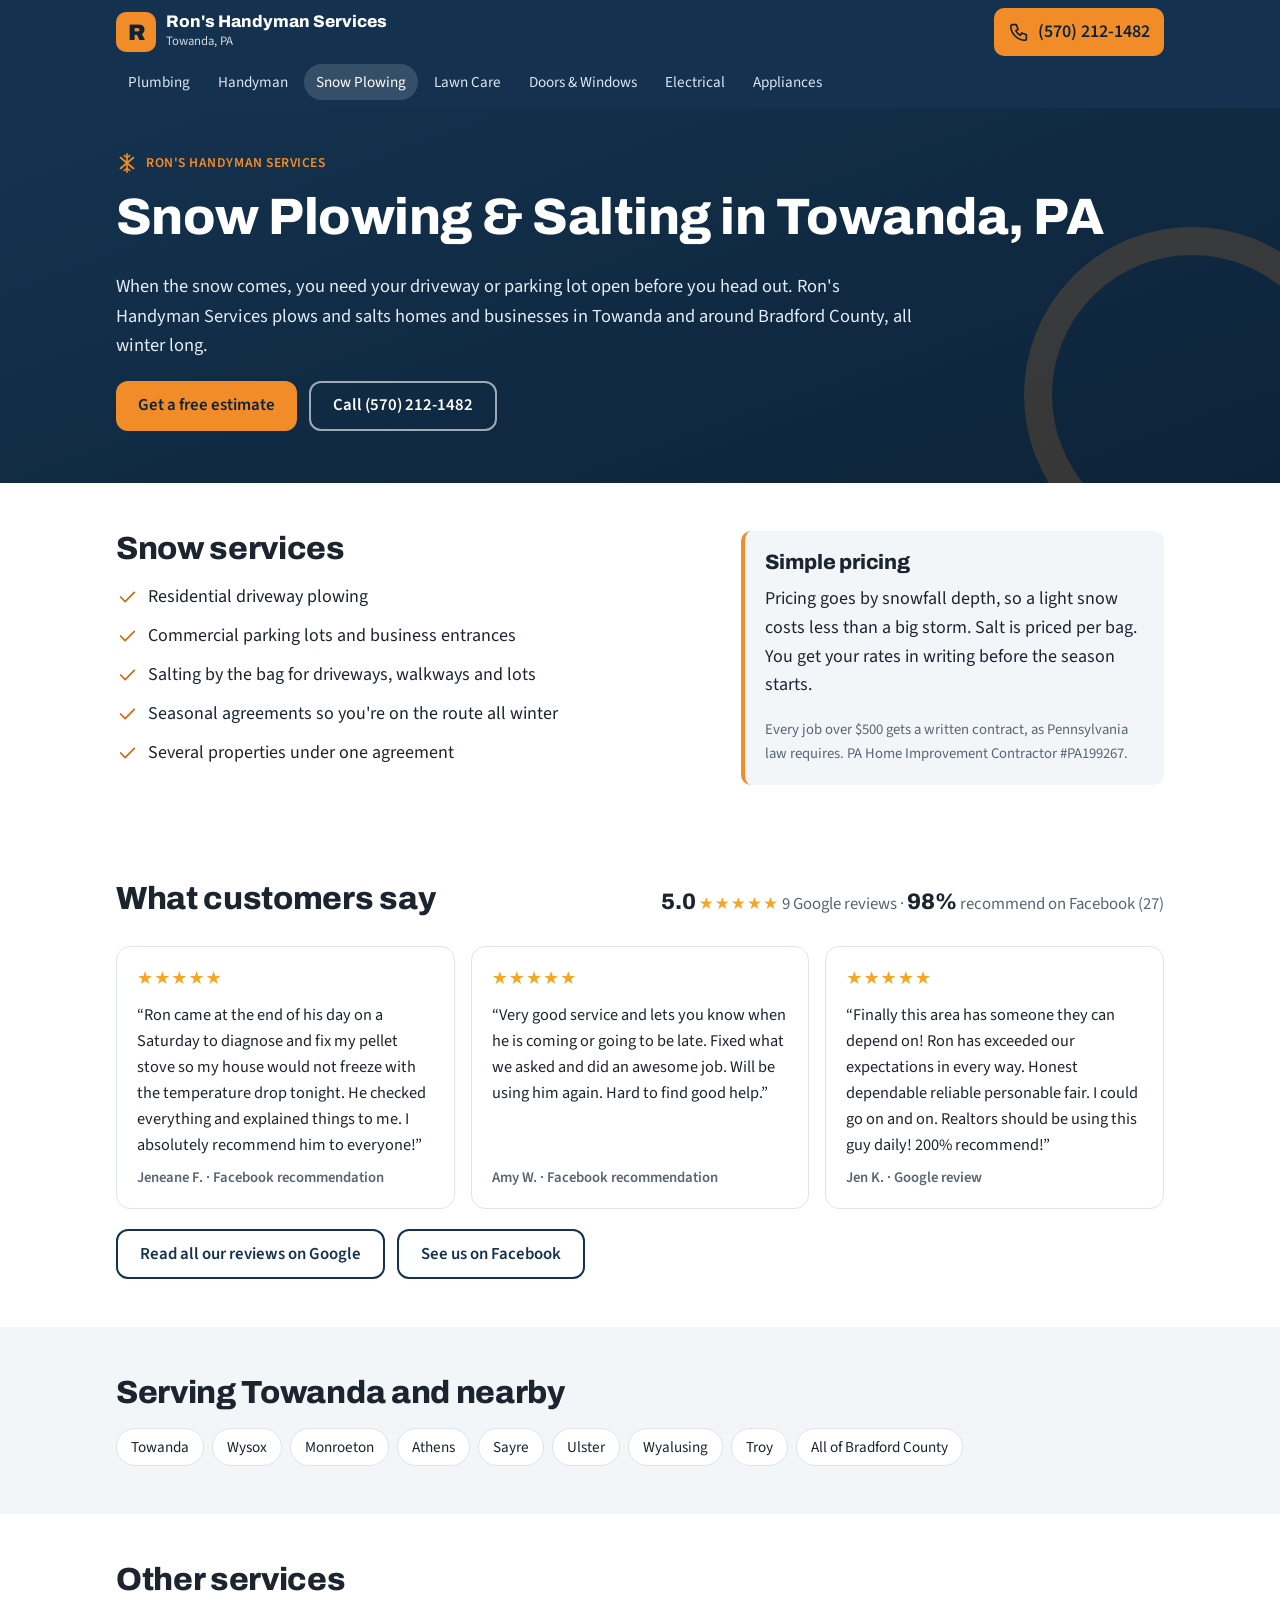
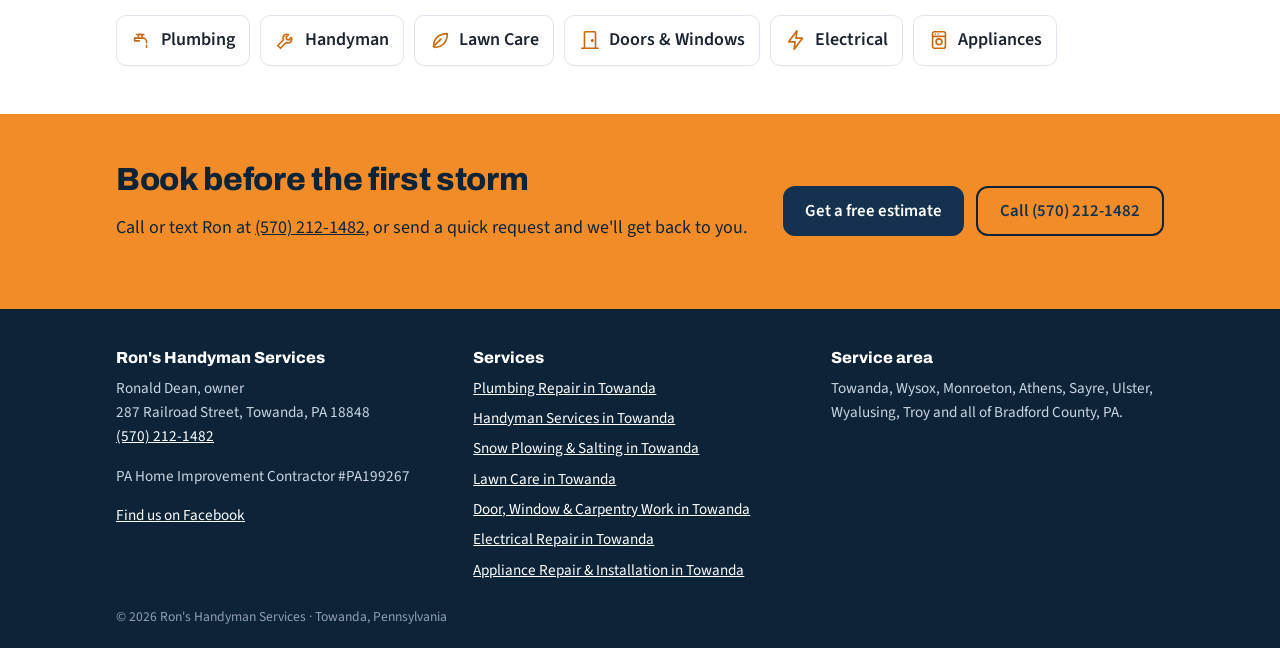
<file: snow-plowing-towanda-pa.html>
<!doctype html>
<html lang="en">
<head>
<meta charset="utf-8">
<meta name="viewport" content="width=device-width, initial-scale=1">
<title>Snow Plowing &amp; Salting in Towanda, PA – Ron&#x27;s Handyman</title>
<meta name="description" content="Residential and commercial snow plowing and salting in Towanda and Bradford County. Seasonal agreements, pricing by snowfall. Call (570) 212-1482.">
<link rel="canonical" href="https://www.ronshandymanservice.org/snow-plowing-towanda-pa.html">
<meta property="og:type" content="website">
<meta property="og:title" content="Snow Plowing &amp; Salting in Towanda, PA – Ron&#x27;s Handyman">
<meta property="og:description" content="Residential and commercial snow plowing and salting in Towanda and Bradford County. Seasonal agreements, pricing by snowfall. Call (570) 212-1482.">
<meta property="og:url" content="https://www.ronshandymanservice.org/snow-plowing-towanda-pa.html">
<meta name="theme-color" content="#14324f">
<link rel="icon" href="favicon.svg" type="image/svg+xml">
<link rel="preconnect" href="https://fonts.googleapis.com"><link rel="preconnect" href="https://fonts.gstatic.com" crossorigin>
<link href="https://fonts.googleapis.com/css2?family=Archivo:wght@600;800&family=Source+Sans+3:wght@400;600&display=swap" rel="stylesheet">
<link rel="stylesheet" href="style.css">
<script type="application/ld+json">{"@context": "https://schema.org", "@type": "HomeAndConstructionBusiness", "name": "Ron's Handyman Services", "url": "https://www.ronshandymanservice.org/", "telephone": "+1-570-212-1482", "founder": {"@type": "Person", "name": "Ronald Dean"}, "address": {"@type": "PostalAddress", "streetAddress": "287 Railroad Street", "addressLocality": "Towanda", "addressRegion": "PA", "postalCode": "18848", "addressCountry": "US"}, "areaServed": [{"@type": "City", "name": "Towanda, PA"}, {"@type": "City", "name": "Wysox, PA"}, {"@type": "City", "name": "Monroeton, PA"}, {"@type": "City", "name": "Athens, PA"}, {"@type": "City", "name": "Sayre, PA"}, {"@type": "City", "name": "Ulster, PA"}, {"@type": "City", "name": "Wyalusing, PA"}, {"@type": "City", "name": "Troy, PA"}, {"@type": "AdministrativeArea", "name": "Bradford County, PA"}], "sameAs": ["https://www.facebook.com/ronshandymanservicespa/", "https://www.google.com/search?q=Ron%27s+Handyman+Services+Towanda+PA"]}</script>
<script type="application/ld+json">{"@context": "https://schema.org", "@type": "Service", "name": "Snow Plowing & Salting in Towanda, PA", "description": "Residential and commercial snow plowing and salting in Towanda and Bradford County. Seasonal agreements, pricing by snowfall. Call (570) 212-1482.", "provider": {"@type": "HomeAndConstructionBusiness", "name": "Ron's Handyman Services", "url": "https://www.ronshandymanservice.org/"}, "areaServed": "Towanda, PA", "url": "https://www.ronshandymanservice.org/snow-plowing-towanda-pa.html"}</script>
</head>
<body>
<a class="skip" href="#main">Skip to content</a>
<header class="top">
  <div class="wrap bar">
    <a class="brand" href="index.html" aria-label="Ron's Handyman Services home">
      <span class="mark">R</span><span><b>Ron's Handyman Services</b><small>Towanda, PA</small></span>
    </a>
    <a class="callbtn" href="tel:+15702121482"><svg class="ic" viewBox="0 0 24 24" fill="none" stroke="currentColor" stroke-width="1.8" stroke-linecap="round" stroke-linejoin="round" aria-hidden="true"><path d="M5 4h4l2 5-2.5 1.5a11 11 0 0 0 5 5L15 13l5 2v4a2 2 0 0 1-2 2A16 16 0 0 1 3 6a2 2 0 0 1 2-2"/></svg><span>(570) 212-1482</span></a>
  </div>
  <nav class="wrap nav" aria-label="Services"><a href="plumbing-towanda-pa.html">Plumbing</a><a href="handyman-towanda-pa.html">Handyman</a><a href="snow-plowing-towanda-pa.html" aria-current="page">Snow Plowing</a><a href="lawn-care-towanda-pa.html">Lawn Care</a><a href="doors-windows-towanda-pa.html">Doors & Windows</a><a href="electrical-repair-towanda-pa.html">Electrical</a><a href="appliance-repair-towanda-pa.html">Appliances</a></nav>
</header>
<main id="main">
<section class="hero small"><div class="wrap">
  <p class="eyebrow"><svg class="ic" viewBox="0 0 24 24" fill="none" stroke="currentColor" stroke-width="1.8" stroke-linecap="round" stroke-linejoin="round" aria-hidden="true"><path d="M12 2v20M4.9 6l14.2 12M19.1 6 4.9 18"/><path d="m9 4 3 2 3-2M9 20l3-2 3 2"/></svg> Ron's Handyman Services</p>
  <h1>Snow Plowing &amp; Salting in Towanda, PA</h1>
  <p class="lead">When the snow comes, you need your driveway or parking lot open before you head out. Ron&#x27;s Handyman Services plows and salts homes and businesses in Towanda and around Bradford County, all winter long.</p>
  <div class="btns"><a class="btn primary" href="request-estimate.html">Get a free estimate</a><a class="btn ghost light" href="tel:+15702121482">Call (570) 212-1482</a></div>
</div></section>
<section class="wrap two">
  <div>
    <h2>Snow services</h2>
    <ul class="checks"><li><svg class="ic" viewBox="0 0 24 24" fill="none" stroke="currentColor" stroke-width="1.8" stroke-linecap="round" stroke-linejoin="round" aria-hidden="true"><path d="m5 12 5 5L20 7"/></svg><span>Residential driveway plowing</span></li><li><svg class="ic" viewBox="0 0 24 24" fill="none" stroke="currentColor" stroke-width="1.8" stroke-linecap="round" stroke-linejoin="round" aria-hidden="true"><path d="m5 12 5 5L20 7"/></svg><span>Commercial parking lots and business entrances</span></li><li><svg class="ic" viewBox="0 0 24 24" fill="none" stroke="currentColor" stroke-width="1.8" stroke-linecap="round" stroke-linejoin="round" aria-hidden="true"><path d="m5 12 5 5L20 7"/></svg><span>Salting by the bag for driveways, walkways and lots</span></li><li><svg class="ic" viewBox="0 0 24 24" fill="none" stroke="currentColor" stroke-width="1.8" stroke-linecap="round" stroke-linejoin="round" aria-hidden="true"><path d="m5 12 5 5L20 7"/></svg><span>Seasonal agreements so you&#x27;re on the route all winter</span></li><li><svg class="ic" viewBox="0 0 24 24" fill="none" stroke="currentColor" stroke-width="1.8" stroke-linecap="round" stroke-linejoin="round" aria-hidden="true"><path d="m5 12 5 5L20 7"/></svg><span>Several properties under one agreement</span></li></ul>
  </div>
  <aside class="side">
    <h2>Simple pricing</h2>
    <p>Pricing goes by snowfall depth, so a light snow costs less than a big storm. Salt is priced per bag. You get your rates in writing before the season starts.</p>
    <p class="lic">Every job over $500 gets a written contract, as Pennsylvania law requires. PA Home Improvement Contractor #PA199267.</p>
  </aside>
</section>
<section class="wrap reviews">
  <div class="rvhead"><h2>What customers say</h2><p class="score"><b>5.0</b> <span class="stars" aria-label="5 out of 5 stars">★★★★★</span> <span>9 Google reviews</span> · <b>98%</b> <span>recommend on Facebook (27)</span></p></div>
  <div class="rvgrid"><figure class="rv"><span class="stars" aria-label="5 out of 5 stars">★★★★★</span><blockquote>“Ron came at the end of his day on a Saturday to diagnose and fix my pellet stove so my house would not freeze with the temperature drop tonight. He checked everything and explained things to me. I absolutely recommend him to everyone!”</blockquote><figcaption>Jeneane F. · Facebook recommendation</figcaption></figure><figure class="rv"><span class="stars" aria-label="5 out of 5 stars">★★★★★</span><blockquote>“Very good service and lets you know when he is coming or going to be late. Fixed what we asked and did an awesome job. Will be using him again. Hard to find good help.”</blockquote><figcaption>Amy W. · Facebook recommendation</figcaption></figure><figure class="rv"><span class="stars" aria-label="5 out of 5 stars">★★★★★</span><blockquote>“Finally this area has someone they can depend on! Ron has exceeded our expectations in every way. Honest dependable reliable personable fair. I could go on and on. Realtors should be using this guy daily! 200% recommend!”</blockquote><figcaption>Jen K. · Google review</figcaption></figure></div>
  <div class="btns"><a class="btn ghost" href="https://www.google.com/search?q=Ron%27s+Handyman+Services+Towanda+PA" rel="noopener">Read all our reviews on Google</a><a class="btn ghost" href="https://www.facebook.com/ronshandymanservicespa/" rel="noopener">See us on Facebook</a></div>
</section>
<section class="band"><div class="wrap">
  <h2>Serving Towanda and nearby</h2>
  <ul class="towns"><li>Towanda</li><li>Wysox</li><li>Monroeton</li><li>Athens</li><li>Sayre</li><li>Ulster</li><li>Wyalusing</li><li>Troy</li><li>All of Bradford County</li></ul>
</div></section>
<section class="wrap more"><h2>Other services</h2><div class="minis"><a class="mini" href="plumbing-towanda-pa.html"><svg class="ic" viewBox="0 0 24 24" fill="none" stroke="currentColor" stroke-width="1.8" stroke-linecap="round" stroke-linejoin="round" aria-hidden="true"><path d="M4 10h9a4 4 0 0 1 4 4v1"/><path d="M8 10V6h4v4"/><path d="M6 6h8"/><path d="M17 18v2"/><path d="M4 10v3h5"/></svg><span>Plumbing</span></a><a class="mini" href="handyman-towanda-pa.html"><svg class="ic" viewBox="0 0 24 24" fill="none" stroke="currentColor" stroke-width="1.8" stroke-linecap="round" stroke-linejoin="round" aria-hidden="true"><path d="M14.7 6.3a4 4 0 0 0-5.4 5.4L3 18l3 3 6.3-6.3a4 4 0 0 0 5.4-5.4l-2.6 2.6-2.4-.6-.6-2.4z"/></svg><span>Handyman</span></a><a class="mini" href="lawn-care-towanda-pa.html"><svg class="ic" viewBox="0 0 24 24" fill="none" stroke="currentColor" stroke-width="1.8" stroke-linecap="round" stroke-linejoin="round" aria-hidden="true"><path d="M5 19c0-9 6-14 15-14 0 9-5 15-14 15"/><path d="M5 19 13 11"/></svg><span>Lawn Care</span></a><a class="mini" href="doors-windows-towanda-pa.html"><svg class="ic" viewBox="0 0 24 24" fill="none" stroke="currentColor" stroke-width="1.8" stroke-linecap="round" stroke-linejoin="round" aria-hidden="true"><path d="M6 21V4a1 1 0 0 1 1-1h10a1 1 0 0 1 1 1v17"/><path d="M3 21h18"/><circle cx="14.5" cy="12.5" r=".8" fill="currentColor"/></svg><span>Doors & Windows</span></a><a class="mini" href="electrical-repair-towanda-pa.html"><svg class="ic" viewBox="0 0 24 24" fill="none" stroke="currentColor" stroke-width="1.8" stroke-linecap="round" stroke-linejoin="round" aria-hidden="true"><path d="M13 2 4 14h7l-1 8 9-12h-7z"/></svg><span>Electrical</span></a><a class="mini" href="appliance-repair-towanda-pa.html"><svg class="ic" viewBox="0 0 24 24" fill="none" stroke="currentColor" stroke-width="1.8" stroke-linecap="round" stroke-linejoin="round" aria-hidden="true"><rect x="5" y="3" width="14" height="18" rx="2"/><path d="M5 8h14"/><circle cx="12" cy="14" r="3.2"/><path d="M8 5.5h.01M11 5.5h.01"/></svg><span>Appliances</span></a></div></section>
<section class="cta"><div class="wrap ctain">
  <div><h2>Book before the first storm</h2><p>Call or text Ron at <a href="tel:+15702121482">(570) 212-1482</a>, or send a quick request and we'll get back to you.</p></div>
  <div class="btns"><a class="btn primary" href="request-estimate.html">Get a free estimate</a><a class="btn ghost" href="tel:+15702121482">Call (570) 212-1482</a></div>
</div></section>
</main>
<footer class="foot">
  <div class="wrap fgrid">
    <div>
      <p class="fname">Ron's Handyman Services</p>
      <p>Ronald Dean, owner<br>287 Railroad Street, Towanda, PA 18848<br><a href="tel:+15702121482">(570) 212-1482</a></p>
      <p>PA Home Improvement Contractor #PA199267</p>
      <p><a href="https://www.facebook.com/ronshandymanservicespa/" rel="noopener">Find us on Facebook</a></p>
    </div>
    <div>
      <p class="fname">Services</p>
      <ul><li><a href="plumbing-towanda-pa.html">Plumbing Repair in Towanda</a></li><li><a href="handyman-towanda-pa.html">Handyman Services in Towanda</a></li><li><a href="snow-plowing-towanda-pa.html">Snow Plowing & Salting in Towanda</a></li><li><a href="lawn-care-towanda-pa.html">Lawn Care in Towanda</a></li><li><a href="doors-windows-towanda-pa.html">Door, Window & Carpentry Work in Towanda</a></li><li><a href="electrical-repair-towanda-pa.html">Electrical Repair in Towanda</a></li><li><a href="appliance-repair-towanda-pa.html">Appliance Repair & Installation in Towanda</a></li></ul>
    </div>
    <div>
      <p class="fname">Service area</p>
      <p>Towanda, Wysox, Monroeton, Athens, Sayre, Ulster, Wyalusing, Troy and all of Bradford County, PA.</p>
    </div>
  </div>
  <p class="wrap copy">© 2026 Ron's Handyman Services · Towanda, Pennsylvania</p>
</footer>
<div class="dock">
  <a class="d1" href="tel:+15702121482"><svg class="ic" viewBox="0 0 24 24" fill="none" stroke="currentColor" stroke-width="1.8" stroke-linecap="round" stroke-linejoin="round" aria-hidden="true"><path d="M5 4h4l2 5-2.5 1.5a11 11 0 0 0 5 5L15 13l5 2v4a2 2 0 0 1-2 2A16 16 0 0 1 3 6a2 2 0 0 1 2-2"/></svg> Call Ron</a>
  <a class="d2" href="request-estimate.html">Free estimate</a>
</div>
</body>
</html>
</file>
<file: style.css>
:root{
  --navy:#14324f; --navy-2:#0d2338; --orange:#f28c28; --orange-d:#c96a10;
  --ink:#1c2430; --muted:#5a6573; --line:#dfe4ea; --paper:#ffffff; --tint:#f3f6f9;
  --head:"Archivo",system-ui,sans-serif; --body:"Source Sans 3",system-ui,-apple-system,"Segoe UI",sans-serif;
}
*{box-sizing:border-box}
html{-webkit-text-size-adjust:100%}
body{margin:0;background:var(--paper);color:var(--ink);font:400 18px/1.6 var(--body);padding-bottom:72px}
img,svg{max-width:100%}
a{color:var(--navy)}
h1,h2,h3{font-family:var(--head);line-height:1.15;margin:0 0 .5em;letter-spacing:-.01em}
h1{font-size:clamp(2rem,6vw,3.2rem);font-weight:800}
h2{font-size:clamp(1.45rem,4vw,2rem);font-weight:800}
h3{font-size:1.2rem;font-weight:600}
p{margin:0 0 1em}
.wrap{max-width:1080px;margin:0 auto;padding:0 16px}
.skip{position:absolute;left:-999px}.skip:focus{left:16px;top:8px;background:#fff;padding:8px;z-index:9}
.ic{width:22px;height:22px;flex:none}
.ic.big{width:40px;height:40px;color:var(--orange-d)}

/* header */
.top{background:var(--navy);color:#fff;position:sticky;top:0;z-index:5}
.bar{display:flex;align-items:center;justify-content:space-between;gap:12px;min-height:64px}
.brand{display:flex;align-items:center;gap:10px;color:#fff;text-decoration:none;min-width:0}
.brand b{display:block;font:800 1.05rem var(--head);white-space:nowrap;overflow:hidden;text-overflow:ellipsis}
.brand small{display:block;font-size:.8rem;opacity:.8}
.mark{width:40px;height:40px;border-radius:10px;background:var(--orange);color:var(--navy-2);display:grid;place-items:center;font:900 1.4rem var(--head);flex:none}
.callbtn{display:inline-flex;align-items:center;gap:8px;background:var(--orange);color:var(--navy-2);font-weight:600;text-decoration:none;border-radius:10px;padding:10px 14px;white-space:nowrap}
.nav{display:flex;gap:4px;overflow-x:auto;padding-bottom:8px;scrollbar-width:none}
.nav::-webkit-scrollbar{display:none}
.nav a{color:#dbe6f2;text-decoration:none;font-size:.95rem;padding:6px 12px;border-radius:99px;white-space:nowrap}
.nav a:hover,.nav a[aria-current]{background:rgba(255,255,255,.14);color:#fff}

/* hero */
.hero{background:linear-gradient(160deg,var(--navy) 0%,var(--navy-2) 100%);color:#fff;padding:56px 0 64px;position:relative;overflow:hidden}
.hero::after{content:"";position:absolute;right:-80px;bottom:-80px;width:280px;height:280px;border:28px solid rgba(242,140,40,.18);border-radius:50%}
.hero.small{padding:44px 0 52px}
.eyebrow{display:inline-flex;align-items:center;gap:8px;color:var(--orange);font-weight:600;letter-spacing:.04em;text-transform:uppercase;font-size:.85rem}
.lead{font-size:1.15rem;max-width:44em;color:#e4ecf4}
.btns{display:flex;flex-wrap:wrap;gap:12px;margin-top:20px;position:relative;z-index:1}
.btn{display:inline-flex;align-items:center;justify-content:center;min-height:50px;padding:0 22px;border-radius:12px;font-weight:600;text-decoration:none;font-size:1.05rem}
.btn.primary{background:var(--orange);color:var(--navy-2)}
.btn.primary:hover{background:#ff9d3d}
.btn.ghost{border:2px solid var(--navy);color:var(--navy)}
.btn.ghost.light{border-color:rgba(255,255,255,.6);color:#fff}
.trust{list-style:none;padding:0;margin:24px 0 0;display:flex;flex-wrap:wrap;gap:8px 20px;color:#dbe6f2;font-size:.95rem}
.trust li{display:flex;align-items:center;gap:6px}
.trust .ic{color:var(--orange);width:18px;height:18px}

/* sections */
section{padding:48px 0}
.hero+section{padding-top:48px}
.cards{display:grid;grid-template-columns:repeat(auto-fit,minmax(180px,1fr));gap:16px}
.card{display:block;border:1px solid var(--line);border-radius:14px;padding:20px;text-decoration:none;color:var(--ink);background:#fff;transition:border-color .15s,transform .15s}
.card:hover{border-color:var(--orange);transform:translateY(-2px)}
.card p{color:var(--muted);margin:.3em 0 .8em}
.more-l{color:var(--orange-d);font-weight:600;font-size:.95rem}
.band{background:var(--tint)}
.steps{margin:0;padding-left:1.4em;display:grid;gap:12px;max-width:46em}
.two{display:grid;grid-template-columns:1.4fr 1fr;gap:32px;align-items:start}
.checks{list-style:none;padding:0;margin:0;display:grid;gap:10px}
.checks li{display:flex;gap:10px;align-items:flex-start}
.checks .ic{color:var(--orange-d);margin-top:3px}
.side{background:var(--tint);border-left:4px solid var(--orange);border-radius:10px;padding:20px}
.side h2{font-size:1.3rem}
.lic{font-size:.92rem;color:var(--muted);margin:0}
.towns{list-style:none;padding:0;margin:0;display:flex;flex-wrap:wrap;gap:8px}
.towns li{background:#fff;border:1px solid var(--line);border-radius:99px;padding:6px 14px;font-size:.95rem}
.minis{display:flex;flex-wrap:wrap;gap:10px}
.mini{display:inline-flex;align-items:center;gap:8px;border:1px solid var(--line);border-radius:10px;padding:10px 14px;text-decoration:none;color:var(--ink);font-weight:600}
.mini .ic{color:var(--orange-d)}
.mini:hover{border-color:var(--orange)}
.cta{background:var(--orange);color:var(--navy-2)}
.ctain{display:flex;flex-wrap:wrap;align-items:center;justify-content:space-between;gap:16px}
.cta a{color:var(--navy-2)}
.cta .btn.primary{background:var(--navy);color:#fff}
.cta .btn.ghost{border-color:var(--navy-2)}
.cta .btns{margin-top:0}

/* footer */
.foot{background:var(--navy-2);color:#c9d6e3;padding:40px 0 20px;font-size:.95rem}
.foot a{color:#fff}
.fgrid{display:grid;grid-template-columns:repeat(auto-fit,minmax(220px,1fr));gap:24px}
.fname{font:800 1rem var(--head);color:#fff;margin-bottom:.6em}
.foot ul{list-style:none;padding:0;margin:0;display:grid;gap:6px}
.copy{margin-top:24px;font-size:.85rem;opacity:.7}

/* mobile call dock */
.dock{position:fixed;left:0;right:0;bottom:0;display:grid;grid-template-columns:1fr 1fr;z-index:6;box-shadow:0 -4px 16px rgba(0,0,0,.15)}
.dock a{display:flex;align-items:center;justify-content:center;gap:8px;min-height:60px;font-weight:600;text-decoration:none;font-size:1.05rem}
.d1{background:var(--navy);color:#fff}.d2{background:var(--orange);color:var(--navy-2)}

@media (max-width:760px){
  .two{grid-template-columns:1fr}
  .callbtn span{display:none}
  .callbtn{padding:10px}
  .btns .btn{flex:1 1 100%}
}
@media (min-width:761px){ body{padding-bottom:0} .dock{display:none} }
section.wrap{padding:48px 16px}
.stars{color:#f5a623;letter-spacing:1px}
.reviews .rvhead{display:flex;flex-wrap:wrap;align-items:baseline;justify-content:space-between;gap:8px 20px}
.score{margin:0;font-size:1.05rem;color:var(--muted)}.score b{color:var(--ink);font:800 1.4rem var(--head)}
.rvgrid{display:grid;grid-template-columns:repeat(auto-fit,minmax(260px,1fr));gap:16px;margin-top:12px}
.rv{margin:0;border:1px solid var(--line);border-radius:14px;padding:18px 20px;background:#fff;display:flex;flex-direction:column;gap:8px}
.rv blockquote{margin:0;font-size:1.02rem}
.rv figcaption{margin-top:auto;font-weight:600;color:var(--muted);font-size:.92rem}
.hero .trust .stars{color:var(--orange)}
.formwrap{margin:24px 0}
</file>
